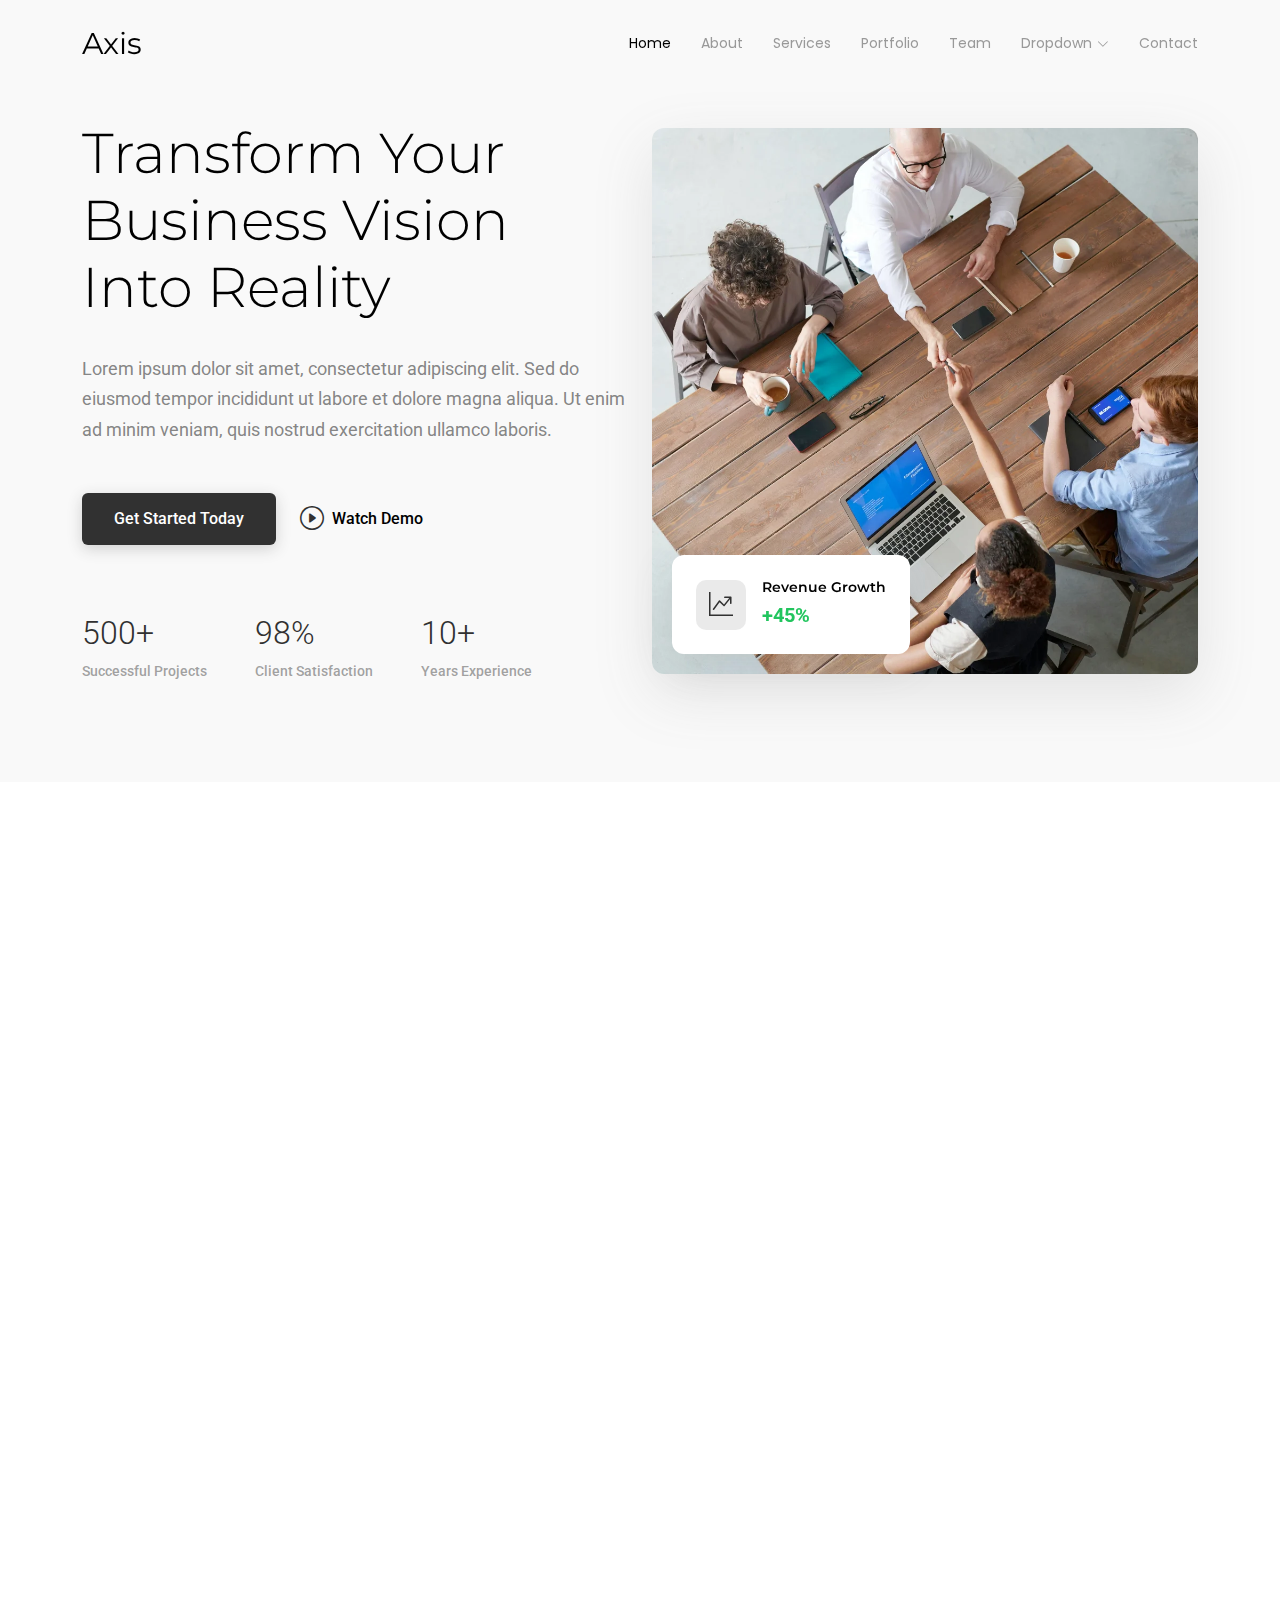
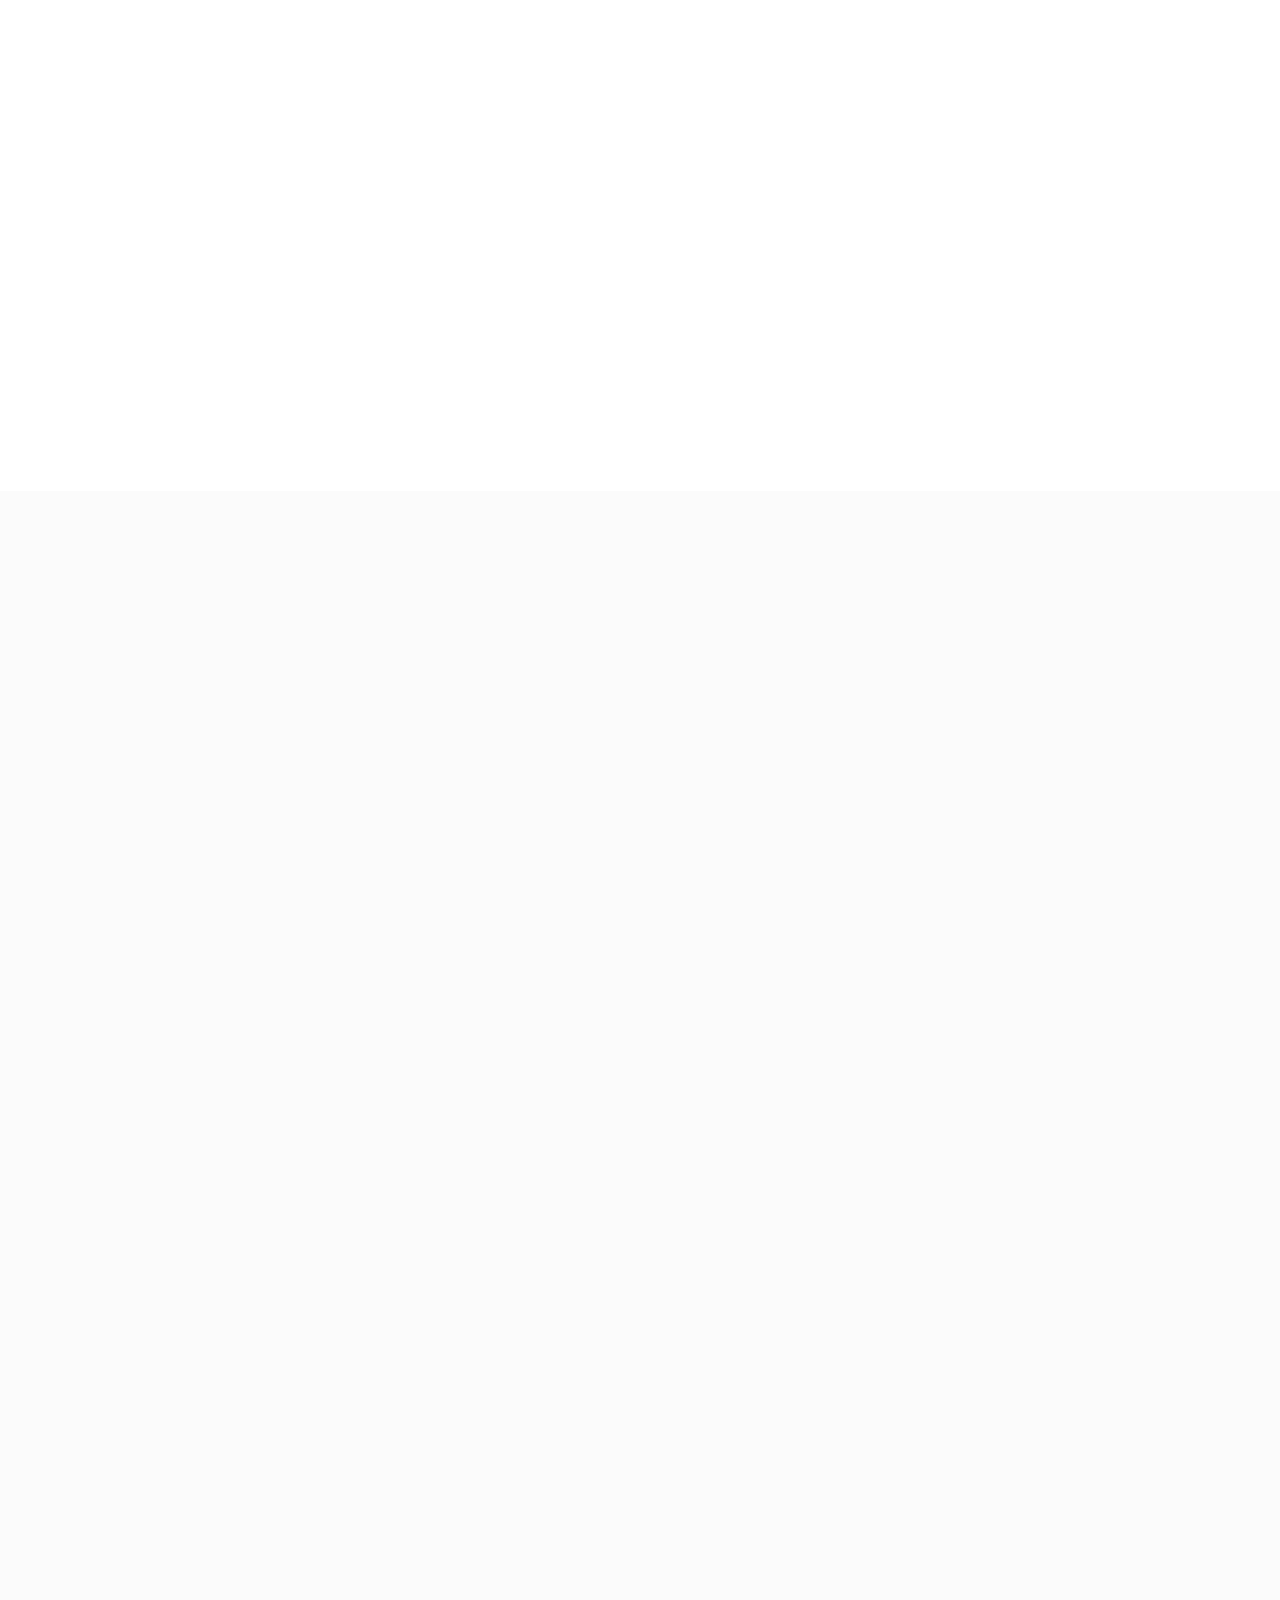
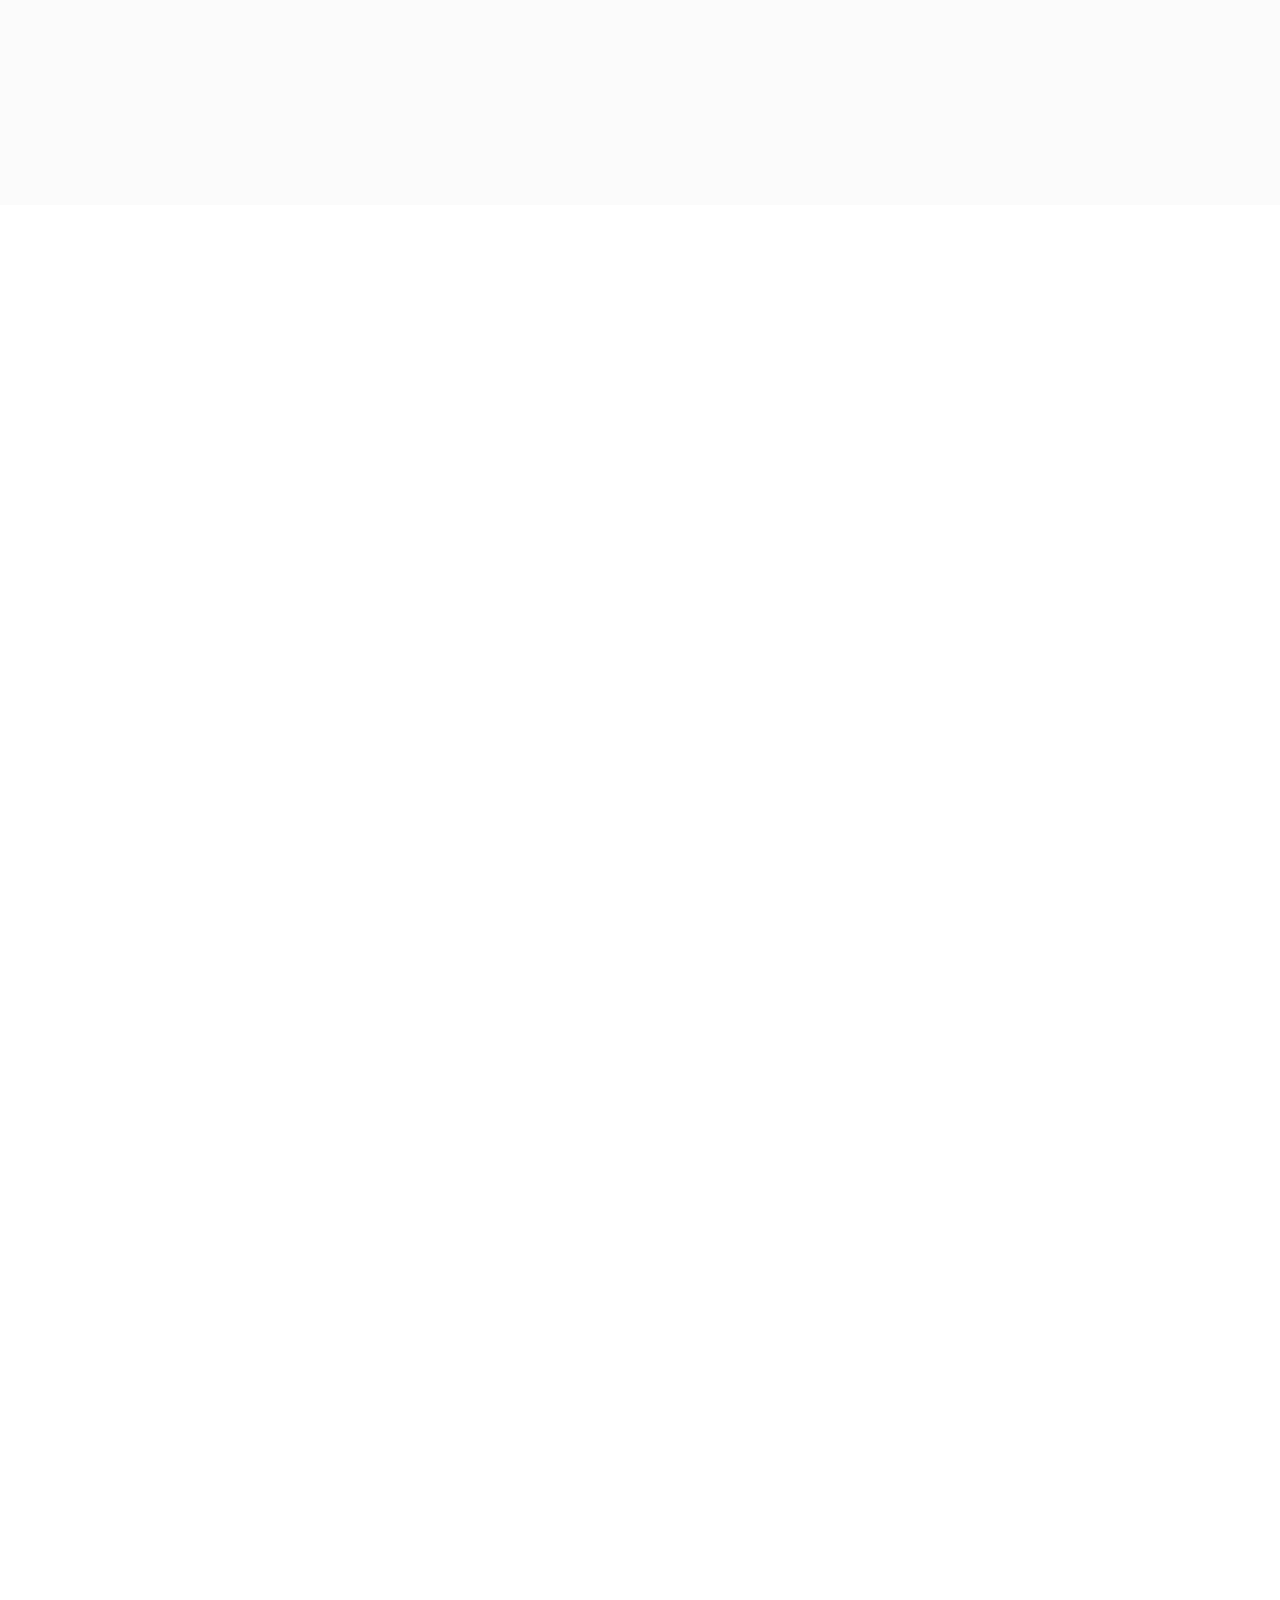
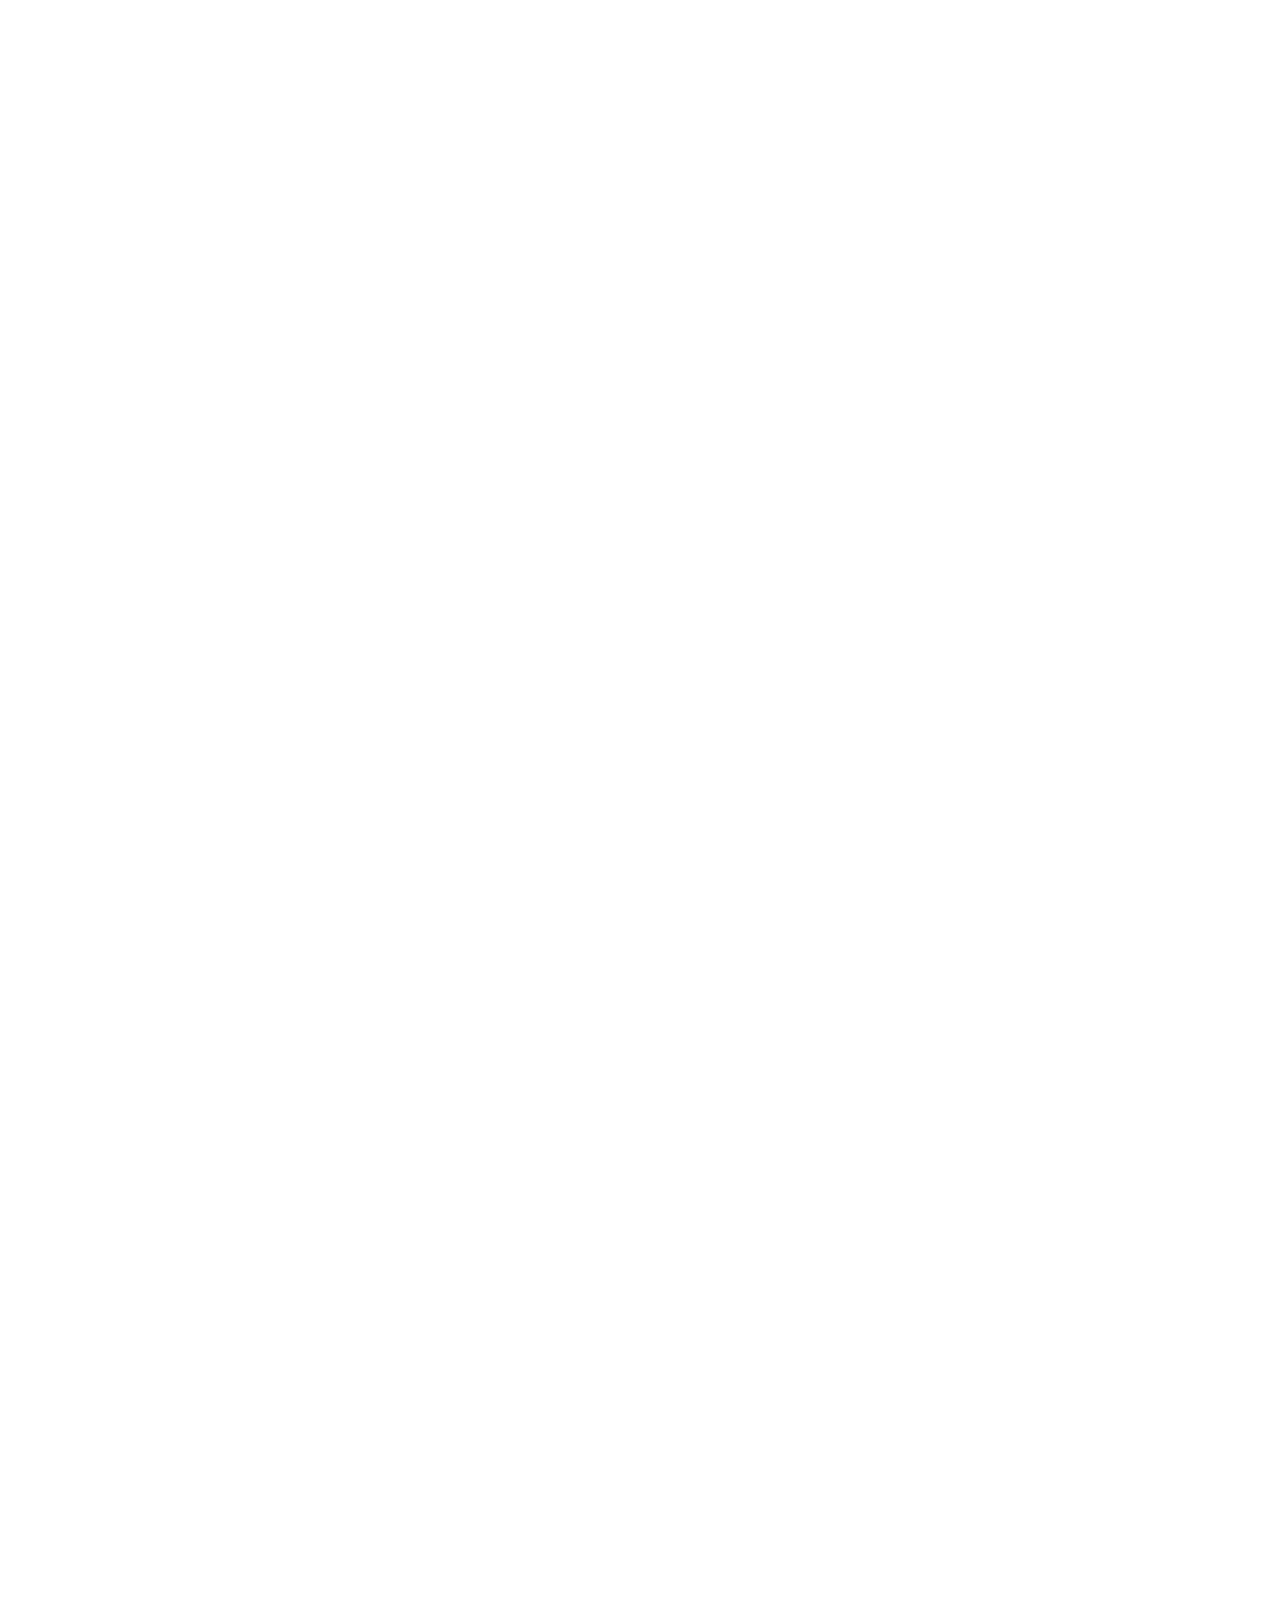
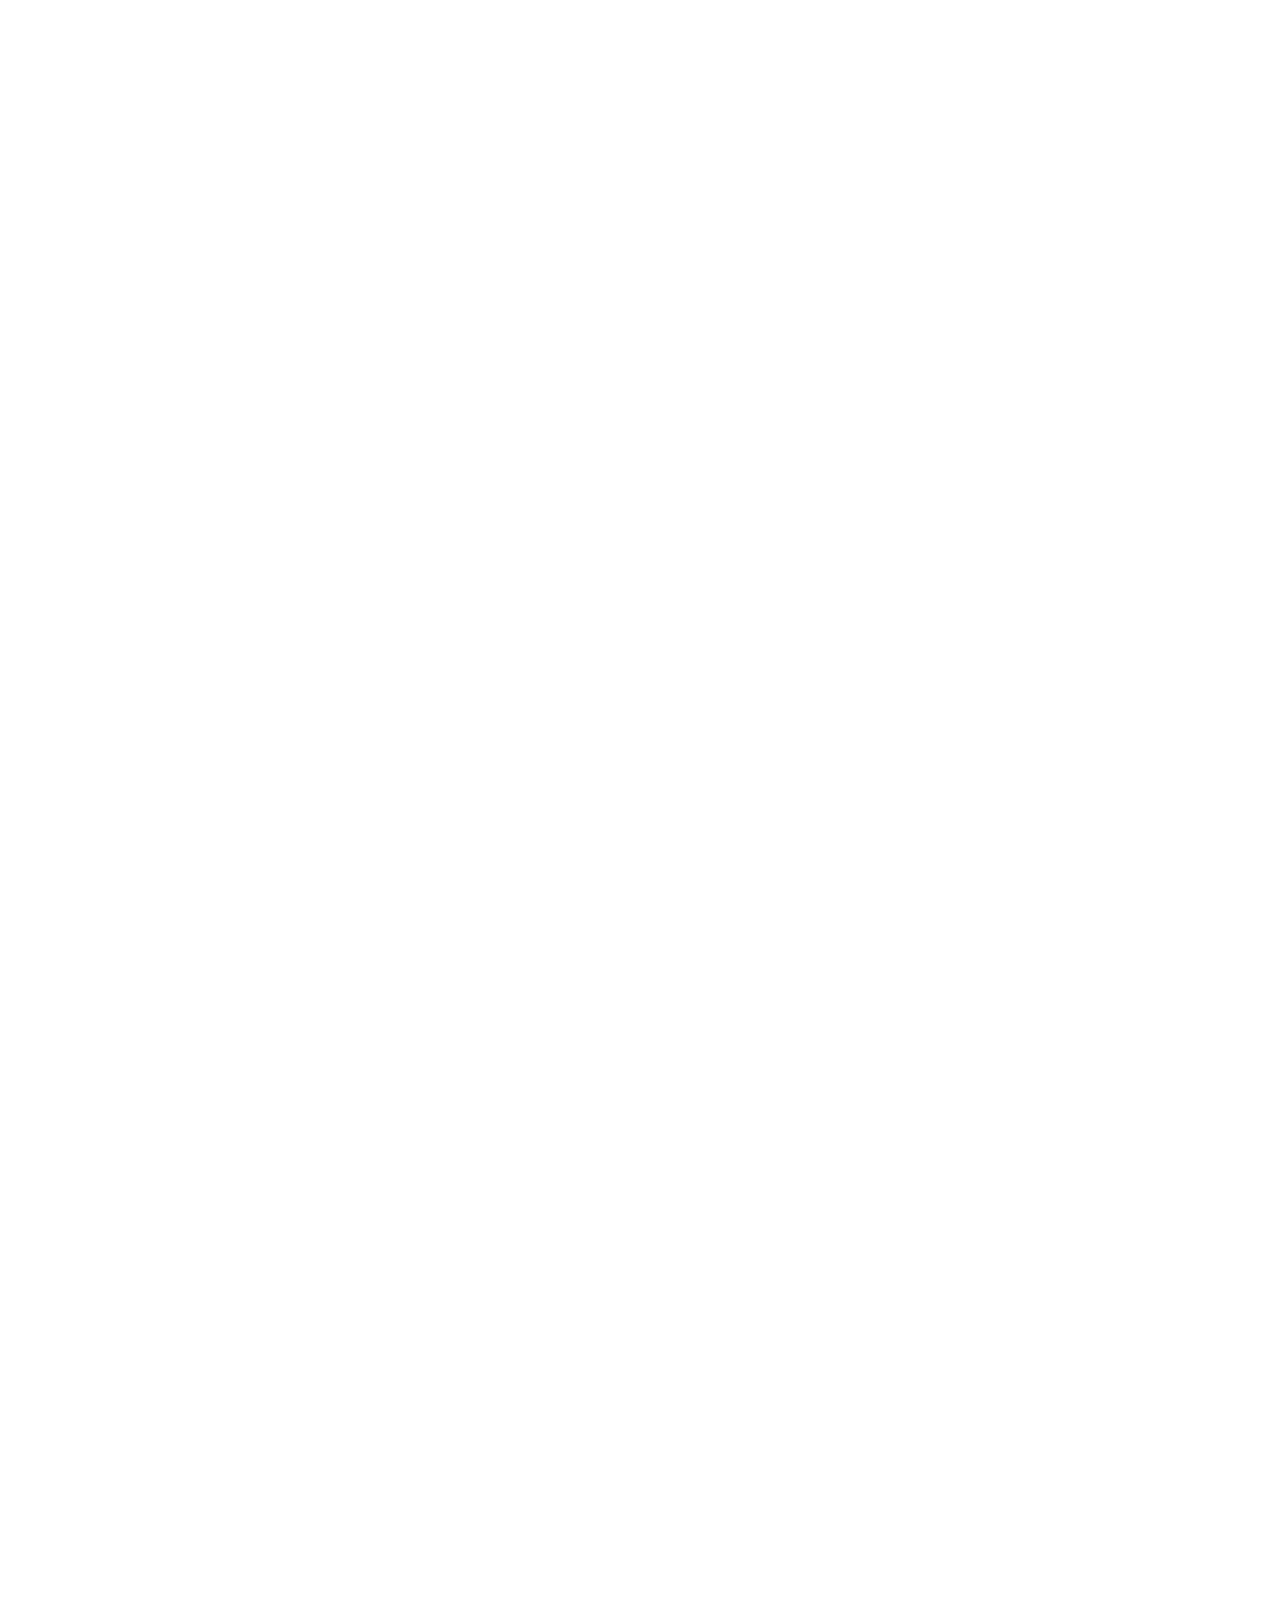
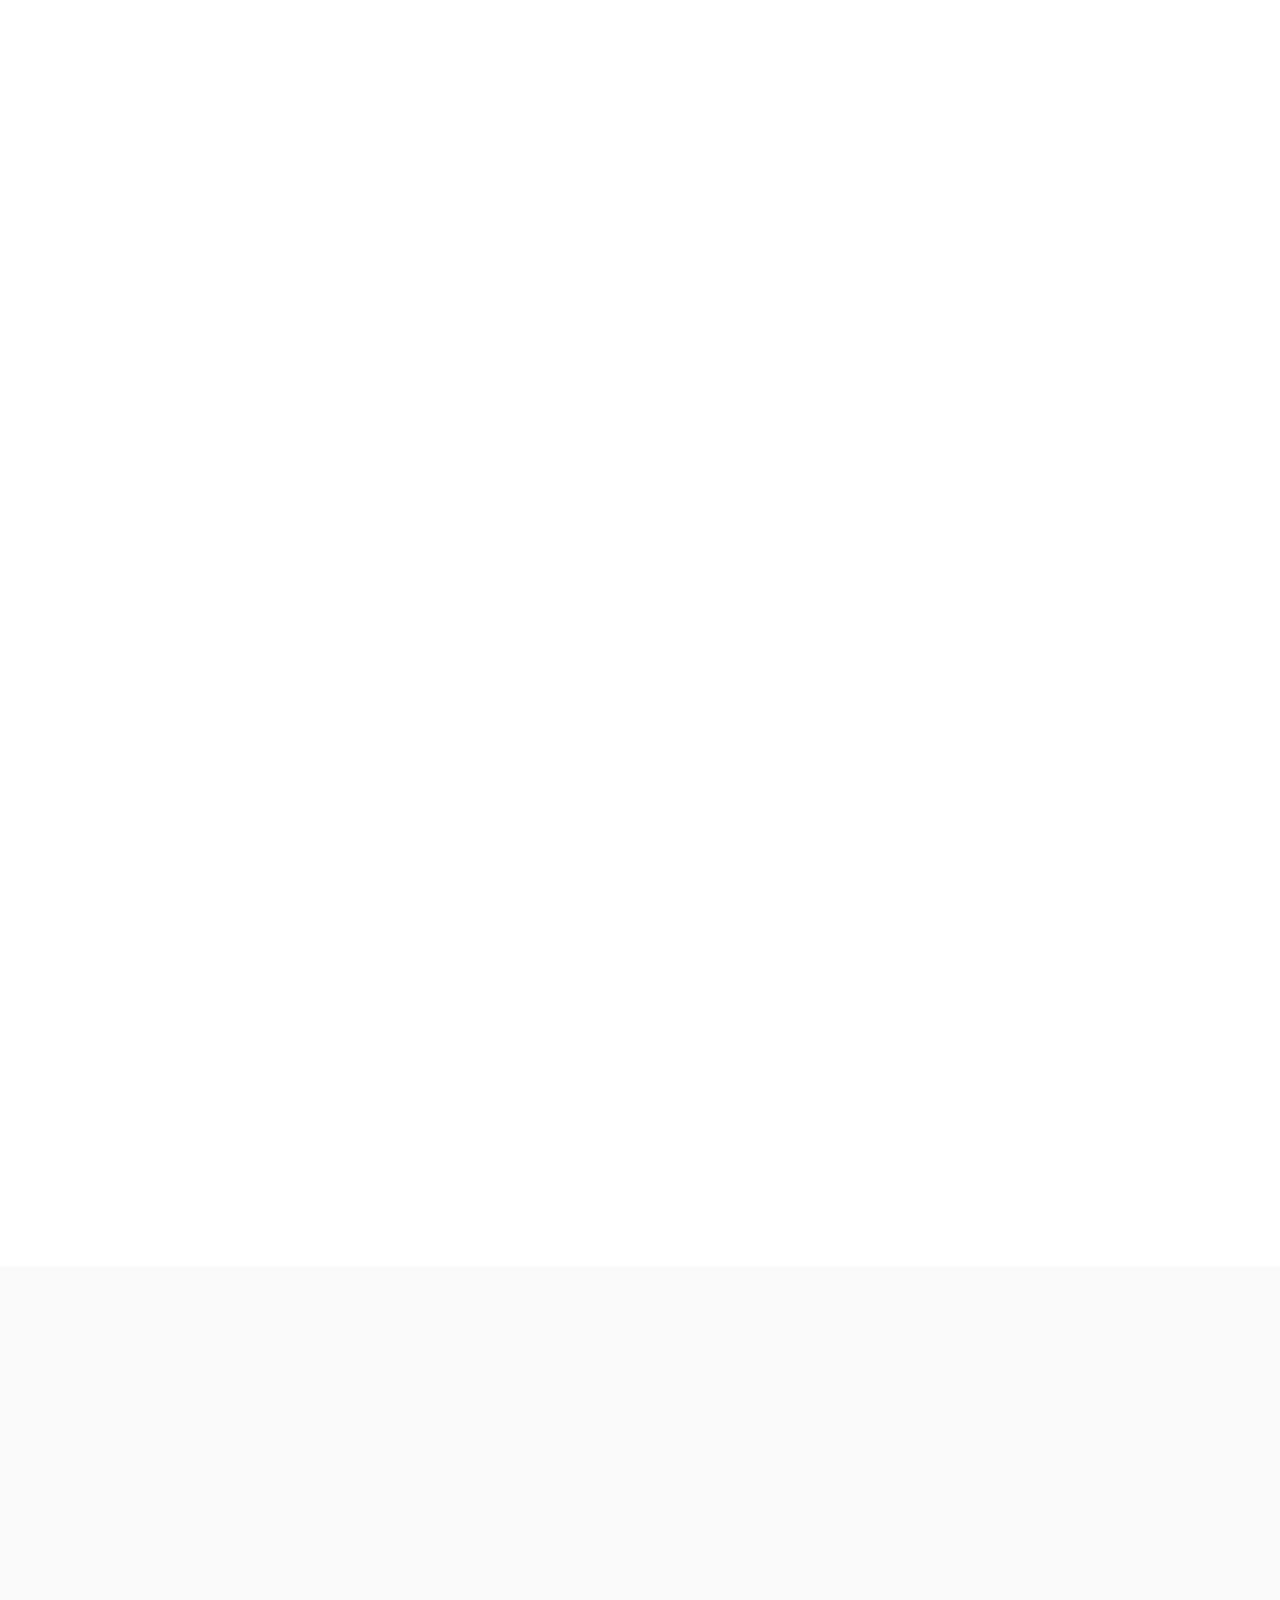
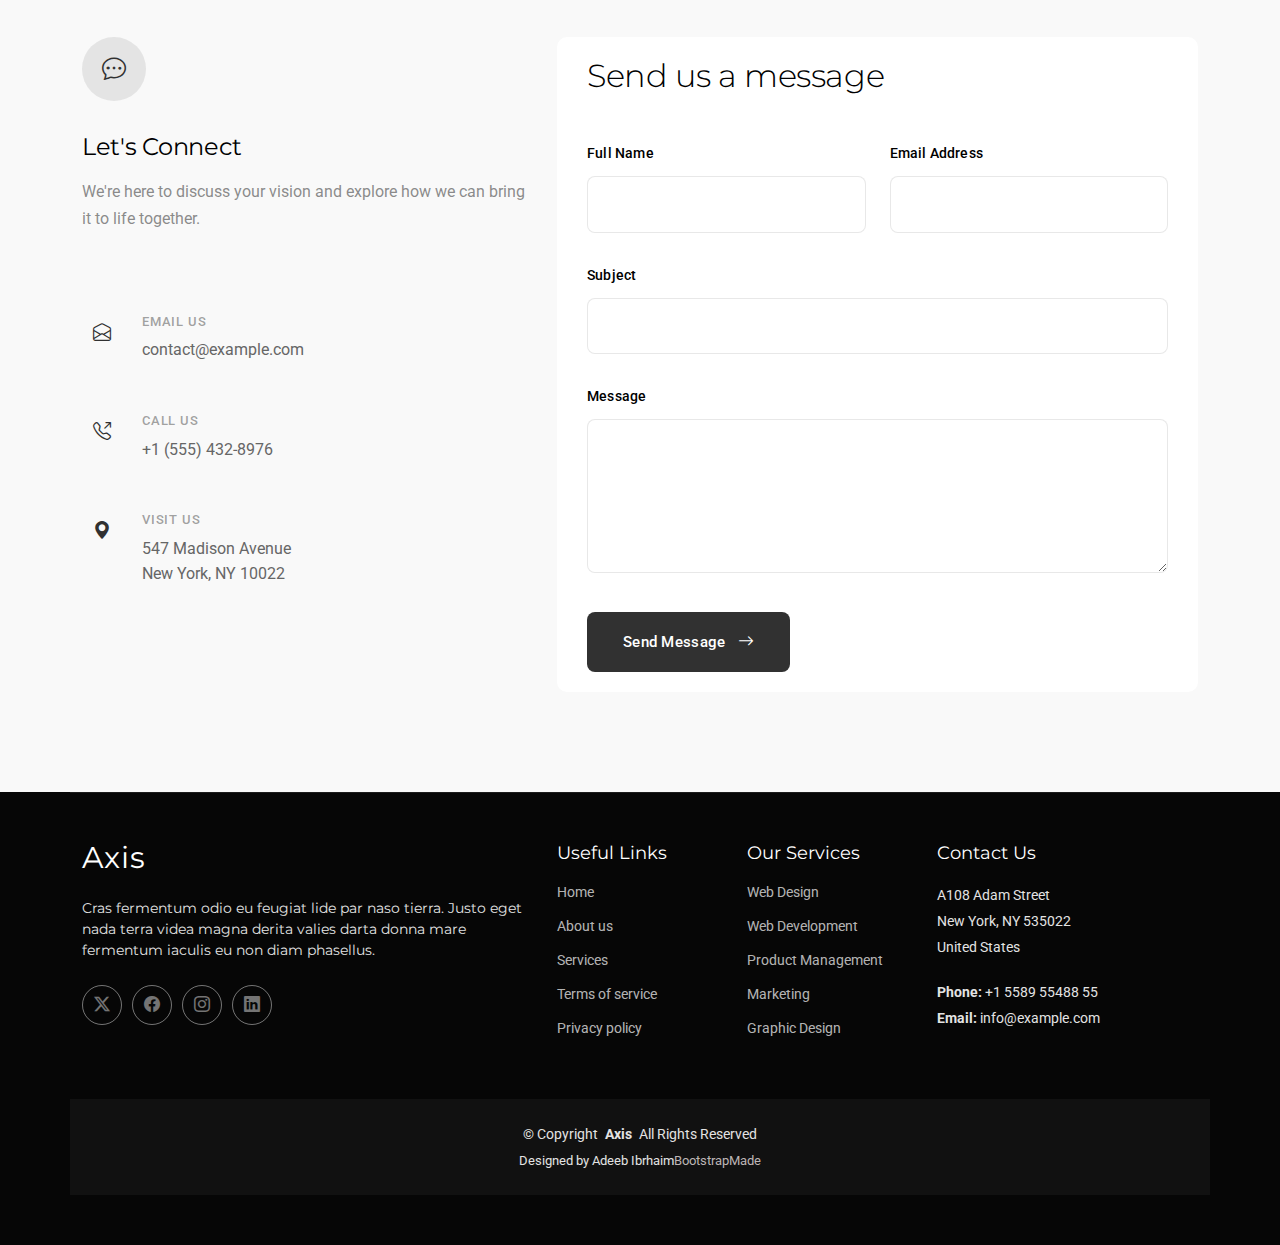
<file: index.html>
<!DOCTYPE html>
<html lang="en">

<head>
  <meta charset="utf-8">
  <meta content="width=device-width, initial-scale=1.0" name="viewport">
  <title>Index - Axis Bootstrap Template</title>
  <meta name="description" content="">
  <meta name="keywords" content="">

  <!-- Favicons -->
  <link href="assets/img/favicon.png" rel="icon">
  <link href="assets/img/apple-touch-icon.png" rel="apple-touch-icon">

  <!-- Fonts -->
  <link href="https://fonts.googleapis.com" rel="preconnect">
  <link href="https://fonts.gstatic.com" rel="preconnect" crossorigin>
  <link href="https://fonts.googleapis.com/css2?family=Roboto:ital,wght@0,100;0,300;0,400;0,500;0,700;0,900;1,100;1,300;1,400;1,500;1,700;1,900&family=Montserrat:ital,wght@0,100;0,200;0,300;0,400;0,500;0,600;0,700;0,800;0,900;1,100;1,200;1,300;1,400;1,500;1,600;1,700;1,800;1,900&family=Poppins:ital,wght@0,100;0,200;0,300;0,400;0,500;0,600;0,700;0,800;0,900;1,100;1,200;1,300;1,400;1,500;1,600;1,700;1,800;1,900&display=swap" rel="stylesheet">

  <!-- Vendor CSS Files -->
  <link href="assets/vendor/bootstrap/css/bootstrap.min.css" rel="stylesheet">
  <link href="assets/vendor/bootstrap-icons/bootstrap-icons.css" rel="stylesheet">
  <link href="assets/vendor/aos/aos.css" rel="stylesheet">
  <link href="assets/vendor/glightbox/css/glightbox.min.css" rel="stylesheet">
  <link href="assets/vendor/swiper/swiper-bundle.min.css" rel="stylesheet">

  <!-- Main CSS File -->
  <link href="assets/css/main.css" rel="stylesheet">

</head>

<body class="index-page">

  <header id="header" class="header d-flex align-items-center fixed-top">
    <div class="container-fluid container-xl position-relative d-flex align-items-center justify-content-between">

      <a href="index.html" class="logo d-flex align-items-center">
        <!-- <img src="assets/img/logo.webp" alt=""> -->
        <h1 class="sitename">Axis</h1>
      </a>

      <nav id="navmenu" class="navmenu">
        <ul>
          <li><a href="#hero" class="active">Home</a></li>
          <li><a href="#about">About</a></li>
          <li><a href="#services">Services</a></li>
          <li><a href="#portfolio">Portfolio</a></li>
          <li><a href="#team">Team</a></li>
          <li class="dropdown"><a href="#"><span>Dropdown</span> <i class="bi bi-chevron-down toggle-dropdown"></i></a>
            <ul>
              <li><a href="#">Dropdown 1</a></li>
              <li class="dropdown"><a href="#"><span>Deep Dropdown</span> <i class="bi bi-chevron-down toggle-dropdown"></i></a>
                <ul>
                  <li><a href="#">Deep Dropdown 1</a></li>
                  <li><a href="#">Deep Dropdown 2</a></li>
                  <li><a href="#">Deep Dropdown 3</a></li>
                  <li><a href="#">Deep Dropdown 4</a></li>
                  <li><a href="#">Deep Dropdown 5</a></li>
                </ul>
              </li>
              <li><a href="#">Dropdown 2</a></li>
              <li><a href="#">Dropdown 3</a></li>
              <li><a href="#">Dropdown 4</a></li>
            </ul>
          </li>
          <li><a href="#contact">Contact</a></li>
        </ul>
        <i class="mobile-nav-toggle d-xl-none bi bi-list"></i>
      </nav>

    </div>
  </header>

  <main class="main">

    <!-- Hero Section -->
    <section id="hero" class="hero section light-background">

      <div class="container" data-aos="fade-up" data-aos-delay="100">

        <div class="row align-items-center">
          <div class="col-lg-6">
            <div class="hero-content">
              <h1 data-aos="fade-up" data-aos-delay="200">Transform Your Business Vision Into Reality</h1>
              <p data-aos="fade-up" data-aos-delay="300">Lorem ipsum dolor sit amet, consectetur adipiscing elit. Sed do eiusmod tempor incididunt ut labore et dolore magna aliqua. Ut enim ad minim veniam, quis nostrud exercitation ullamco laboris.</p>
              <div class="hero-cta" data-aos="fade-up" data-aos-delay="400">
                <a href="#about" class="btn-primary">Get Started Today</a>
                <a href="#https://www.youtube.com/watch?v=Y7f98aduVJ8" class="btn-secondary glightbox">
                  <i class="bi bi-play-circle"></i>
                  Watch Demo
                </a>
              </div>
              <div class="hero-stats" data-aos="fade-up" data-aos-delay="500">
                <div class="stat-item">
                  <div class="stat-number">500+</div>
                  <div class="stat-label">Successful Projects</div>
                </div>
                <div class="stat-item">
                  <div class="stat-number">98%</div>
                  <div class="stat-label">Client Satisfaction</div>
                </div>
                <div class="stat-item">
                  <div class="stat-number">10+</div>
                  <div class="stat-label">Years Experience</div>
                </div>
              </div>
            </div>
          </div>

          <div class="col-lg-6">
            <div class="hero-image" data-aos="fade-left" data-aos-delay="300">
              <img src="assets/img/about/about-square-10.webp" alt="Business Success" class="img-fluid">
              <div class="floating-card" data-aos="zoom-in" data-aos-delay="600">
                <div class="card-icon">
                  <i class="bi bi-graph-up-arrow"></i>
                </div>
                <div class="card-content">
                  <h5>Revenue Growth</h5>
                  <div class="growth-percentage">+45%</div>
                </div>
              </div>
            </div>
          </div>
        </div>

      </div>

    </section><!-- /Hero Section -->

    <!-- About Section -->
    <section id="about" class="about section">

      <!-- Section Title -->
      <div class="container section-title" data-aos="fade-up">
        <span class="subtitle">About</span>
        <h2>About Us</h2>
        <p>Necessitatibus eius consequatur ex aliquid fuga eum quidem sint consectetur velit. Sed ut perspiciatis unde omnis iste natus error sit voluptatem accusantium doloremque laudantium totam rem aperiam</p>
      </div><!-- End Section Title -->

      <div class="container" data-aos="fade-up" data-aos-delay="100">

        <div class="row align-items-center">
          <div class="col-lg-6" data-aos="fade-right" data-aos-delay="200">
            <div class="content">
              <h2>Crafting Excellence Through Innovation and Dedication</h2>
              <p class="lead">We are passionate professionals committed to delivering exceptional results that exceed expectations and drive meaningful transformation.</p>

              <p>Lorem ipsum dolor sit amet, consectetur adipiscing elit, sed do eiusmod tempor incididunt ut labore et dolore magna aliqua. Ut enim ad minim veniam, quis nostrud exercitation ullamco laboris nisi ut aliquip ex ea commodo consequat.</p>

              <p>Duis aute irure dolor in reprehenderit in voluptate velit esse cillum dolore eu fugiat nulla pariatur. Excepteur sint occaecat cupidatat non proident, sunt in culpa qui officia deserunt mollit anim id est laborum.</p>

              <div class="stats-row">
                <div class="stat-item">
                  <div class="stat-number purecounter" data-purecounter-start="0" data-purecounter-end="15" data-purecounter-duration="1"></div>
                  <div class="stat-label">Years Experience</div>
                </div>
                <div class="stat-item">
                  <div class="stat-number purecounter" data-purecounter-start="0" data-purecounter-end="850" data-purecounter-duration="1"></div>
                  <div class="stat-label">Projects Completed</div>
                </div>
                <div class="stat-item">
                  <div class="stat-number purecounter" data-purecounter-start="0" data-purecounter-end="240" data-purecounter-duration="1"></div>
                  <div class="stat-label">Happy Clients</div>
                </div>
              </div>

              <div class="cta-section">
                <a href="#" team="" class="btn-outline">Meet Our Team</a>
              </div>
            </div>
          </div>

          <div class="col-lg-6" data-aos="fade-left" data-aos-delay="300">
            <div class="image-wrapper">
              <img src="assets/img/about/about-square-12.webp" alt="About us" class="img-fluid">
              <div class="floating-card" data-aos="zoom-in" data-aos-delay="500">
                <div class="card-content">
                  <div class="icon">
                    <i class="bi bi-award"></i>
                  </div>
                  <div class="text">
                    <h4>Award Winning</h4>
                    <p>Recognized for excellence in our industry</p>
                  </div>
                </div>
              </div>
            </div>
          </div>
        </div>

      </div>

    </section><!-- /About Section -->

    <!-- Services Section -->
    <section id="services" class="services section">

      <!-- Section Title -->
      <div class="container section-title" data-aos="fade-up">
        <span class="subtitle">Services</span>
        <h2>What We Do Offer</h2>
        <p>Necessitatibus eius consequatur ex aliquid fuga eum quidem sint consectetur velit. Sed ut perspiciatis unde omnis iste natus error sit voluptatem accusantium doloremque laudantium totam rem aperiam</p>
      </div><!-- End Section Title -->

      <div class="container" data-aos="fade-up" data-aos-delay="100">

        <div class="row gy-5">

          <div class="col-lg-4 col-md-6" data-aos="fade-up" data-aos-delay="200">
            <div class="service-item">
              <div class="service-icon">
                <i class="bi bi-graph-up-arrow"></i>
              </div>
              <h3>Strategic Consulting</h3>
              <p>Pellentesque habitant morbi tristique senectus et netus et malesuada fames ac turpis egestas. Vestibulum tortor quam.</p>
              <a href="service-details.html" class="service-link">
                Learn More <i class="bi bi-arrow-right"></i>
              </a>
            </div>
          </div><!-- End Service Item -->

          <div class="col-lg-4 col-md-6" data-aos="fade-up" data-aos-delay="300">
            <div class="service-item">
              <div class="service-icon">
                <i class="bi bi-palette"></i>
              </div>
              <h3>Brand Development</h3>
              <p>Sed do eiusmod tempor incididunt ut labore et dolore magna aliqua. Ut enim ad minim veniam quis nostrud exercitation.</p>
              <a href="service-details.html" class="service-link">
                Learn More <i class="bi bi-arrow-right"></i>
              </a>
            </div>
          </div><!-- End Service Item -->

          <div class="col-lg-4 col-md-6" data-aos="fade-up" data-aos-delay="400">
            <div class="service-item">
              <div class="service-icon">
                <i class="bi bi-code-slash"></i>
              </div>
              <h3>Digital Solutions</h3>
              <p>Lorem ipsum dolor sit amet consectetur adipiscing elit. Mauris vitae congue nulla. Proin eget tortor risus vestibulum.</p>
              <a href="service-details.html" class="service-link">
                Learn More <i class="bi bi-arrow-right"></i>
              </a>
            </div>
          </div><!-- End Service Item -->

          <div class="col-lg-4 col-md-6" data-aos="fade-up" data-aos-delay="200">
            <div class="service-item">
              <div class="service-icon">
                <i class="bi bi-megaphone"></i>
              </div>
              <h3>Marketing Strategy</h3>
              <p>Vivamus magna justo lacinia eget consectetur sed convallis at tellus. Cras ultricies ligula sed magna dictum porta.</p>
              <a href="service-details.html" class="service-link">
                Learn More <i class="bi bi-arrow-right"></i>
              </a>
            </div>
          </div><!-- End Service Item -->

          <div class="col-lg-4 col-md-6" data-aos="fade-up" data-aos-delay="300">
            <div class="service-item">
              <div class="service-icon">
                <i class="bi bi-people"></i>
              </div>
              <h3>Team Building</h3>
              <p>Donec rutrum congue leo eget malesuada. Vestibulum ac diam sit amet quam vehicula elementum sed sit amet dui.</p>
              <a href="service-details.html" class="service-link">
                Learn More <i class="bi bi-arrow-right"></i>
              </a>
            </div>
          </div><!-- End Service Item -->

          <div class="col-lg-4 col-md-6" data-aos="fade-up" data-aos-delay="400">
            <div class="service-item">
              <div class="service-icon">
                <i class="bi bi-bar-chart"></i>
              </div>
              <h3>Data Analytics</h3>
              <p>Nulla porttitor accumsan tincidunt. Mauris blandit aliquet elit eget tincidunt nibh pulvinar a. Sed porttitor lectus nibh.</p>
              <a href="service-details.html" class="service-link">
                Learn More <i class="bi bi-arrow-right"></i>
              </a>
            </div>
          </div><!-- End Service Item -->

        </div>

      </div>

    </section><!-- /Services Section -->

    <!-- Why Us Section -->
    <section id="why-us" class="why-us section">

      <!-- Section Title -->
      <div class="container section-title" data-aos="fade-up">
        <span class="subtitle">Why Us</span>
        <h2>Why Choose Us</h2>
        <p>Necessitatibus eius consequatur ex aliquid fuga eum quidem sint consectetur velit. Sed ut perspiciatis unde omnis iste natus error sit voluptatem accusantium doloremque laudantium totam rem aperiam</p>
      </div><!-- End Section Title -->

      <div class="container" data-aos="fade-up" data-aos-delay="100">

        <div class="row">
          <div class="col-lg-6" data-aos="fade-right" data-aos-delay="200">
            <div class="content">
              <h2>Why Partner With Us</h2>
              <p>We deliver exceptional results through proven expertise, cutting-edge innovation, and unwavering commitment to your success. Our comprehensive approach ensures sustainable growth and competitive advantage.</p>
            </div>
          </div>
          <div class="col-lg-6" data-aos="fade-left" data-aos-delay="300">
            <div class="image-wrapper">
              <img src="assets/img/about/about-8.webp" alt="Professional team collaboration" class="img-fluid">
            </div>
          </div>
        </div>

        <div class="features-grid" data-aos="fade-up" data-aos-delay="400">
          <div class="row g-5">

            <div class="col-lg-6" data-aos="fade-up" data-aos-delay="100">
              <div class="feature-item">
                <div class="icon-wrapper">
                  <i class="bi bi-lightbulb"></i>
                </div>
                <div class="feature-content">
                  <h3>Innovation Leadership</h3>
                  <p>We stay ahead of industry trends, implementing cutting-edge technologies and methodologies that drive transformational results for your business growth.</p>
                </div>
              </div>
            </div><!-- End Feature Item -->

            <div class="col-lg-6" data-aos="fade-up" data-aos-delay="200">
              <div class="feature-item">
                <div class="icon-wrapper">
                  <i class="bi bi-award"></i>
                </div>
                <div class="feature-content">
                  <h3>Proven Expertise</h3>
                  <p>Our team brings decades of combined experience across multiple industries, ensuring strategic insights and tactical execution that delivers measurable outcomes.</p>
                </div>
              </div>
            </div><!-- End Feature Item -->

            <div class="col-lg-6" data-aos="fade-up" data-aos-delay="300">
              <div class="feature-item">
                <div class="icon-wrapper">
                  <i class="bi bi-headset"></i>
                </div>
                <div class="feature-content">
                  <h3>24/7 Dedicated Support</h3>
                  <p>Round-the-clock availability with personalized attention from dedicated account managers who understand your unique challenges and objectives.</p>
                </div>
              </div>
            </div><!-- End Feature Item -->

            <div class="col-lg-6" data-aos="fade-up" data-aos-delay="400">
              <div class="feature-item">
                <div class="icon-wrapper">
                  <i class="bi bi-graph-up-arrow"></i>
                </div>
                <div class="feature-content">
                  <h3>Cost Efficiency</h3>
                  <p>Streamlined processes and intelligent resource allocation reduce overhead while maximizing ROI, delivering premium results within your budget parameters.</p>
                </div>
              </div>
            </div><!-- End Feature Item -->

          </div>
        </div>

      </div>

    </section><!-- /Why Us Section -->

    <!-- Portfolio Section -->
    <section id="portfolio" class="portfolio section">

      <!-- Section Title -->
      <div class="container section-title" data-aos="fade-up">
        <span class="subtitle">Portfolio</span>
        <h2>Check Our Portfolio</h2>
        <p>Necessitatibus eius consequatur ex aliquid fuga eum quidem sint consectetur velit. Sed ut perspiciatis unde omnis iste natus error sit voluptatem accusantium doloremque laudantium totam rem aperiam</p>
      </div><!-- End Section Title -->

      <div class="container" data-aos="fade-up" data-aos-delay="100">

        <div class="isotope-layout" data-default-filter="*" data-layout="masonry" data-sort="original-order">
          <ul class="portfolio-filters isotope-filters" data-aos="fade-up" data-aos-delay="200">
            <li data-filter="*" class="filter-active">All Work</li>
            <li data-filter=".filter-design">Digital Design</li>
            <li data-filter=".filter-development">Development</li>
            <li data-filter=".filter-strategy">Strategy</li>
            <li data-filter=".filter-consulting">Consulting</li>
          </ul><!-- End Portfolio Filters -->

          <div class="row gy-5 isotope-container" data-aos="fade-up" data-aos-delay="300">

            <div class="col-lg-12 portfolio-item isotope-item filter-design">
              <article class="portfolio-card">
                <div class="row g-4">
                  <div class="col-md-6">
                    <div class="project-visual">
                      <img src="assets/img/portfolio/portfolio-1.webp" alt="Enterprise Digital Platform" class="img-fluid" loading="lazy">
                      <div class="project-overlay">
                        <div class="overlay-content">
                          <a href="assets/img/portfolio/portfolio-1.webp" class="view-project glightbox" aria-label="View project image">
                            <i class="bi bi-eye"></i>
                          </a>
                          <a href="#" class="project-link" aria-label="View project details">
                            <i class="bi bi-arrow-up-right"></i>
                          </a>
                        </div>
                      </div>
                    </div>
                  </div>
                  <div class="col-md-6">
                    <div class="project-details">
                      <div class="project-header">
                        <span class="project-category">Digital Design</span>
                        <time class="project-year">2024</time>
                      </div>
                      <h3 class="project-title">Enterprise Digital Platform</h3>
                      <p class="project-description">Sed ut perspiciatis unde omnis iste natus error sit voluptatem accusantium doloremque laudantium totam rem aperiam.</p>
                      <div class="project-meta">
                        <span class="client-name">Fortune 500 Company</span>
                        <div class="project-scope">
                          <span class="scope-item">UX Design</span>
                          <span class="scope-item">Development</span>
                          <span class="scope-item">Strategy</span>
                        </div>
                      </div>
                    </div>
                  </div>
                </div>
              </article>
            </div>

            <div class="col-lg-12 portfolio-item isotope-item filter-development">
              <article class="portfolio-card">
                <div class="row g-4">
                  <div class="col-md-6 order-md-2">
                    <div class="project-visual">
                      <img src="assets/img/portfolio/portfolio-3.webp" alt="SaaS Product Suite" class="img-fluid" loading="lazy">
                      <div class="project-overlay">
                        <div class="overlay-content">
                          <a href="assets/img/portfolio/portfolio-3.webp" class="view-project glightbox" aria-label="View project image">
                            <i class="bi bi-eye"></i>
                          </a>
                          <a href="#" class="project-link" aria-label="View project details">
                            <i class="bi bi-arrow-up-right"></i>
                          </a>
                        </div>
                      </div>
                    </div>
                  </div>
                  <div class="col-md-6 order-md-1">
                    <div class="project-details">
                      <div class="project-header">
                        <span class="project-category">Development</span>
                        <time class="project-year">2024</time>
                      </div>
                      <h3 class="project-title">SaaS Product Suite</h3>
                      <p class="project-description">At vero eos et accusamus et iusto odio dignissimos ducimus qui blanditiis praesentium voluptatum deleniti atque corrupti.</p>
                      <div class="project-meta">
                        <span class="client-name">Tech Startup</span>
                        <div class="project-scope">
                          <span class="scope-item">Full Stack</span>
                          <span class="scope-item">Cloud Architecture</span>
                          <span class="scope-item">DevOps</span>
                        </div>
                      </div>
                    </div>
                  </div>
                </div>
              </article>
            </div>

            <div class="col-lg-12 portfolio-item isotope-item filter-strategy">
              <article class="portfolio-card">
                <div class="row g-4">
                  <div class="col-md-6">
                    <div class="project-visual">
                      <img src="assets/img/portfolio/portfolio-5.webp" alt="Brand Transformation" class="img-fluid" loading="lazy">
                      <div class="project-overlay">
                        <div class="overlay-content">
                          <a href="assets/img/portfolio/portfolio-5.webp" class="view-project glightbox" aria-label="View project image">
                            <i class="bi bi-eye"></i>
                          </a>
                          <a href="#" class="project-link" aria-label="View project details">
                            <i class="bi bi-arrow-up-right"></i>
                          </a>
                        </div>
                      </div>
                    </div>
                  </div>
                  <div class="col-md-6">
                    <div class="project-details">
                      <div class="project-header">
                        <span class="project-category">Strategy</span>
                        <time class="project-year">2023</time>
                      </div>
                      <h3 class="project-title">Brand Transformation</h3>
                      <p class="project-description">Excepteur sint occaecat cupidatat non proident sunt in culpa qui officia deserunt mollit anim id est laborum.</p>
                      <div class="project-meta">
                        <span class="client-name">Global Corporation</span>
                        <div class="project-scope">
                          <span class="scope-item">Brand Strategy</span>
                          <span class="scope-item">Visual Identity</span>
                          <span class="scope-item">Guidelines</span>
                        </div>
                      </div>
                    </div>
                  </div>
                </div>
              </article>
            </div>

            <div class="col-lg-12 portfolio-item isotope-item filter-consulting">
              <article class="portfolio-card">
                <div class="row g-4">
                  <div class="col-md-6 order-md-2">
                    <div class="project-visual">
                      <img src="assets/img/portfolio/portfolio-6.webp" alt="Digital Transformation" class="img-fluid" loading="lazy">
                      <div class="project-overlay">
                        <div class="overlay-content">
                          <a href="assets/img/portfolio/portfolio-6.webp" class="view-project glightbox" aria-label="View project image">
                            <i class="bi bi-eye"></i>
                          </a>
                          <a href="#" class="project-link" aria-label="View project details">
                            <i class="bi bi-arrow-up-right"></i>
                          </a>
                        </div>
                      </div>
                    </div>
                  </div>
                  <div class="col-md-6 order-md-1">
                    <div class="project-details">
                      <div class="project-header">
                        <span class="project-category">Consulting</span>
                        <time class="project-year">2024</time>
                      </div>
                      <h3 class="project-title">Digital Transformation</h3>
                      <p class="project-description">Lorem ipsum dolor sit amet consectetur adipiscing elit sed do eiusmod tempor incididunt ut labore et dolore magna aliqua.</p>
                      <div class="project-meta">
                        <span class="client-name">Healthcare Provider</span>
                        <div class="project-scope">
                          <span class="scope-item">Process Optimization</span>
                          <span class="scope-item">Technology Audit</span>
                          <span class="scope-item">Implementation</span>
                        </div>
                      </div>
                    </div>
                  </div>
                </div>
              </article>
            </div>

            <div class="col-lg-12 portfolio-item isotope-item filter-design">
              <article class="portfolio-card">
                <div class="row g-4">
                  <div class="col-md-6">
                    <div class="project-visual">
                      <img src="assets/img/portfolio/portfolio-2.webp" alt="E-commerce Experience" class="img-fluid" loading="lazy">
                      <div class="project-overlay">
                        <div class="overlay-content">
                          <a href="assets/img/portfolio/portfolio-2.webp" class="view-project glightbox" aria-label="View project image">
                            <i class="bi bi-eye"></i>
                          </a>
                          <a href="#" class="project-link" aria-label="View project details">
                            <i class="bi bi-arrow-up-right"></i>
                          </a>
                        </div>
                      </div>
                    </div>
                  </div>
                  <div class="col-md-6">
                    <div class="project-details">
                      <div class="project-header">
                        <span class="project-category">Digital Design</span>
                        <time class="project-year">2024</time>
                      </div>
                      <h3 class="project-title">E-commerce Experience</h3>
                      <p class="project-description">Duis aute irure dolor in reprehenderit in voluptate velit esse cillum dolore eu fugiat nulla pariatur excepteur sint.</p>
                      <div class="project-meta">
                        <span class="client-name">Retail Brand</span>
                        <div class="project-scope">
                          <span class="scope-item">User Experience</span>
                          <span class="scope-item">Interface Design</span>
                          <span class="scope-item">Conversion Optimization</span>
                        </div>
                      </div>
                    </div>
                  </div>
                </div>
              </article>
            </div>

            <div class="col-lg-12 portfolio-item isotope-item filter-development">
              <article class="portfolio-card">
                <div class="row g-4">
                  <div class="col-md-6 order-md-2">
                    <div class="project-visual">
                      <img src="assets/img/portfolio/portfolio-4.webp" alt="Mobile Application" class="img-fluid" loading="lazy">
                      <div class="project-overlay">
                        <div class="overlay-content">
                          <a href="assets/img/portfolio/portfolio-4.webp" class="view-project glightbox" aria-label="View project image">
                            <i class="bi bi-eye"></i>
                          </a>
                          <a href="#" class="project-link" aria-label="View project details">
                            <i class="bi bi-arrow-up-right"></i>
                          </a>
                        </div>
                      </div>
                    </div>
                  </div>
                  <div class="col-md-6 order-md-1">
                    <div class="project-details">
                      <div class="project-header">
                        <span class="project-category">Development</span>
                        <time class="project-year">2023</time>
                      </div>
                      <h3 class="project-title">Mobile Application</h3>
                      <p class="project-description">Ut enim ad minim veniam quis nostrud exercitation ullamco laboris nisi ut aliquip ex ea commodo consequat duis aute.</p>
                      <div class="project-meta">
                        <span class="client-name">Financial Services</span>
                        <div class="project-scope">
                          <span class="scope-item">iOS Development</span>
                          <span class="scope-item">Android Development</span>
                          <span class="scope-item">API Integration</span>
                        </div>
                      </div>
                    </div>
                  </div>
                </div>
              </article>
            </div>

          </div><!-- End Portfolio Items Container -->

        </div>

        <div class="portfolio-conclusion" data-aos="fade-up" data-aos-delay="400">
          <div class="conclusion-content">
            <h4>Ready to elevate your business?</h4>
            <p>Let's discuss how we can transform your digital presence and drive meaningful results for your organization.</p>
            <div class="conclusion-actions">
              <a href="#contact" class="primary-action">
                Start Conversation
                <i class="bi bi-arrow-right"></i>
              </a>
              <a href="#portfolio" class="secondary-action">
                View All Projects
              </a>
            </div>
          </div>
        </div>

      </div>

    </section><!-- /Portfolio Section -->

    <!-- Team Section -->
    <section id="team" class="team section">

      <!-- Section Title -->
      <div class="container section-title" data-aos="fade-up">
        <span class="subtitle">Team</span>
        <h2>Meet Our Team</h2>
        <p>Necessitatibus eius consequatur ex aliquid fuga eum quidem sint consectetur velit. Sed ut perspiciatis unde omnis iste natus error sit voluptatem accusantium doloremque laudantium totam rem aperiam</p>
      </div><!-- End Section Title -->

      <div class="container" data-aos="fade-up" data-aos-delay="100">

        <div class="row gy-5">

          <div class="col-lg-3 col-md-6" data-aos="fade-up" data-aos-delay="200">
            <div class="team-member">
              <div class="member-img">
                <img src="assets/img/person/person-f-8.webp" class="img-fluid" alt="Sarah Johnson" loading="lazy">
              </div>
              <div class="member-info">
                <h4>Sarah Johnson</h4>
                <span>Chief Executive Officer</span>
                <p>Pellentesque habitant morbi tristique senectus et netus et malesuada fames ac turpis egestas vestibulum tortor quam.</p>
                <div class="social">
                  <a href="#"><i class="bi bi-twitter-x"></i></a>
                  <a href="#"><i class="bi bi-linkedin"></i></a>
                  <a href="#"><i class="bi bi-instagram"></i></a>
                </div>
              </div>
            </div>
          </div><!-- End Team Member -->

          <div class="col-lg-3 col-md-6" data-aos="fade-up" data-aos-delay="250">
            <div class="team-member">
              <div class="member-img">
                <img src="assets/img/person/person-m-12.webp" class="img-fluid" alt="Michael Chen" loading="lazy">
              </div>
              <div class="member-info">
                <h4>Michael Chen</h4>
                <span>Chief Technology Officer</span>
                <p>Mauris blandit aliquet elit eget tincidunt nibh pulvinar rutrum tellus ac blandit elit eget tincidunt mauris.</p>
                <div class="social">
                  <a href="#"><i class="bi bi-twitter-x"></i></a>
                  <a href="#"><i class="bi bi-linkedin"></i></a>
                  <a href="#"><i class="bi bi-github"></i></a>
                </div>
              </div>
            </div>
          </div><!-- End Team Member -->

          <div class="col-lg-3 col-md-6" data-aos="fade-up" data-aos-delay="300">
            <div class="team-member">
              <div class="member-img">
                <img src="assets/img/person/person-f-3.webp" class="img-fluid" alt="Emily Rodriguez" loading="lazy">
              </div>
              <div class="member-info">
                <h4>Emily Rodriguez</h4>
                <span>Creative Director</span>
                <p>Vestibulum ante ipsum primis in faucibus orci luctus et ultrices posuere cubilia curae donec velit neque auctor.</p>
                <div class="social">
                  <a href="#"><i class="bi bi-twitter-x"></i></a>
                  <a href="#"><i class="bi bi-linkedin"></i></a>
                  <a href="#"><i class="bi bi-dribbble"></i></a>
                </div>
              </div>
            </div>
          </div><!-- End Team Member -->

          <div class="col-lg-3 col-md-6" data-aos="fade-up" data-aos-delay="350">
            <div class="team-member">
              <div class="member-img">
                <img src="assets/img/person/person-m-7.webp" class="img-fluid" alt="David Thompson" loading="lazy">
              </div>
              <div class="member-info">
                <h4>David Thompson</h4>
                <span>Head of Operations</span>
                <p>Curabitur arcu erat accumsan id imperdiet et porttitor at sem nulla facilisi mauris sit amet massa vitae tortor.</p>
                <div class="social">
                  <a href="#"><i class="bi bi-twitter-x"></i></a>
                  <a href="#"><i class="bi bi-linkedin"></i></a>
                  <a href="#"><i class="bi bi-facebook"></i></a>
                </div>
              </div>
            </div>
          </div><!-- End Team Member -->

        </div>

      </div>

    </section><!-- /Team Section -->

    <!-- Testimonials Section -->
    <section id="testimonials" class="testimonials section">

      <!-- Section Title -->
      <div class="container section-title" data-aos="fade-up">
        <span class="subtitle">Testimonials</span>
        <h2>What They Say</h2>
        <p>Necessitatibus eius consequatur ex aliquid fuga eum quidem sint consectetur velit. Sed ut perspiciatis unde omnis iste natus error sit voluptatem accusantium doloremque laudantium totam rem aperiam</p>
      </div><!-- End Section Title -->

      <div class="container" data-aos="fade-up" data-aos-delay="100">

        <div class="testimonial-slider swiper init-swiper">
          <script type="application/json" class="swiper-config">
            {
              "loop": true,
              "speed": 600,
              "autoplay": {
                "delay": 4000
              },
              "slidesPerView": 1,
              "spaceBetween": 30,
              "navigation": {
                "nextEl": ".swiper-button-next",
                "prevEl": ".swiper-button-prev"
              },
              "breakpoints": {
                "768": {
                  "slidesPerView": 2
                },
                "1200": {
                  "slidesPerView": 3
                }
              }
            }
          </script>

          <div class="swiper-wrapper">

            <!-- Testimonial Slide 1 -->
            <div class="swiper-slide">
              <div class="testimonial-item" data-aos="zoom-in" data-aos-delay="200">
                <div class="testimonial-header">
                  <img src="assets/img/person/person-f-12.webp" alt="Client" class="img-fluid" loading="lazy">
                  <div class="rating">
                    <i class="bi bi-star-fill"></i>
                    <i class="bi bi-star-fill"></i>
                    <i class="bi bi-star-fill"></i>
                    <i class="bi bi-star-fill"></i>
                    <i class="bi bi-star-fill"></i>
                  </div>
                </div>
                <div class="testimonial-body">
                  <p>Excepteur sint occaecat cupidatat non proident, sunt in culpa qui officia deserunt mollit anim id est laborum consectetur adipiscing elit sed eiusmod tempor.</p>
                </div>
                <div class="testimonial-footer">
                  <h5>Jessica Martinez</h5>
                  <span>UX Designer</span>
                  <div class="quote-icon">
                    <i class="bi bi-chat-quote-fill"></i>
                  </div>
                </div>
              </div>
            </div><!-- End Testimonial Slide -->

            <!-- Testimonial Slide 2 -->
            <div class="swiper-slide">
              <div class="testimonial-item" data-aos="zoom-in" data-aos-delay="300">
                <div class="testimonial-header">
                  <img src="assets/img/person/person-m-8.webp" alt="Client" class="img-fluid" loading="lazy">
                  <div class="rating">
                    <i class="bi bi-star-fill"></i>
                    <i class="bi bi-star-fill"></i>
                    <i class="bi bi-star-fill"></i>
                    <i class="bi bi-star-fill"></i>
                    <i class="bi bi-star-fill"></i>
                  </div>
                </div>
                <div class="testimonial-body">
                  <p>Duis aute irure dolor in reprehenderit in voluptate velit esse cillum dolore eu fugiat nulla pariatur excepteur sint occaecat cupidatat non proident sunt in culpa.</p>
                </div>
                <div class="testimonial-footer">
                  <h5>David Rodriguez</h5>
                  <span>Software Engineer</span>
                  <div class="quote-icon">
                    <i class="bi bi-chat-quote-fill"></i>
                  </div>
                </div>
              </div>
            </div><!-- End Testimonial Slide -->

            <!-- Testimonial Slide 3 -->
            <div class="swiper-slide">
              <div class="testimonial-item" data-aos="zoom-in" data-aos-delay="400">
                <div class="testimonial-header">
                  <img src="assets/img/person/person-f-6.webp" alt="Client" class="img-fluid" loading="lazy">
                  <div class="rating">
                    <i class="bi bi-star-fill"></i>
                    <i class="bi bi-star-fill"></i>
                    <i class="bi bi-star-fill"></i>
                    <i class="bi bi-star-fill"></i>
                    <i class="bi bi-star-fill"></i>
                  </div>
                </div>
                <div class="testimonial-body">
                  <p>Lorem ipsum dolor sit amet consectetur adipiscing elit sed do eiusmod tempor incididunt ut labore et dolore magna aliqua ut enim ad minim veniam quis nostrud.</p>
                </div>
                <div class="testimonial-footer">
                  <h5>Amanda Wilson</h5>
                  <span>Creative Director</span>
                  <div class="quote-icon">
                    <i class="bi bi-chat-quote-fill"></i>
                  </div>
                </div>
              </div>
            </div><!-- End Testimonial Slide -->

            <!-- Testimonial Slide 4 -->
            <div class="swiper-slide">
              <div class="testimonial-item" data-aos="zoom-in" data-aos-delay="500">
                <div class="testimonial-header">
                  <img src="assets/img/person/person-m-12.webp" alt="Client" class="img-fluid" loading="lazy">
                  <div class="rating">
                    <i class="bi bi-star-fill"></i>
                    <i class="bi bi-star-fill"></i>
                    <i class="bi bi-star-fill"></i>
                    <i class="bi bi-star-fill"></i>
                    <i class="bi bi-star-fill"></i>
                  </div>
                </div>
                <div class="testimonial-body">
                  <p>Sed ut perspiciatis unde omnis iste natus error sit voluptatem accusantium doloremque laudantium totam rem aperiam eaque ipsa quae ab illo inventore veritatis.</p>
                </div>
                <div class="testimonial-footer">
                  <h5>Ryan Thompson</h5>
                  <span>Business Analyst</span>
                  <div class="quote-icon">
                    <i class="bi bi-chat-quote-fill"></i>
                  </div>
                </div>
              </div>
            </div><!-- End Testimonial Slide -->

            <!-- Testimonial Slide 5 -->
            <div class="swiper-slide">
              <div class="testimonial-item" data-aos="zoom-in" data-aos-delay="600">
                <div class="testimonial-header">
                  <img src="assets/img/person/person-f-10.webp" alt="Client" class="img-fluid" loading="lazy">
                  <div class="rating">
                    <i class="bi bi-star-fill"></i>
                    <i class="bi bi-star-fill"></i>
                    <i class="bi bi-star-fill"></i>
                    <i class="bi bi-star-fill"></i>
                    <i class="bi bi-star-fill"></i>
                  </div>
                </div>
                <div class="testimonial-body">
                  <p>At vero eos et accusamus et iusto odio dignissimos ducimus qui blanditiis praesentium voluptatum deleniti atque corrupti quos dolores et quas molestias excepturi.</p>
                </div>
                <div class="testimonial-footer">
                  <h5>Rachel Chen</h5>
                  <span>Project Manager</span>
                  <div class="quote-icon">
                    <i class="bi bi-chat-quote-fill"></i>
                  </div>
                </div>
              </div>
            </div><!-- End Testimonial Slide -->

          </div>

          <div class="swiper-navigation">
            <div class="swiper-button-prev"></div>
            <div class="swiper-button-next"></div>
          </div>

        </div>

      </div>

    </section><!-- /Testimonials Section -->

    <!-- Contact Section -->
    <section id="contact" class="contact section light-background">
      <!-- Section Title -->
      <div class="container section-title" data-aos="fade-up">
        <span class="subtitle">Contact</span>
        <h2>Let's Connect</h2>
        <p>Necessitatibus eius consequatur ex aliquid fuga eum quidem sint consectetur velit. Sed ut perspiciatis unde omnis iste natus error sit voluptatem accusantium doloremque laudantium totam rem aperiam</p>
      </div><!-- End Section Title -->

      <div class="container">
        <div class="row gy-4">
          <div class="col-lg-5">

            <div class="info-item">
              <div class="info-icon">
                <i class="bi bi-chat-dots"></i>
              </div>
              <div class="info-content">
                <h4>Let's Connect</h4>
                <p>We're here to discuss your vision and explore how we can bring it to life together.</p>
              </div>
            </div>

            <div class="contact-details">

              <div class="detail-item">
                <div class="detail-icon">
                  <i class="bi bi-envelope-open"></i>
                </div>
                <div class="detail-content">
                  <span class="detail-label">Email us</span>
                  <span class="detail-value">contact@example.com</span>
                </div>
              </div>

              <div class="detail-item">
                <div class="detail-icon">
                  <i class="bi bi-telephone-outbound"></i>
                </div>
                <div class="detail-content">
                  <span class="detail-label">Call us</span>
                  <span class="detail-value">+1 (555) 432-8976</span>
                </div>
              </div>

              <div class="detail-item">
                <div class="detail-icon">
                  <i class="bi bi-geo-alt-fill"></i>
                </div>
                <div class="detail-content">
                  <span class="detail-label">Visit us</span>
                  <span class="detail-value">547 Madison Avenue<br>New York, NY 10022</span>
                </div>
              </div>

            </div>

          </div>

          <div class="col-lg-7">
            <div class="form-wrapper">
              <div class="form-header">
                <h3>Send us a message</h3>
              </div>

              <form action="forms/contact.php" method="post" class="php-email-form">

                <div class="row">
                  <div class="col-md-6">
                    <div class="form-group">
                      <label>Full Name</label>
                      <input type="text" name="name" required="">
                    </div>
                  </div>
                  <div class="col-md-6">
                    <div class="form-group">
                      <label>Email Address</label>
                      <input type="email" name="email" required="">
                    </div>
                  </div>
                </div>

                <div class="form-group">
                  <label>Subject</label>
                  <input type="text" name="subject" required="">
                </div>

                <div class="form-group">
                  <label for="projectMessage">Message</label>
                  <textarea name="message" id="projectMessage" rows="5" required=""></textarea>
                </div>

                <div class="my-3">
                  <div class="loading">Loading</div>
                  <div class="error-message"></div>
                  <div class="sent-message">Your message has been sent. Thank you!</div>
                </div>

                <button type="submit" class="submit-btn">
                  <span>Send Message</span>
                  <i class="bi bi-arrow-right"></i>
                </button>

              </form>

            </div>

          </div>

        </div>
      </div>

    </section><!-- /Contact Section -->

  </main>

  <footer id="footer" class="footer dark-background">

    <div class="container footer-top">
      <div class="row gy-4">
        <div class="col-lg-5 col-md-12 footer-about">
          <a href="index.html" class="logo d-flex align-items-center">
            <span class="sitename">Axis</span>
          </a>
          <p>Cras fermentum odio eu feugiat lide par naso tierra. Justo eget nada terra videa magna derita valies darta donna mare fermentum iaculis eu non diam phasellus.</p>
          <div class="social-links d-flex mt-4">
            <a href=""><i class="bi bi-twitter-x"></i></a>
            <a href=""><i class="bi bi-facebook"></i></a>
            <a href=""><i class="bi bi-instagram"></i></a>
            <a href=""><i class="bi bi-linkedin"></i></a>
          </div>
        </div>

        <div class="col-lg-2 col-6 footer-links">
          <h4>Useful Links</h4>
          <ul>
            <li><a href="#">Home</a></li>
            <li><a href="#">About us</a></li>
            <li><a href="#">Services</a></li>
            <li><a href="#">Terms of service</a></li>
            <li><a href="#">Privacy policy</a></li>
          </ul>
        </div>

        <div class="col-lg-2 col-6 footer-links">
          <h4>Our Services</h4>
          <ul>
            <li><a href="#">Web Design</a></li>
            <li><a href="#">Web Development</a></li>
            <li><a href="#">Product Management</a></li>
            <li><a href="#">Marketing</a></li>
            <li><a href="#">Graphic Design</a></li>
          </ul>
        </div>

        <div class="col-lg-3 col-md-12 footer-contact text-center text-md-start">
          <h4>Contact Us</h4>
          <p>A108 Adam Street</p>
          <p>New York, NY 535022</p>
          <p>United States</p>
          <p class="mt-4"><strong>Phone:</strong> <span>+1 5589 55488 55</span></p>
          <p><strong>Email:</strong> <span>info@example.com</span></p>
        </div>

      </div>
    </div>

    <div class="container copyright text-center mt-4">
      <p>© <span>Copyright</span> <strong class="px-1 sitename">Axis</strong> <span>All Rights Reserved</span></p>
      <div class="credits">
        Designed by Adeeb Ibrhaim<a href="">BootstrapMade</a>
      </div>
    </div>

  </footer>

  <!-- Scroll Top -->
  <a href="#" id="scroll-top" class="scroll-top d-flex align-items-center justify-content-center"><i class="bi bi-arrow-up-short"></i></a>

  <!-- Preloader -->
  <div id="preloader"></div>

  <!-- Vendor JS Files -->
  <script src="assets/vendor/bootstrap/js/bootstrap.bundle.min.js"></script>
  <script src="assets/vendor/php-email-form/validate.js"></script>
  <script src="assets/vendor/aos/aos.js"></script>
  <script src="assets/vendor/glightbox/js/glightbox.min.js"></script>
  <script src="assets/vendor/purecounter/purecounter_vanilla.js"></script>
  <script src="assets/vendor/imagesloaded/imagesloaded.pkgd.min.js"></script>
  <script src="assets/vendor/isotope-layout/isotope.pkgd.min.js"></script>
  <script src="assets/vendor/swiper/swiper-bundle.min.js"></script>

  <!-- Main JS File -->
  <script src="assets/js/main.js"></script>

</body>

</html>
</file>
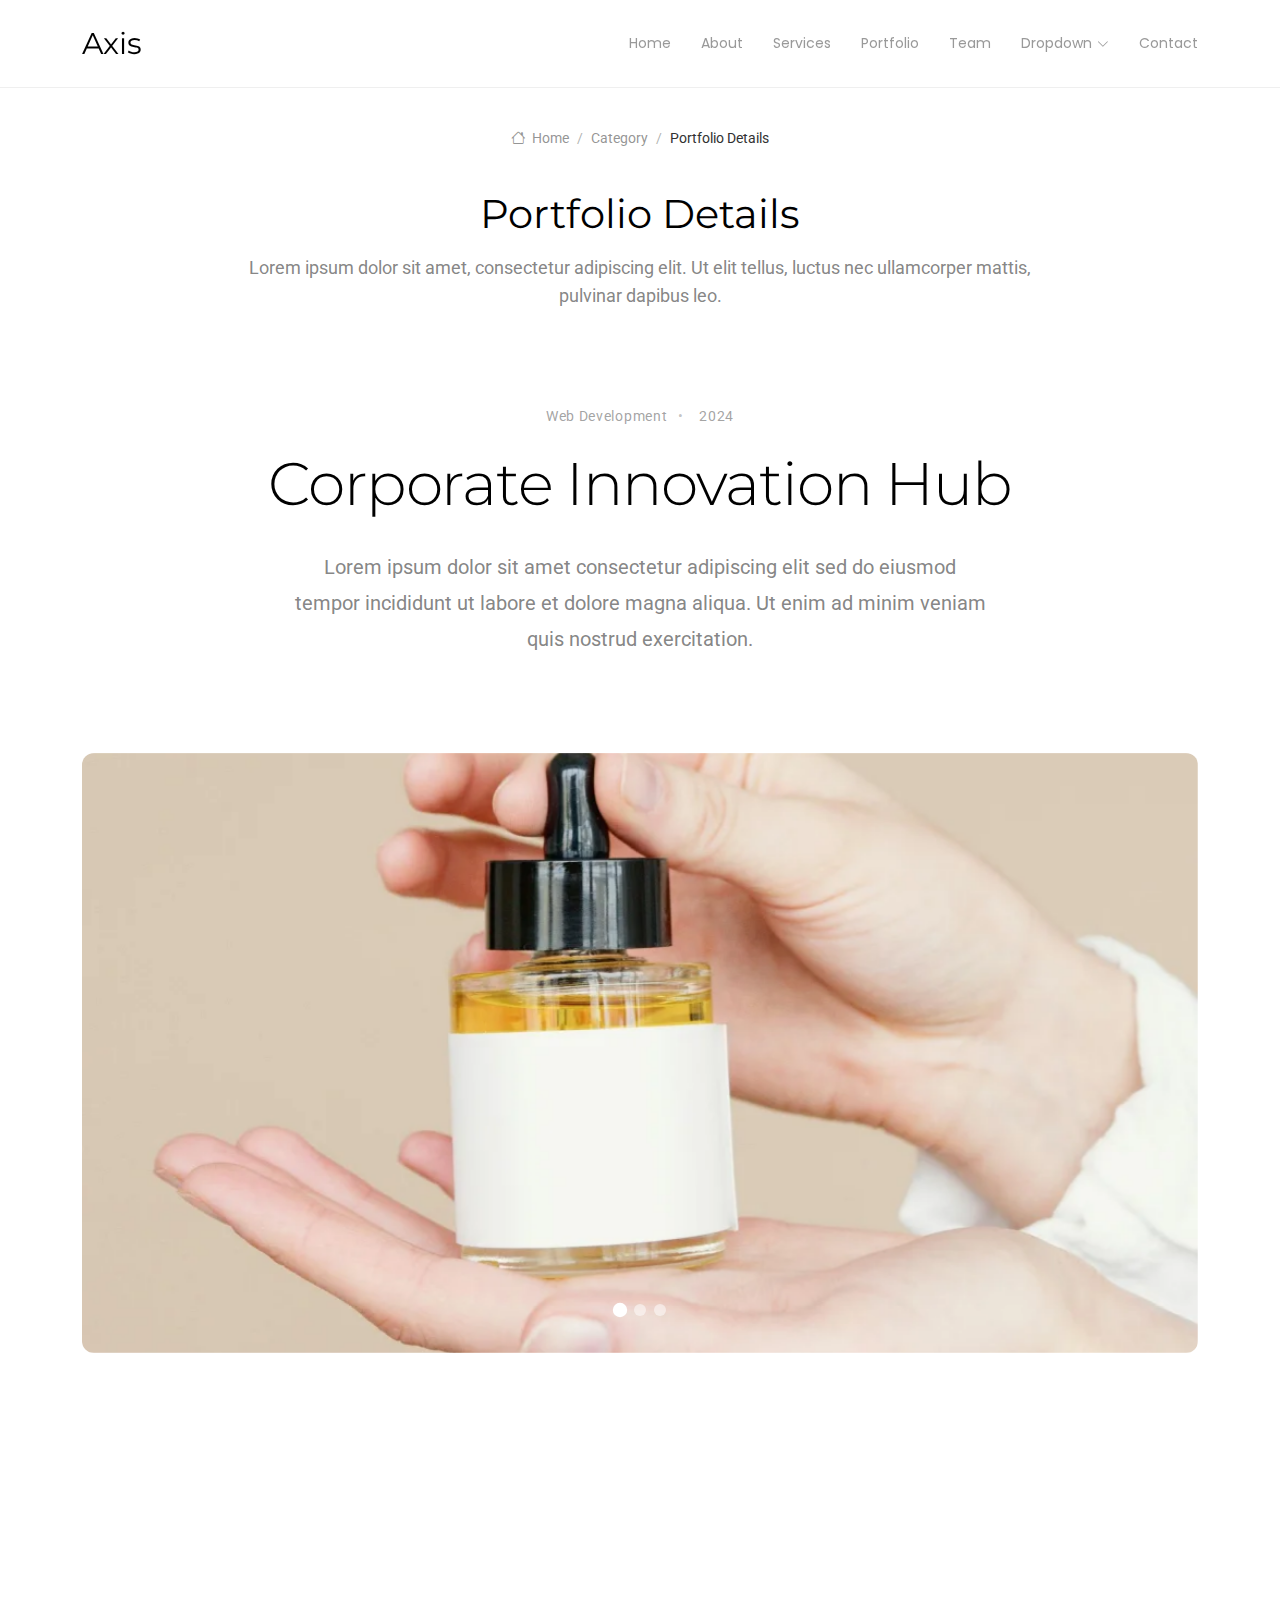
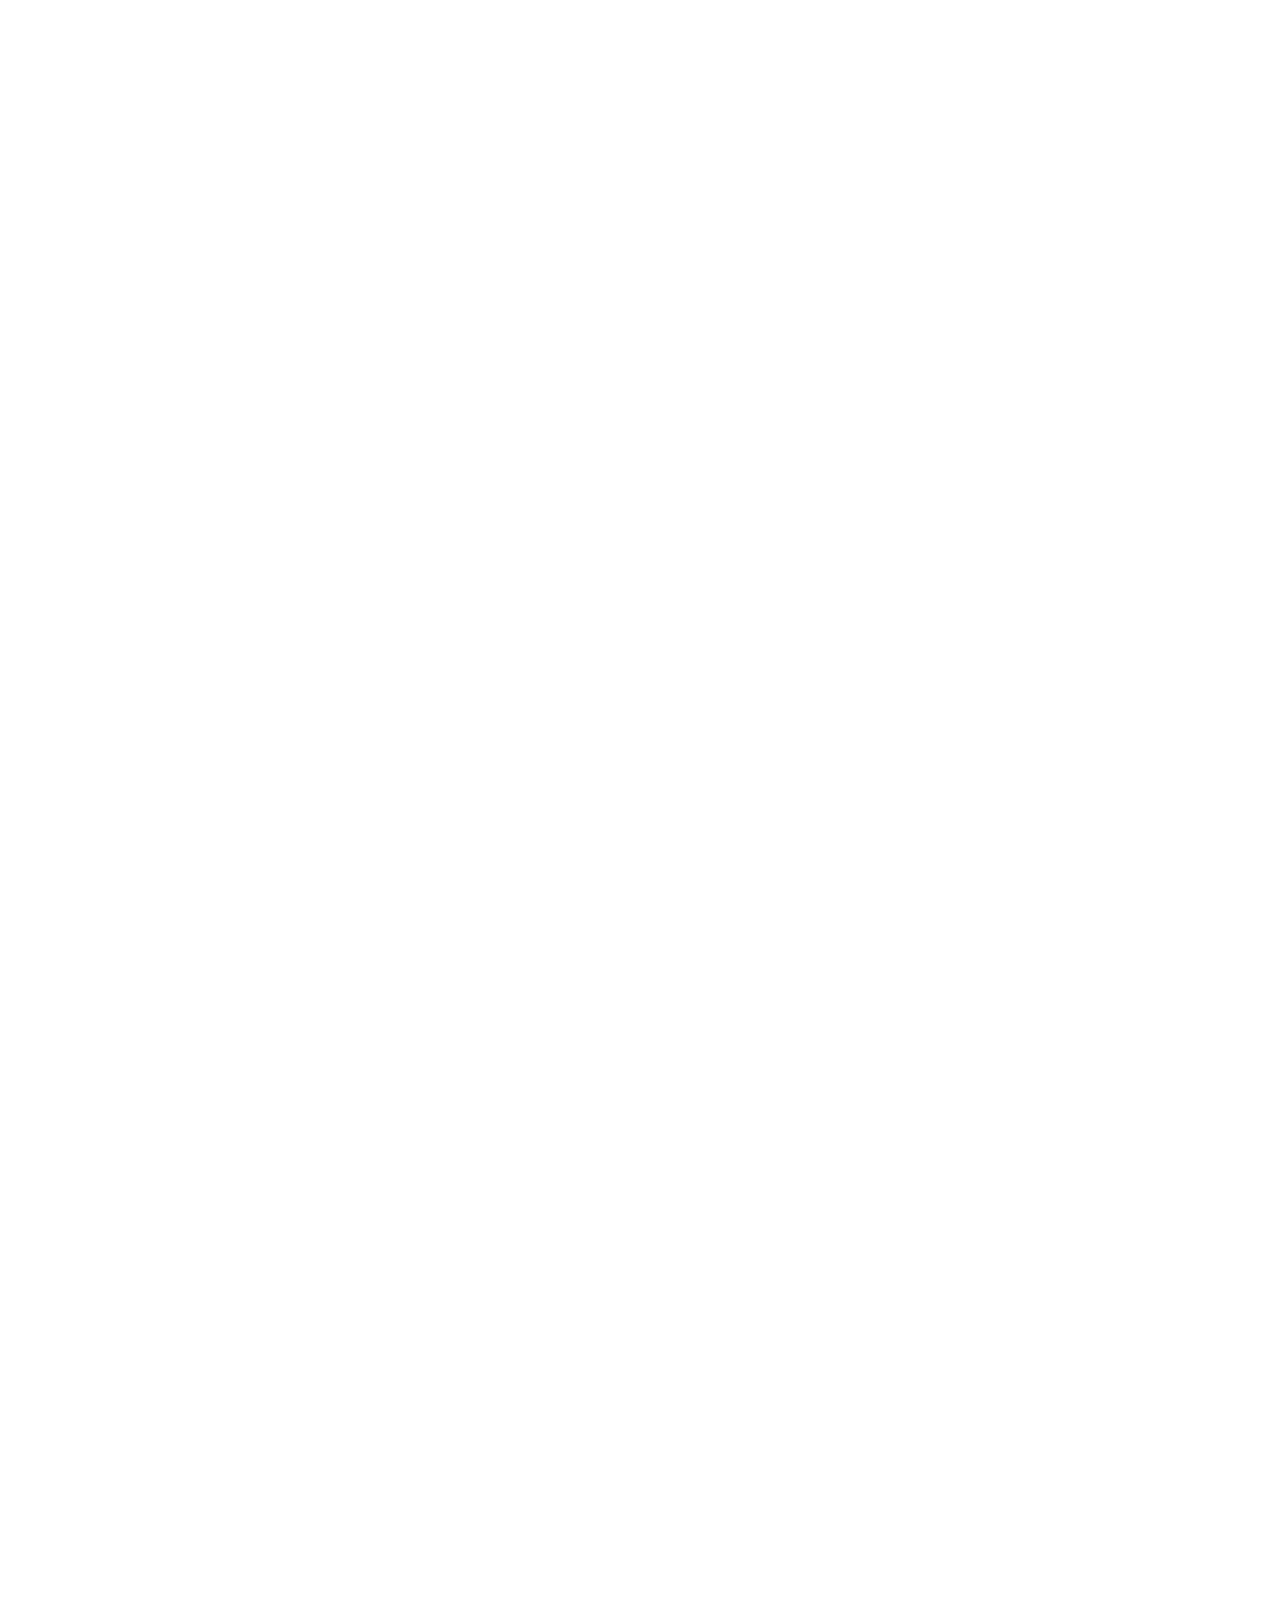
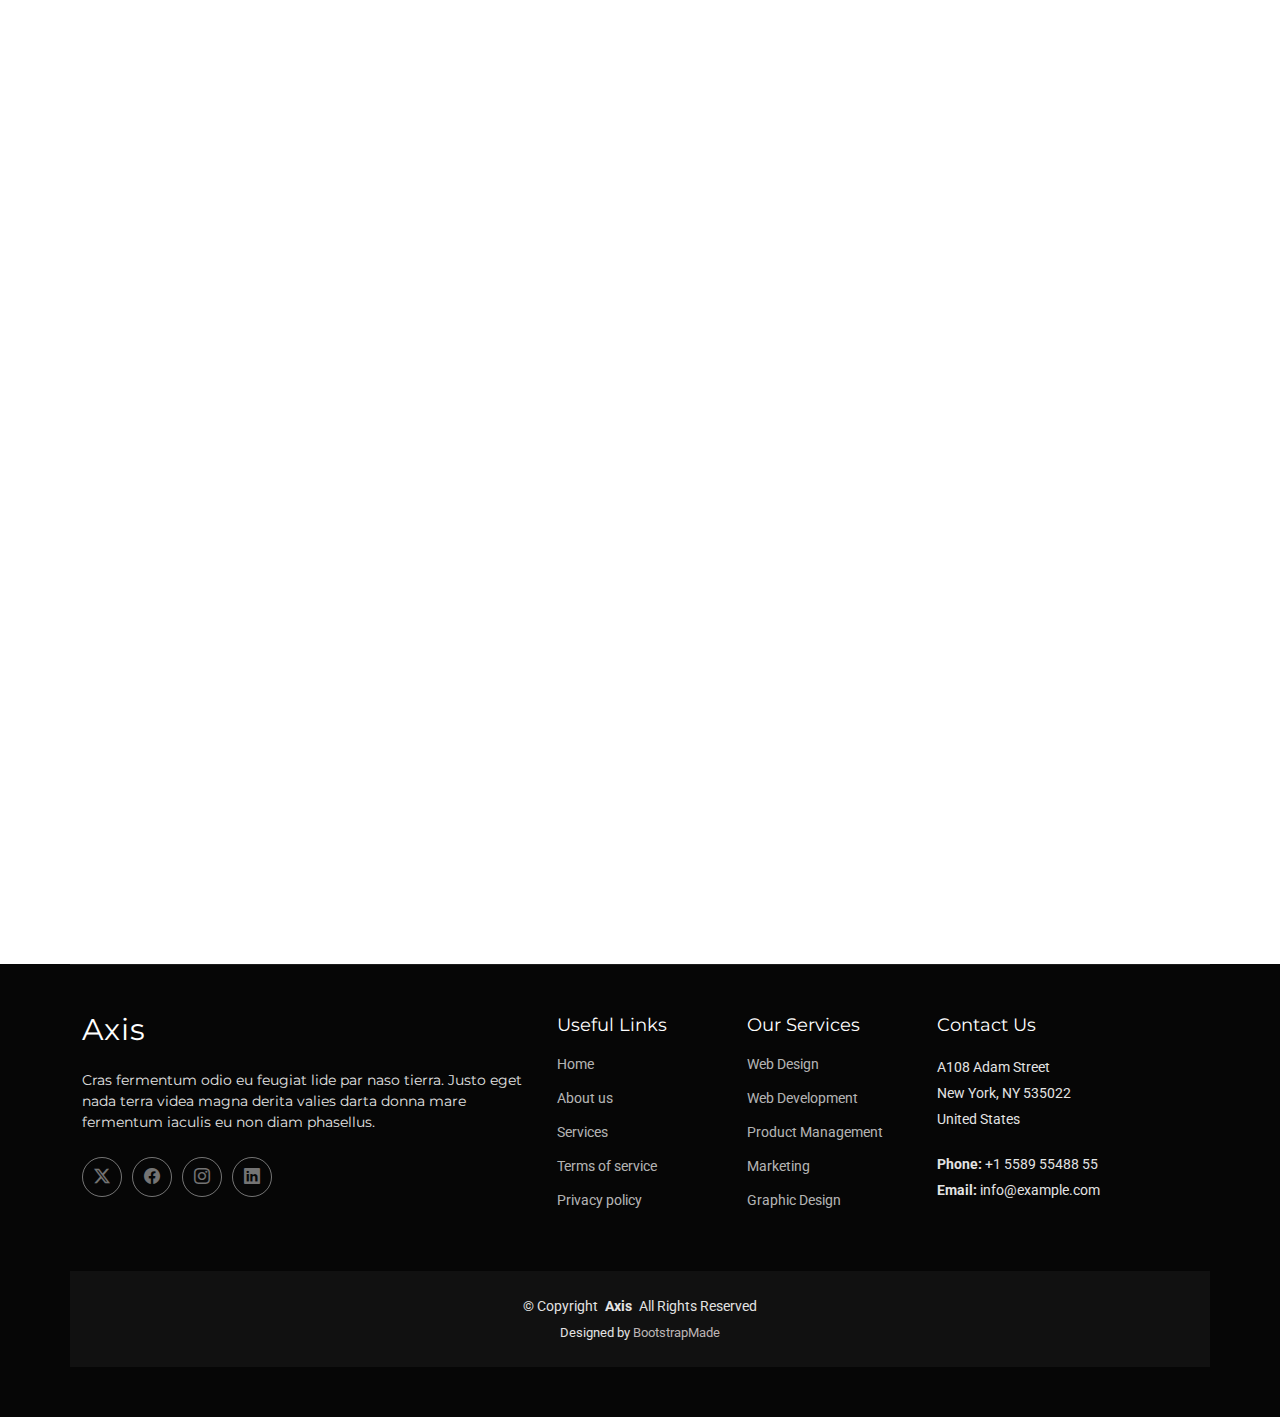
<file: portfolio-details.html>
<!DOCTYPE html>
<html lang="en">

<head>
  <meta charset="utf-8">
  <meta content="width=device-width, initial-scale=1.0" name="viewport">
  <title>Portfolio Details - Axis Bootstrap Template</title>
  <meta name="description" content="">
  <meta name="keywords" content="">

  <!-- Favicons -->
  <link href="assets/img/favicon.png" rel="icon">
  <link href="assets/img/apple-touch-icon.png" rel="apple-touch-icon">

  <!-- Fonts -->
  <link href="https://fonts.googleapis.com" rel="preconnect">
  <link href="https://fonts.gstatic.com" rel="preconnect" crossorigin>
  <link href="https://fonts.googleapis.com/css2?family=Roboto:ital,wght@0,100;0,300;0,400;0,500;0,700;0,900;1,100;1,300;1,400;1,500;1,700;1,900&family=Montserrat:ital,wght@0,100;0,200;0,300;0,400;0,500;0,600;0,700;0,800;0,900;1,100;1,200;1,300;1,400;1,500;1,600;1,700;1,800;1,900&family=Poppins:ital,wght@0,100;0,200;0,300;0,400;0,500;0,600;0,700;0,800;0,900;1,100;1,200;1,300;1,400;1,500;1,600;1,700;1,800;1,900&display=swap" rel="stylesheet">

  <!-- Vendor CSS Files -->
  <link href="assets/vendor/bootstrap/css/bootstrap.min.css" rel="stylesheet">
  <link href="assets/vendor/bootstrap-icons/bootstrap-icons.css" rel="stylesheet">
  <link href="assets/vendor/aos/aos.css" rel="stylesheet">
  <link href="assets/vendor/glightbox/css/glightbox.min.css" rel="stylesheet">
  <link href="assets/vendor/swiper/swiper-bundle.min.css" rel="stylesheet">

  <!-- Main CSS File -->
  <link href="assets/css/main.css" rel="stylesheet">

 </head>

<body class="portfolio-details-page">

  <header id="header" class="header d-flex align-items-center sticky-top">
    <div class="container-fluid container-xl position-relative d-flex align-items-center justify-content-between">

      <a href="index.html" class="logo d-flex align-items-center">
        <!-- Uncomment the line below if you also wish to use an image logo -->
        <!-- <img src="assets/img/logo.webp" alt=""> -->
        <h1 class="sitename">Axis</h1>
      </a>

      <nav id="navmenu" class="navmenu">
        <ul>
          <li><a href="#hero">Home</a></li>
          <li><a href="#about">About</a></li>
          <li><a href="#services">Services</a></li>
          <li><a href="#portfolio">Portfolio</a></li>
          <li><a href="#team">Team</a></li>
          <li class="dropdown"><a href="#"><span>Dropdown</span> <i class="bi bi-chevron-down toggle-dropdown"></i></a>
            <ul>
              <li><a href="#">Dropdown 1</a></li>
              <li class="dropdown"><a href="#"><span>Deep Dropdown</span> <i class="bi bi-chevron-down toggle-dropdown"></i></a>
                <ul>
                  <li><a href="#">Deep Dropdown 1</a></li>
                  <li><a href="#">Deep Dropdown 2</a></li>
                  <li><a href="#">Deep Dropdown 3</a></li>
                  <li><a href="#">Deep Dropdown 4</a></li>
                  <li><a href="#">Deep Dropdown 5</a></li>
                </ul>
              </li>
              <li><a href="#">Dropdown 2</a></li>
              <li><a href="#">Dropdown 3</a></li>
              <li><a href="#">Dropdown 4</a></li>
            </ul>
          </li>
          <li><a href="#contact">Contact</a></li>
        </ul>
        <i class="mobile-nav-toggle d-xl-none bi bi-list"></i>
      </nav>

    </div>
  </header>

  <main class="main">

    <!-- Page Title -->
    <div class="page-title">
      <div class="breadcrumbs">
        <nav aria-label="breadcrumb">
          <ol class="breadcrumb">
            <li class="breadcrumb-item"><a href="#"><i class="bi bi-house"></i> Home</a></li>
            <li class="breadcrumb-item"><a href="#">Category</a></li>
            <li class="breadcrumb-item active current">Portfolio Details</li>
          </ol>
        </nav>
      </div>

      <div class="title-wrapper">
        <h1>Portfolio Details</h1>
        <p>Lorem ipsum dolor sit amet, consectetur adipiscing elit. Ut elit tellus, luctus nec ullamcorper mattis, pulvinar dapibus leo.</p>
      </div>
    </div><!-- End Page Title -->

    <!-- Portfolio Details Section -->
    <section id="portfolio-details" class="portfolio-details section">

      <div class="container" data-aos="fade-up" data-aos-delay="100">

        <div class="project-intro">
          <div class="intro-content" data-aos="fade-up">
            <div class="project-meta">
              <span class="project-type">Web Development</span>
              <span class="project-year">2024</span>
            </div>
            <h1 class="project-title">Corporate Innovation Hub</h1>
            <p class="project-description">Lorem ipsum dolor sit amet consectetur adipiscing elit sed do eiusmod tempor incididunt ut labore et dolore magna aliqua. Ut enim ad minim veniam quis nostrud exercitation.</p>
          </div>
        </div>

        <div class="project-showcase" data-aos="fade-up" data-aos-delay="200">
          <div class="showcase-slider swiper init-swiper">
            <script type="application/json" class="swiper-config">
              {
                "loop": true,
                "speed": 800,
                "autoplay": {
                  "delay": 5000
                },
                "effect": "fade",
                "fadeEffect": {
                  "crossFade": true
                },
                "slidesPerView": 1,
                "pagination": {
                  "el": ".swiper-pagination",
                  "type": "bullets",
                  "clickable": true
                }
              }
            </script>
            <div class="swiper-wrapper">
              <div class="swiper-slide">
                <img src="assets/img/portfolio/portfolio-1.webp" alt="Project showcase" class="img-fluid" loading="lazy">
              </div>
              <div class="swiper-slide">
                <img src="assets/img/portfolio/portfolio-6.webp" alt="Project showcase" class="img-fluid" loading="lazy">
              </div>
              <div class="swiper-slide">
                <img src="assets/img/portfolio/portfolio-9.webp" alt="Project showcase" class="img-fluid" loading="lazy">
              </div>
            </div>
            <div class="swiper-pagination"></div>
          </div>
        </div>

        <div class="project-details-grid">
          <div class="row">
            <div class="col-lg-8" data-aos="fade-up" data-aos-delay="100">
              <div class="project-narrative">
                <h2>Project Narrative</h2>
                <p>Sed ut perspiciatis unde omnis iste natus error sit voluptatem accusantium doloremque laudantium totam rem aperiam eaque ipsa quae ab illo inventore veritatis et quasi architecto beatae vitae dicta sunt explicabo.</p>
                <p>Nemo enim ipsam voluptatem quia voluptas sit aspernatur aut odit aut fugit sed quia consequuntur magni dolores eos qui ratione voluptatem sequi nesciunt neque porro quisquam est qui dolorem ipsum quia dolor sit amet consectetur adipisci velit.</p>
              </div>
            </div>
            <div class="col-lg-4" data-aos="fade-up" data-aos-delay="200">
              <div class="project-info">
                <div class="info-block">
                  <div class="info-label">Client</div>
                  <div class="info-value">TechCorp Solutions</div>
                </div>
                <div class="info-block">
                  <div class="info-label">Duration</div>
                  <div class="info-value">6 Months</div>
                </div>
                <div class="info-block">
                  <div class="info-label">Role</div>
                  <div class="info-value">Lead Developer</div>
                </div>
                <div class="info-block">
                  <div class="info-label">Team Size</div>
                  <div class="info-value">5 Members</div>
                </div>
                <div class="info-block">
                  <div class="info-label">Platform</div>
                  <div class="info-value">Web Application</div>
                </div>
              </div>
            </div>
          </div>
        </div>

        <div class="solution-approach" data-aos="fade-up" data-aos-delay="100">
          <div class="approach-header">
            <h2>Our Solution</h2>
            <p>At vero eos et accusamus et iusto odio dignissimos ducimus qui blanditiis praesentium voluptatum deleniti atque corrupti quos dolores et quas molestias excepturi sint occaecati cupiditate non provident.</p>
          </div>

          <div class="approach-steps">
            <div class="step-item" data-aos="fade-up" data-aos-delay="150">
              <div class="step-number">01</div>
              <h3>Research &amp; Discovery</h3>
              <p>Similique sunt in culpa qui officia deserunt mollitia animi id est laborum et dolorum fuga et harum quidem rerum facilis est et expedita distinctio.</p>
            </div>
            <div class="step-item" data-aos="fade-up" data-aos-delay="200">
              <div class="step-number">02</div>
              <h3>Design &amp; Prototyping</h3>
              <p>Nam libero tempore cum soluta nobis est eligendi optio cumque nihil impedit quo minus id quod maxime placeat facere possimus omnis voluptas assumenda est.</p>
            </div>
            <div class="step-item" data-aos="fade-up" data-aos-delay="250">
              <div class="step-number">03</div>
              <h3>Development &amp; Testing</h3>
              <p>Omnis dolor repellendus temporibus autem quibusdam et aut officiis debitis aut rerum necessitatibus saepe eveniet ut et voluptates repudiandae sint et molestiae non recusandae.</p>
            </div>
          </div>
        </div>

        <div class="project-gallery" data-aos="fade-up" data-aos-delay="100">
          <h2>Visual Journey</h2>
          <div class="gallery-grid">
            <div class="gallery-item" data-aos="fade-up" data-aos-delay="150">
              <img src="assets/img/portfolio/portfolio-2.webp" alt="Design process" class="img-fluid glightbox" loading="lazy">
            </div>
            <div class="gallery-item featured" data-aos="fade-up" data-aos-delay="200">
              <img src="assets/img/portfolio/portfolio-10.webp" alt="Design process" class="img-fluid glightbox" loading="lazy">
            </div>
            <div class="gallery-item" data-aos="fade-up" data-aos-delay="250">
              <img src="assets/img/portfolio/portfolio-4.webp" alt="Design process" class="img-fluid glightbox" loading="lazy">
            </div>
            <div class="gallery-item" data-aos="fade-up" data-aos-delay="300">
              <img src="assets/img/portfolio/portfolio-11.webp" alt="Design process" class="img-fluid glightbox" loading="lazy">
            </div>
          </div>
        </div>

        <div class="technologies-used" data-aos="fade-up" data-aos-delay="100">
          <div class="row">
            <div class="col-lg-6">
              <h2>Technologies Used</h2>
              <p>Itaque earum rerum hic tenetur a sapiente delectus ut aut reiciendis voluptatibus maiores alias consequatur aut perferendis doloribus asperiores repellat.</p>
            </div>
            <div class="col-lg-6">
              <div class="tech-stack">
                <div class="tech-group" data-aos="fade-up" data-aos-delay="150">
                  <h4>Frontend</h4>
                  <div class="tech-tags">
                    <span class="tech-tag">Vue.js</span>
                    <span class="tech-tag">Nuxt.js</span>
                    <span class="tech-tag">SCSS</span>
                    <span class="tech-tag">JavaScript</span>
                  </div>
                </div>
                <div class="tech-group" data-aos="fade-up" data-aos-delay="200">
                  <h4>Backend</h4>
                  <div class="tech-tags">
                    <span class="tech-tag">Laravel</span>
                    <span class="tech-tag">MySQL</span>
                    <span class="tech-tag">Redis</span>
                  </div>
                </div>
                <div class="tech-group" data-aos="fade-up" data-aos-delay="250">
                  <h4>Tools</h4>
                  <div class="tech-tags">
                    <span class="tech-tag">Figma</span>
                    <span class="tech-tag">Git</span>
                    <span class="tech-tag">Docker</span>
                  </div>
                </div>
              </div>
            </div>
          </div>
        </div>

        <div class="project-outcomes" data-aos="fade-up" data-aos-delay="100">
          <div class="outcomes-header">
            <h2>Key Outcomes</h2>
          </div>
          <div class="outcomes-grid">
            <div class="outcome-card" data-aos="fade-up" data-aos-delay="150">
              <div class="outcome-stat">85%</div>
              <div class="outcome-label">Performance Improvement</div>
            </div>
            <div class="outcome-card" data-aos="fade-up" data-aos-delay="200">
              <div class="outcome-stat">12k+</div>
              <div class="outcome-label">Active Users</div>
            </div>
            <div class="outcome-card" data-aos="fade-up" data-aos-delay="250">
              <div class="outcome-stat">4.8</div>
              <div class="outcome-label">User Rating</div>
            </div>
            <div class="outcome-card" data-aos="fade-up" data-aos-delay="300">
              <div class="outcome-stat">40%</div>
              <div class="outcome-label">Time Saved</div>
            </div>
          </div>
        </div>

        <div class="project-navigation" data-aos="fade-up" data-aos-delay="200">
          <div class="nav-container">
            <a href="#" class="nav-item prev">
              <span class="nav-label">Previous Project</span>
              <span class="nav-title">Mobile Banking App</span>
            </a>
            <a href="#" class="nav-item center">
              <i class="bi bi-grid"></i>
              <span>View All</span>
            </a>
            <a href="#" class="nav-item next">
              <span class="nav-label">Next Project</span>
              <span class="nav-title">E-learning Platform</span>
            </a>
          </div>
        </div>

      </div>

    </section><!-- /Portfolio Details Section -->

  </main>

  <footer id="footer" class="footer dark-background">

    <div class="container footer-top">
      <div class="row gy-4">
        <div class="col-lg-5 col-md-12 footer-about">
          <a href="index.html" class="logo d-flex align-items-center">
            <span class="sitename">Axis</span>
          </a>
          <p>Cras fermentum odio eu feugiat lide par naso tierra. Justo eget nada terra videa magna derita valies darta donna mare fermentum iaculis eu non diam phasellus.</p>
          <div class="social-links d-flex mt-4">
            <a href=""><i class="bi bi-twitter-x"></i></a>
            <a href=""><i class="bi bi-facebook"></i></a>
            <a href=""><i class="bi bi-instagram"></i></a>
            <a href=""><i class="bi bi-linkedin"></i></a>
          </div>
        </div>

        <div class="col-lg-2 col-6 footer-links">
          <h4>Useful Links</h4>
          <ul>
            <li><a href="#">Home</a></li>
            <li><a href="#">About us</a></li>
            <li><a href="#">Services</a></li>
            <li><a href="#">Terms of service</a></li>
            <li><a href="#">Privacy policy</a></li>
          </ul>
        </div>

        <div class="col-lg-2 col-6 footer-links">
          <h4>Our Services</h4>
          <ul>
            <li><a href="#">Web Design</a></li>
            <li><a href="#">Web Development</a></li>
            <li><a href="#">Product Management</a></li>
            <li><a href="#">Marketing</a></li>
            <li><a href="#">Graphic Design</a></li>
          </ul>
        </div>

        <div class="col-lg-3 col-md-12 footer-contact text-center text-md-start">
          <h4>Contact Us</h4>
          <p>A108 Adam Street</p>
          <p>New York, NY 535022</p>
          <p>United States</p>
          <p class="mt-4"><strong>Phone:</strong> <span>+1 5589 55488 55</span></p>
          <p><strong>Email:</strong> <span>info@example.com</span></p>
        </div>

      </div>
    </div>

    <div class="container copyright text-center mt-4">
      <p>© <span>Copyright</span> <strong class="px-1 sitename">Axis</strong> <span>All Rights Reserved</span></p>
      <div class="credits">
      Designed by <a href="https://bootstrapmade.com/">BootstrapMade</a>
      </div>
    </div>

  </footer>

  <!-- Scroll Top -->
  <a href="#" id="scroll-top" class="scroll-top d-flex align-items-center justify-content-center"><i class="bi bi-arrow-up-short"></i></a>

  <!-- Preloader -->
  <div id="preloader"></div>

  <!-- Vendor JS Files -->
  <script src="assets/vendor/bootstrap/js/bootstrap.bundle.min.js"></script>
  <script src="assets/vendor/php-email-form/validate.js"></script>
  <script src="assets/vendor/aos/aos.js"></script>
  <script src="assets/vendor/glightbox/js/glightbox.min.js"></script>
  <script src="assets/vendor/purecounter/purecounter_vanilla.js"></script>
  <script src="assets/vendor/imagesloaded/imagesloaded.pkgd.min.js"></script>
  <script src="assets/vendor/isotope-layout/isotope.pkgd.min.js"></script>
  <script src="assets/vendor/swiper/swiper-bundle.min.js"></script>

  <!-- Main JS File -->
  <script src="assets/js/main.js"></script>

</body>

</html>
</file>
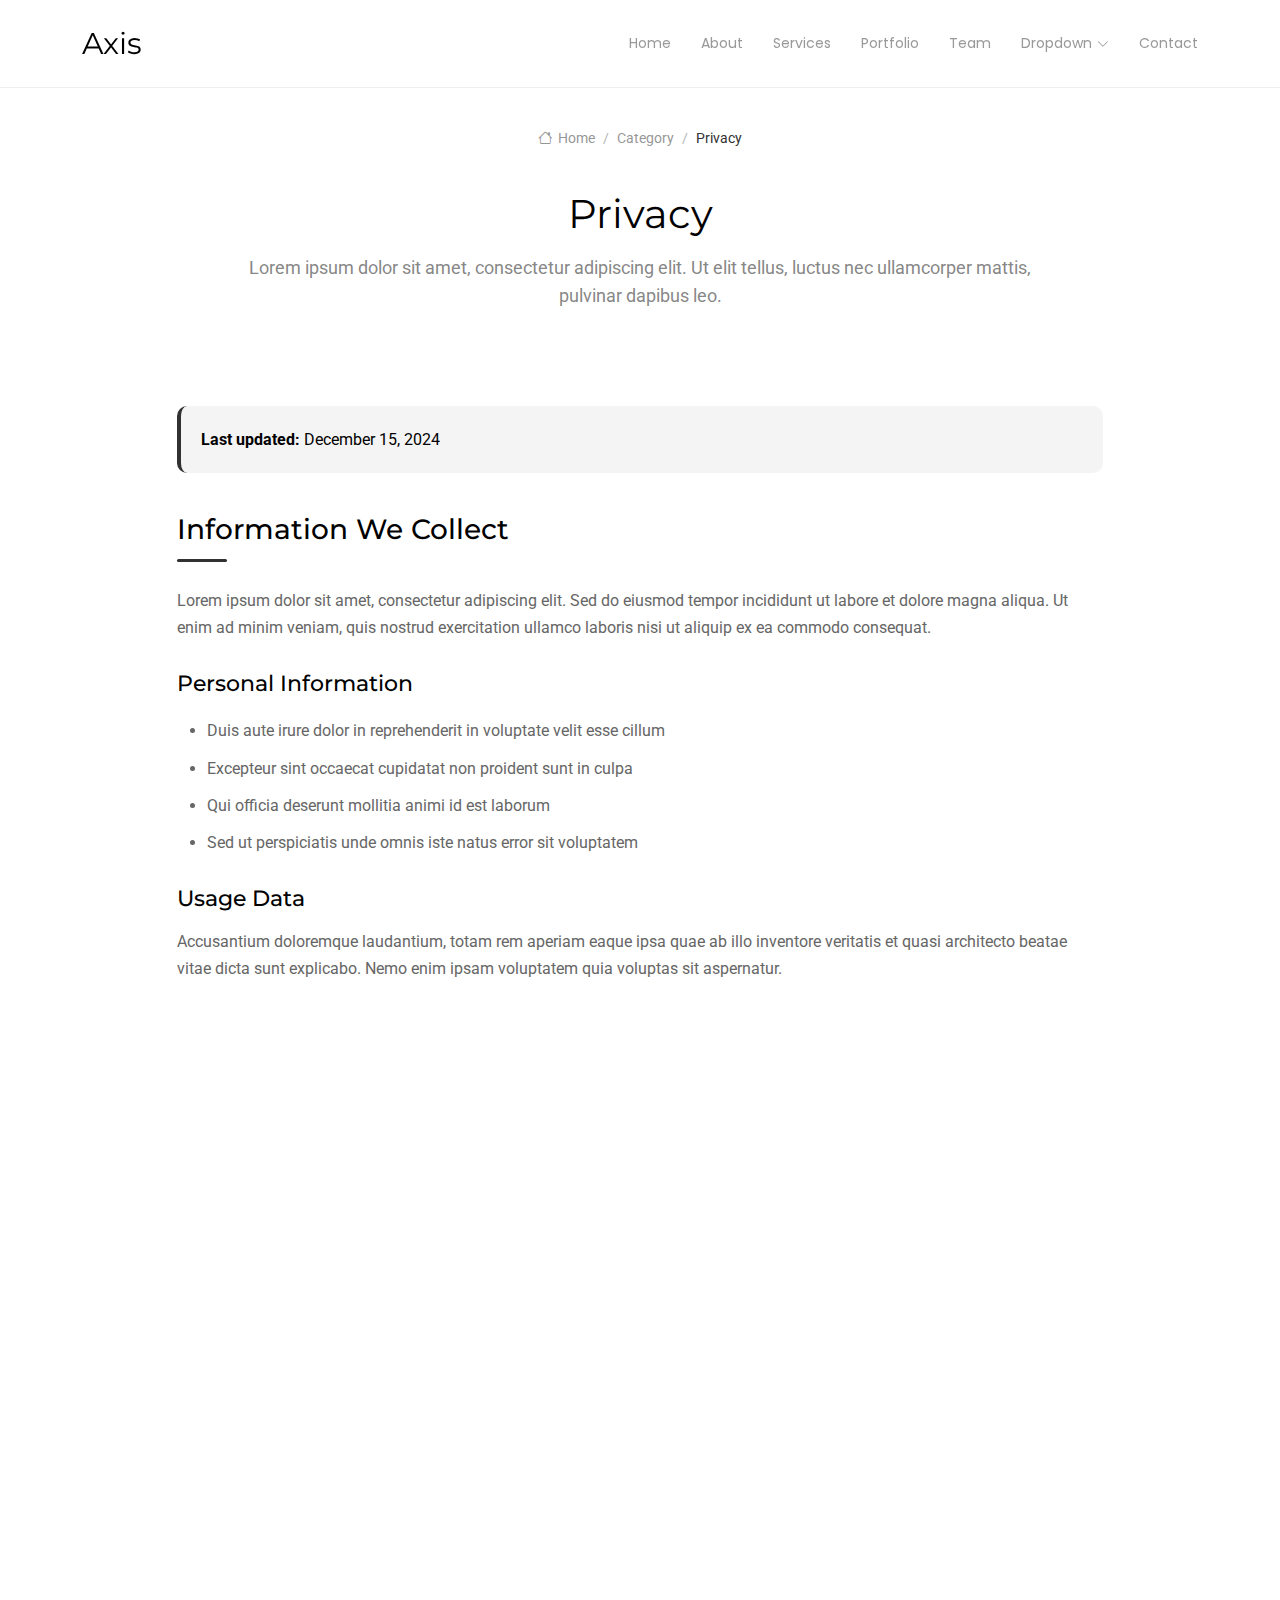
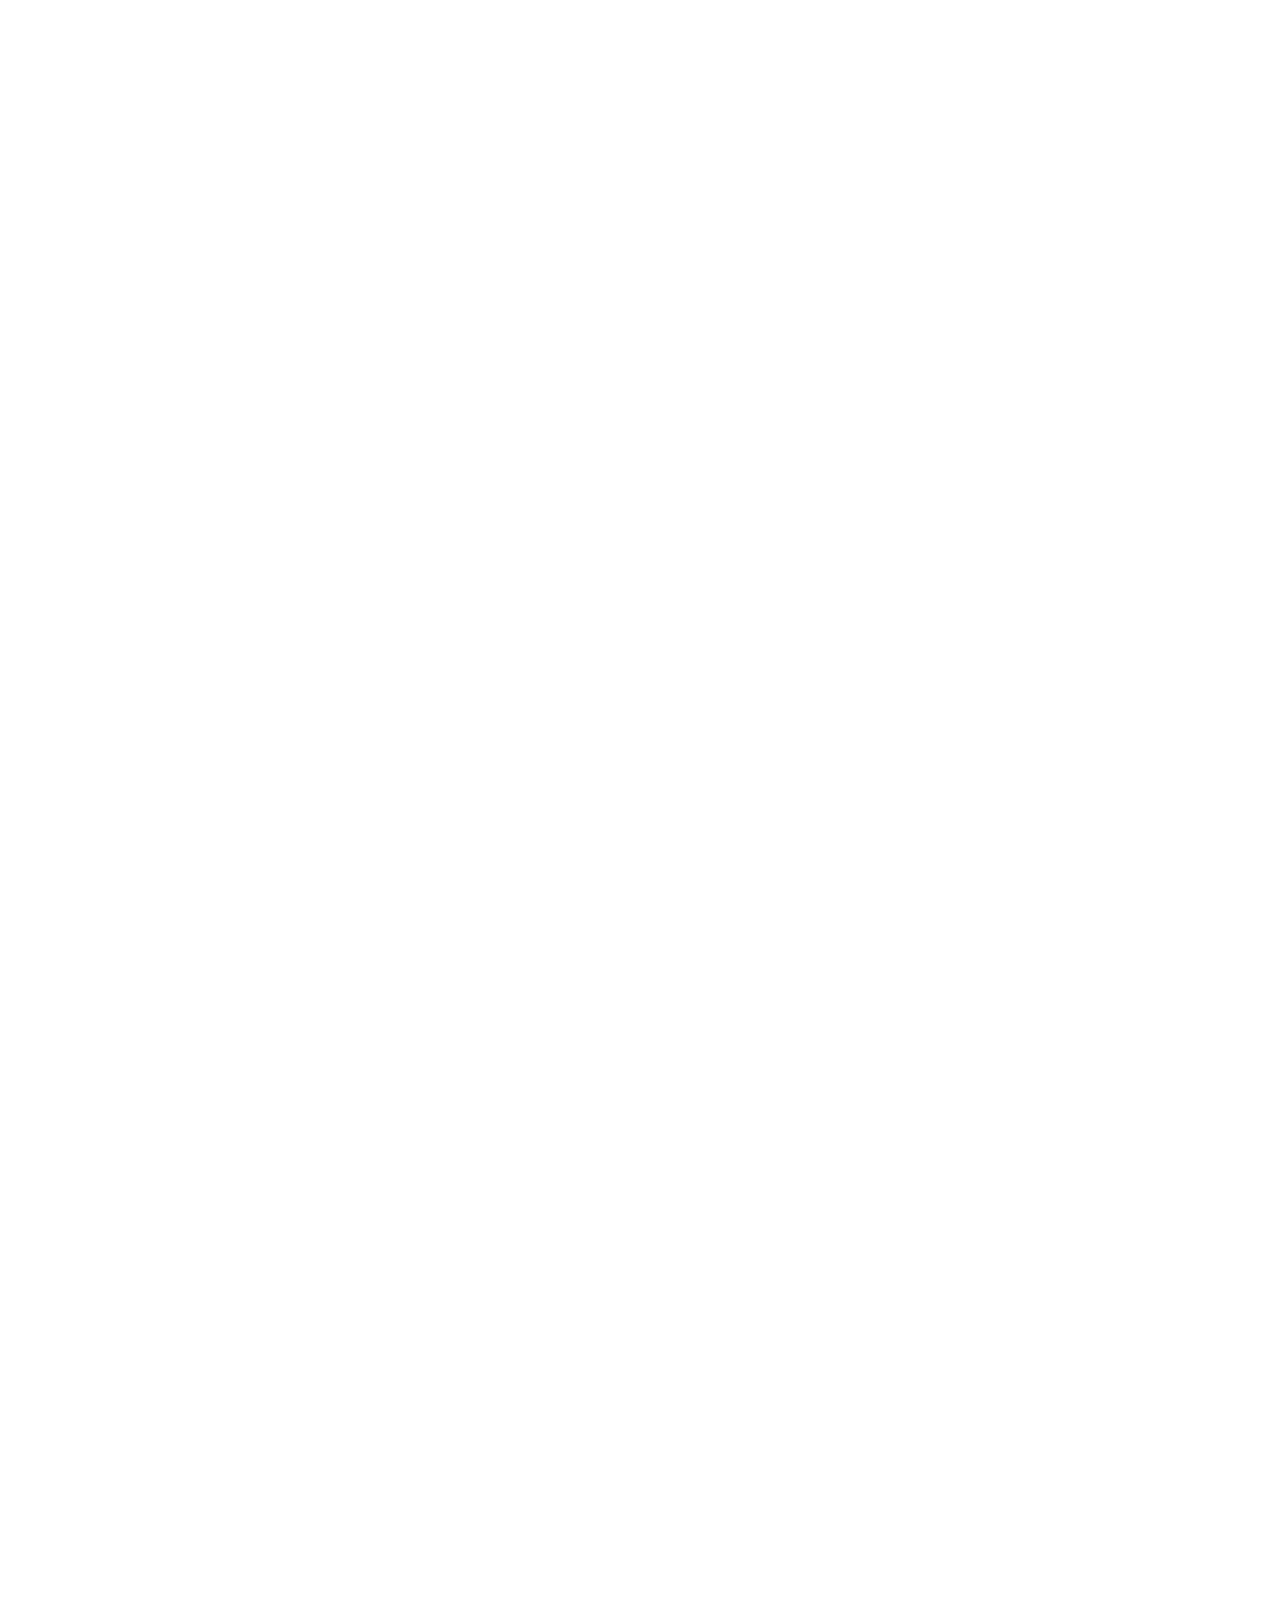
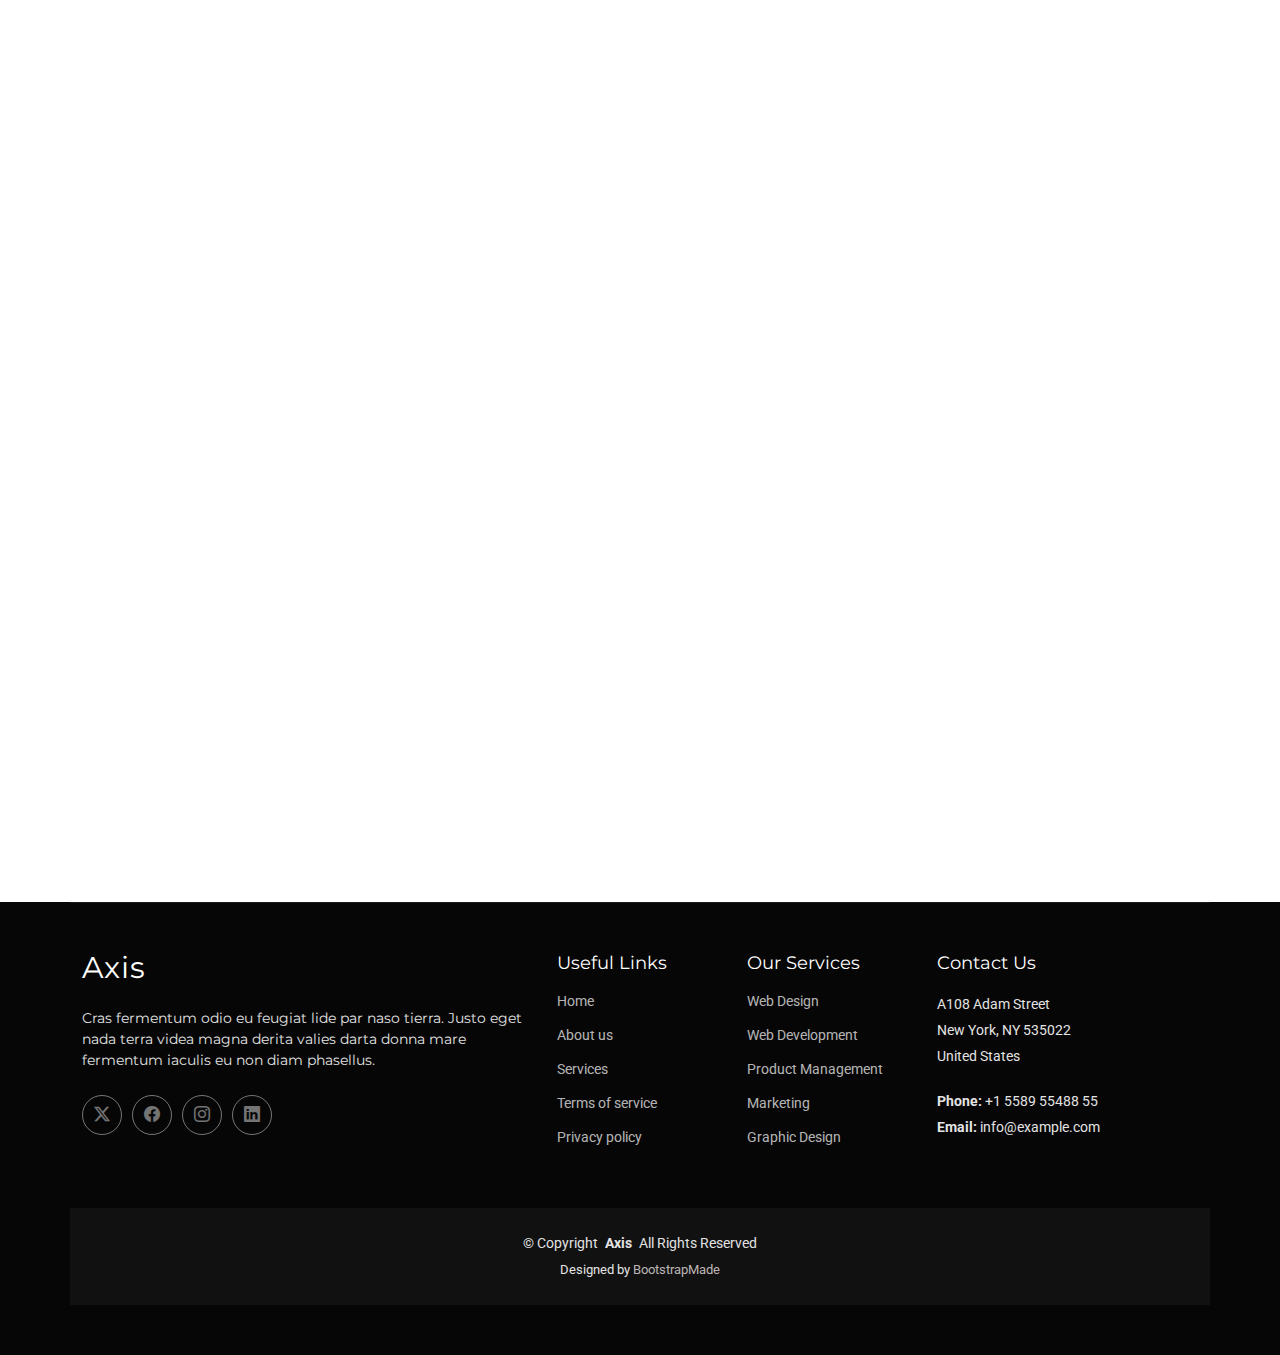
<file: privacy.html>
<!DOCTYPE html>
<html lang="en">

<head>
  <meta charset="utf-8">
  <meta content="width=device-width, initial-scale=1.0" name="viewport">
  <title>Privacy - Axis Bootstrap Template</title>
  <meta name="description" content="">
  <meta name="keywords" content="">

  <!-- Favicons -->
  <link href="assets/img/favicon.png" rel="icon">
  <link href="assets/img/apple-touch-icon.png" rel="apple-touch-icon">

  <!-- Fonts -->
  <link href="https://fonts.googleapis.com" rel="preconnect">
  <link href="https://fonts.gstatic.com" rel="preconnect" crossorigin>
  <link href="https://fonts.googleapis.com/css2?family=Roboto:ital,wght@0,100;0,300;0,400;0,500;0,700;0,900;1,100;1,300;1,400;1,500;1,700;1,900&family=Montserrat:ital,wght@0,100;0,200;0,300;0,400;0,500;0,600;0,700;0,800;0,900;1,100;1,200;1,300;1,400;1,500;1,600;1,700;1,800;1,900&family=Poppins:ital,wght@0,100;0,200;0,300;0,400;0,500;0,600;0,700;0,800;0,900;1,100;1,200;1,300;1,400;1,500;1,600;1,700;1,800;1,900&display=swap" rel="stylesheet">

  <!-- Vendor CSS Files -->
  <link href="assets/vendor/bootstrap/css/bootstrap.min.css" rel="stylesheet">
  <link href="assets/vendor/bootstrap-icons/bootstrap-icons.css" rel="stylesheet">
  <link href="assets/vendor/aos/aos.css" rel="stylesheet">
  <link href="assets/vendor/glightbox/css/glightbox.min.css" rel="stylesheet">
  <link href="assets/vendor/swiper/swiper-bundle.min.css" rel="stylesheet">

  <!-- Main CSS File -->
  <link href="assets/css/main.css" rel="stylesheet">

</head>

<body class="privacy-page">

  <header id="header" class="header d-flex align-items-center sticky-top">
    <div class="container-fluid container-xl position-relative d-flex align-items-center justify-content-between">

      <a href="index.html" class="logo d-flex align-items-center">
        <!-- Uncomment the line below if you also wish to use an image logo -->
        <!-- <img src="assets/img/logo.webp" alt=""> -->
        <h1 class="sitename">Axis</h1>
      </a>

      <nav id="navmenu" class="navmenu">
        <ul>
          <li><a href="#hero">Home</a></li>
          <li><a href="#about">About</a></li>
          <li><a href="#services">Services</a></li>
          <li><a href="#portfolio">Portfolio</a></li>
          <li><a href="#team">Team</a></li>
          <li class="dropdown"><a href="#"><span>Dropdown</span> <i class="bi bi-chevron-down toggle-dropdown"></i></a>
            <ul>
              <li><a href="#">Dropdown 1</a></li>
              <li class="dropdown"><a href="#"><span>Deep Dropdown</span> <i class="bi bi-chevron-down toggle-dropdown"></i></a>
                <ul>
                  <li><a href="#">Deep Dropdown 1</a></li>
                  <li><a href="#">Deep Dropdown 2</a></li>
                  <li><a href="#">Deep Dropdown 3</a></li>
                  <li><a href="#">Deep Dropdown 4</a></li>
                  <li><a href="#">Deep Dropdown 5</a></li>
                </ul>
              </li>
              <li><a href="#">Dropdown 2</a></li>
              <li><a href="#">Dropdown 3</a></li>
              <li><a href="#">Dropdown 4</a></li>
            </ul>
          </li>
          <li><a href="#contact">Contact</a></li>
        </ul>
        <i class="mobile-nav-toggle d-xl-none bi bi-list"></i>
      </nav>

    </div>
  </header>

  <main class="main">

    <!-- Page Title -->
    <div class="page-title">
      <div class="breadcrumbs">
        <nav aria-label="breadcrumb">
          <ol class="breadcrumb">
            <li class="breadcrumb-item"><a href="#"><i class="bi bi-house"></i> Home</a></li>
            <li class="breadcrumb-item"><a href="#">Category</a></li>
            <li class="breadcrumb-item active current">Privacy</li>
          </ol>
        </nav>
      </div>

      <div class="title-wrapper">
        <h1>Privacy</h1>
        <p>Lorem ipsum dolor sit amet, consectetur adipiscing elit. Ut elit tellus, luctus nec ullamcorper mattis, pulvinar dapibus leo.</p>
      </div>
    </div><!-- End Page Title -->

    <!-- Privacy Section -->
    <section id="privacy" class="privacy section">

      <div class="container" data-aos="fade-up" data-aos-delay="100">

        <div class="row">
          <div class="col-lg-10 mx-auto">

            <div class="privacy-content">
              <div class="last-updated" data-aos="fade-up" data-aos-delay="200">
                <p><strong>Last updated:</strong> December 15, 2024</p>
              </div>

              <div class="privacy-section" data-aos="fade-up" data-aos-delay="300">
                <h3>Information We Collect</h3>
                <p>Lorem ipsum dolor sit amet, consectetur adipiscing elit. Sed do eiusmod tempor incididunt ut labore et dolore magna aliqua. Ut enim ad minim veniam, quis nostrud exercitation ullamco laboris nisi ut aliquip ex ea commodo consequat.</p>

                <h4>Personal Information</h4>
                <ul>
                  <li>Duis aute irure dolor in reprehenderit in voluptate velit esse cillum</li>
                  <li>Excepteur sint occaecat cupidatat non proident sunt in culpa</li>
                  <li>Qui officia deserunt mollitia animi id est laborum</li>
                  <li>Sed ut perspiciatis unde omnis iste natus error sit voluptatem</li>
                </ul>

                <h4>Usage Data</h4>
                <p>Accusantium doloremque laudantium, totam rem aperiam eaque ipsa quae ab illo inventore veritatis et quasi architecto beatae vitae dicta sunt explicabo. Nemo enim ipsam voluptatem quia voluptas sit aspernatur.</p>
              </div>

              <div class="privacy-section" data-aos="fade-up" data-aos-delay="400">
                <h3>How We Use Your Information</h3>
                <p>At vero eos et accusamus et iusto odio dignissimos ducimus qui blanditiis praesentium voluptatum deleniti atque corrupti quos dolores et quas molestias excepturi sint occaecati cupiditate non provident.</p>

                <div class="info-box">
                  <h4>Primary Uses</h4>
                  <ol>
                    <li>Similique sunt in culpa qui officia deserunt mollitia</li>
                    <li>Et harum quidem rerum facilis est et expedita distinctio</li>
                    <li>Nam libero tempore cum soluta nobis est eligendi</li>
                    <li>Temporibus autem quibusdam et aut officiis debitis</li>
                  </ol>
                </div>
              </div>

              <div class="privacy-section" data-aos="fade-up" data-aos-delay="500">
                <h3>Information Sharing and Disclosure</h3>
                <p>Neque porro quisquam est qui dolorem ipsum quia dolor sit amet consectetur adipisci velit sed quia non numquam eius modi tempora incidunt ut labore et dolore magnam aliquam quaerat voluptatem.</p>

                <div class="highlight-box" data-aos="fade-up" data-aos-delay="600">
                  <i class="bi bi-shield-check"></i>
                  <h4>We Never Sell Your Data</h4>
                  <p>Ut enim ad minima veniam, quis nostrum exercitationem ullam corporis suscipit laboriosam nisi ut aliquid ex ea commodi consequatur.</p>
                </div>
              </div>

              <div class="privacy-section" data-aos="fade-up" data-aos-delay="700">
                <h3>Data Security</h3>
                <p>Quis autem vel eum iure reprehenderit qui in ea voluptate velit esse quam nihil molestiae consequatur vel illum qui dolorem eum fugiat quo voluptas nulla pariatur.</p>

                <div class="security-measures">
                  <div class="row">
                    <div class="col-md-6" data-aos="fade-right" data-aos-delay="800">
                      <div class="measure-item">
                        <i class="bi bi-lock-fill"></i>
                        <h5>Encryption</h5>
                        <p>Excepteur sint occaecat cupidatat non proident sunt in culpa qui officia deserunt.</p>
                      </div>
                    </div>
                    <div class="col-md-6" data-aos="fade-left" data-aos-delay="900">
                      <div class="measure-item">
                        <i class="bi bi-server"></i>
                        <h5>Secure Storage</h5>
                        <p>Mollitia animi id est laborum et dolorum fuga et harum quidem rerum facilis.</p>
                      </div>
                    </div>
                  </div>
                </div>
              </div>

              <div class="privacy-section" data-aos="fade-up" data-aos-delay="1000">
                <h3>Your Rights</h3>
                <p>Sed ut perspiciatis unde omnis iste natus error sit voluptatem accusantium doloremque laudantium totam rem aperiam eaque ipsa quae ab illo inventore veritatis.</p>

                <div class="rights-list">
                  <div class="right-item">
                    <i class="bi bi-eye"></i>
                    <div>
                      <h5>Right to Access</h5>
                      <p>Et quasi architecto beatae vitae dicta sunt explicabo nemo enim ipsam voluptatem.</p>
                    </div>
                  </div>
                  <div class="right-item">
                    <i class="bi bi-pencil"></i>
                    <div>
                      <h5>Right to Rectification</h5>
                      <p>Quia voluptas sit aspernatur aut odit aut fugit sed quia consequuntur magni.</p>
                    </div>
                  </div>
                  <div class="right-item">
                    <i class="bi bi-trash"></i>
                    <div>
                      <h5>Right to Erasure</h5>
                      <p>Dolores eos qui ratione voluptatem sequi nesciunt neque porro quisquam est.</p>
                    </div>
                  </div>
                </div>
              </div>

              <div class="privacy-section" data-aos="fade-up" data-aos-delay="1100">
                <h3>Cookies and Tracking</h3>
                <p>Qui dolorem ipsum quia dolor sit amet consectetur adipisci velit sed quia non numquam eius modi tempora incidunt ut labore et dolore magnam aliquam quaerat voluptatem.</p>

                <div class="cookie-types">
                  <h4>Types of Cookies We Use</h4>
                  <div class="table-responsive">
                    <table class="table">
                      <thead>
                        <tr>
                          <th>Cookie Type</th>
                          <th>Purpose</th>
                          <th>Duration</th>
                        </tr>
                      </thead>
                      <tbody>
                        <tr>
                          <td>Essential</td>
                          <td>Ut enim ad minima veniam quis nostrum</td>
                          <td>Session</td>
                        </tr>
                        <tr>
                          <td>Analytics</td>
                          <td>Exercitationem ullam corporis suscipit</td>
                          <td>2 Years</td>
                        </tr>
                        <tr>
                          <td>Marketing</td>
                          <td>Laboriosam nisi ut aliquid ex ea commodi</td>
                          <td>1 Year</td>
                        </tr>
                      </tbody>
                    </table>
                  </div>
                </div>
              </div>

              <div class="privacy-section" data-aos="fade-up" data-aos-delay="1200">
                <h3>Changes to This Privacy Policy</h3>
                <p>Quis autem vel eum iure reprehenderit qui in ea voluptate velit esse quam nihil molestiae consequatur vel illum qui dolorem eum fugiat quo voluptas nulla pariatur.</p>
              </div>

              <div class="contact-section" data-aos="fade-up" data-aos-delay="1300">
                <h3>Contact Us</h3>
                <p>Excepteur sint occaecat cupidatat non proident sunt in culpa qui officia deserunt mollitia animi id est laborum sed ut perspiciatis unde omnis.</p>

                <div class="contact-info">
                  <div class="contact-item">
                    <i class="bi bi-envelope"></i>
                    <span>privacy@example.com</span>
                  </div>
                  <div class="contact-item">
                    <i class="bi bi-geo-alt"></i>
                    <span>1234 Privacy Street, Legal City, LC 12345</span>
                  </div>
                  <div class="contact-item">
                    <i class="bi bi-telephone"></i>
                    <span>+1 (555) 123-4567</span>
                  </div>
                </div>
              </div>

            </div>

          </div>
        </div>

      </div>

    </section><!-- /Privacy Section -->

  </main>

  <footer id="footer" class="footer dark-background">

    <div class="container footer-top">
      <div class="row gy-4">
        <div class="col-lg-5 col-md-12 footer-about">
          <a href="index.html" class="logo d-flex align-items-center">
            <span class="sitename">Axis</span>
          </a>
          <p>Cras fermentum odio eu feugiat lide par naso tierra. Justo eget nada terra videa magna derita valies darta donna mare fermentum iaculis eu non diam phasellus.</p>
          <div class="social-links d-flex mt-4">
            <a href=""><i class="bi bi-twitter-x"></i></a>
            <a href=""><i class="bi bi-facebook"></i></a>
            <a href=""><i class="bi bi-instagram"></i></a>
            <a href=""><i class="bi bi-linkedin"></i></a>
          </div>
        </div>

        <div class="col-lg-2 col-6 footer-links">
          <h4>Useful Links</h4>
          <ul>
            <li><a href="#">Home</a></li>
            <li><a href="#">About us</a></li>
            <li><a href="#">Services</a></li>
            <li><a href="#">Terms of service</a></li>
            <li><a href="#">Privacy policy</a></li>
          </ul>
        </div>

        <div class="col-lg-2 col-6 footer-links">
          <h4>Our Services</h4>
          <ul>
            <li><a href="#">Web Design</a></li>
            <li><a href="#">Web Development</a></li>
            <li><a href="#">Product Management</a></li>
            <li><a href="#">Marketing</a></li>
            <li><a href="#">Graphic Design</a></li>
          </ul>
        </div>

        <div class="col-lg-3 col-md-12 footer-contact text-center text-md-start">
          <h4>Contact Us</h4>
          <p>A108 Adam Street</p>
          <p>New York, NY 535022</p>
          <p>United States</p>
          <p class="mt-4"><strong>Phone:</strong> <span>+1 5589 55488 55</span></p>
          <p><strong>Email:</strong> <span>info@example.com</span></p>
        </div>

      </div>
    </div>

    <div class="container copyright text-center mt-4">
      <p>© <span>Copyright</span> <strong class="px-1 sitename">Axis</strong> <span>All Rights Reserved</span></p>
      <div class="credits">
      Designed by <a href="https://bootstrapmade.com/">BootstrapMade</a>
      </div>
    </div>

  </footer>

  <!-- Scroll Top -->
  <a href="#" id="scroll-top" class="scroll-top d-flex align-items-center justify-content-center"><i class="bi bi-arrow-up-short"></i></a>

  <!-- Preloader -->
  <div id="preloader"></div>

  <!-- Vendor JS Files -->
  <script src="assets/vendor/bootstrap/js/bootstrap.bundle.min.js"></script>
  <script src="assets/vendor/php-email-form/validate.js"></script>
  <script src="assets/vendor/aos/aos.js"></script>
  <script src="assets/vendor/glightbox/js/glightbox.min.js"></script>
  <script src="assets/vendor/purecounter/purecounter_vanilla.js"></script>
  <script src="assets/vendor/imagesloaded/imagesloaded.pkgd.min.js"></script>
  <script src="assets/vendor/isotope-layout/isotope.pkgd.min.js"></script>
  <script src="assets/vendor/swiper/swiper-bundle.min.js"></script>

  <!-- Main JS File -->
  <script src="assets/js/main.js"></script>

</body>

</html>
</file>
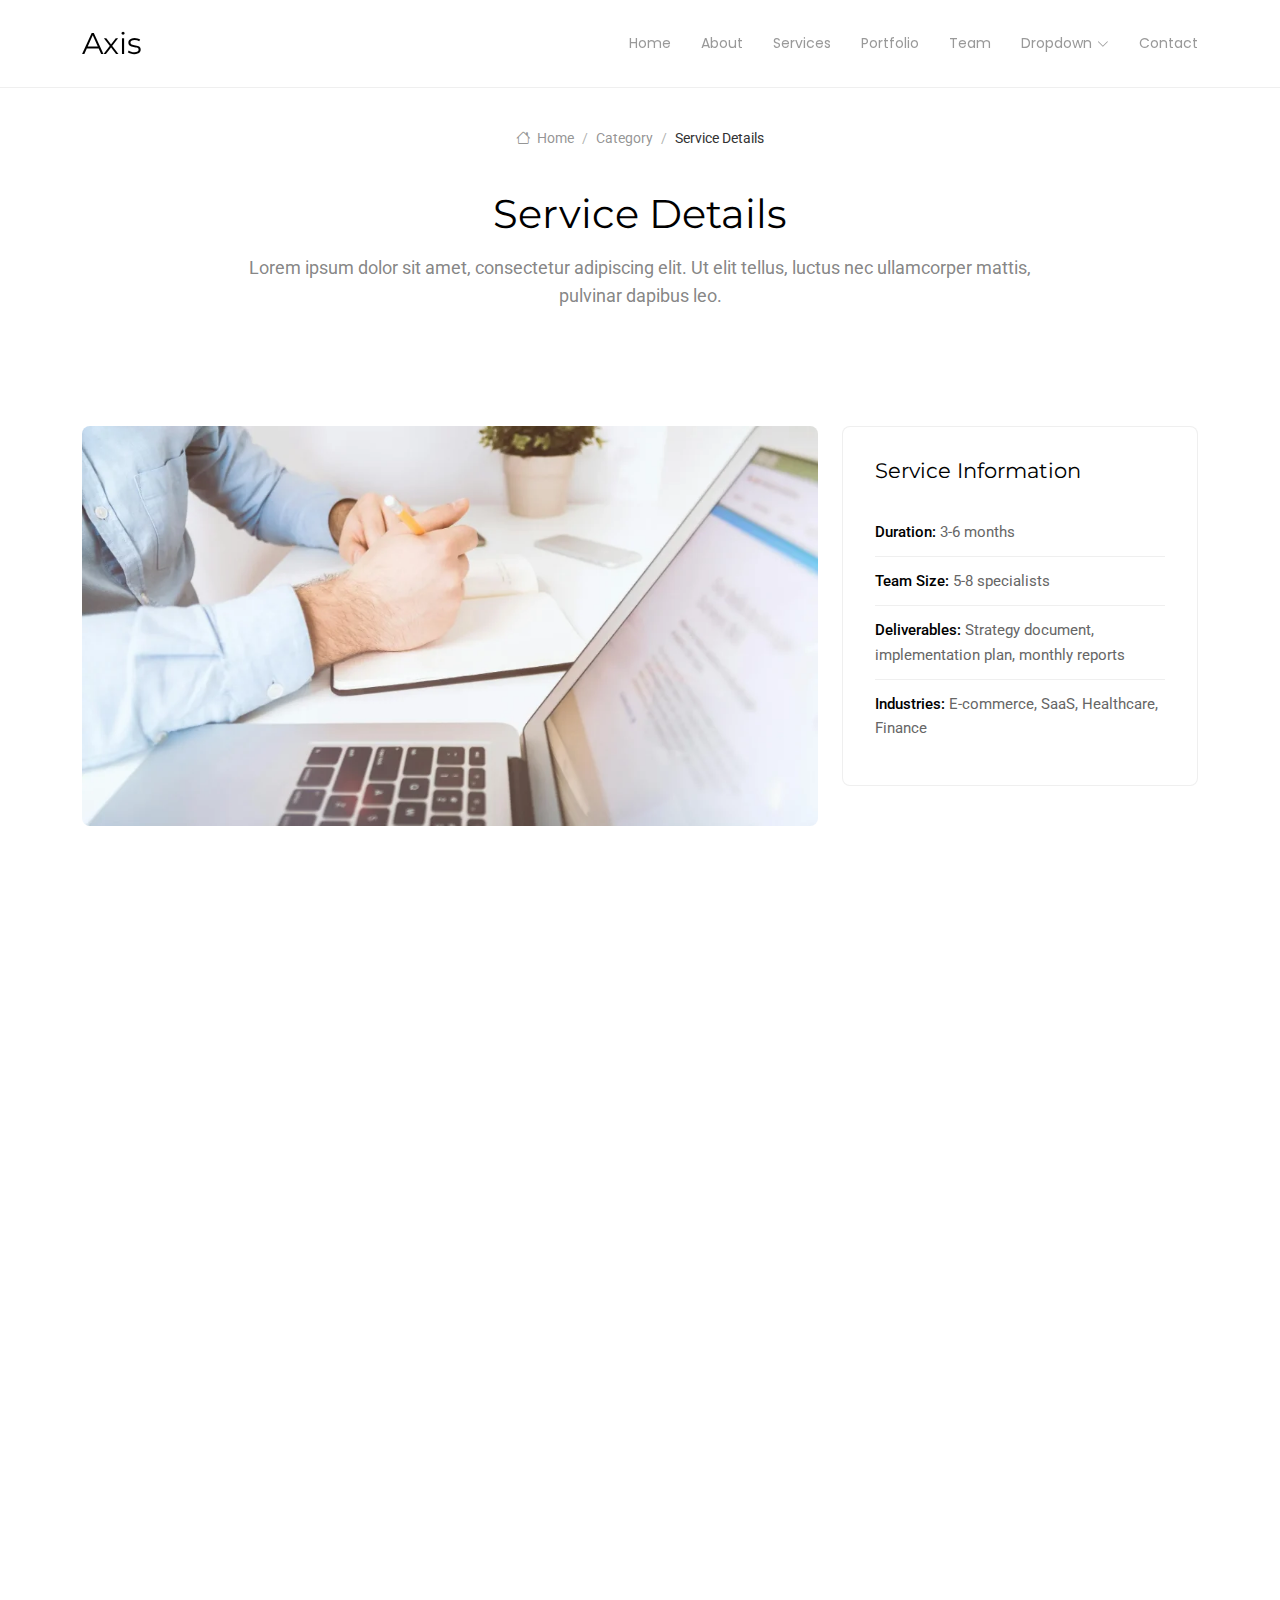
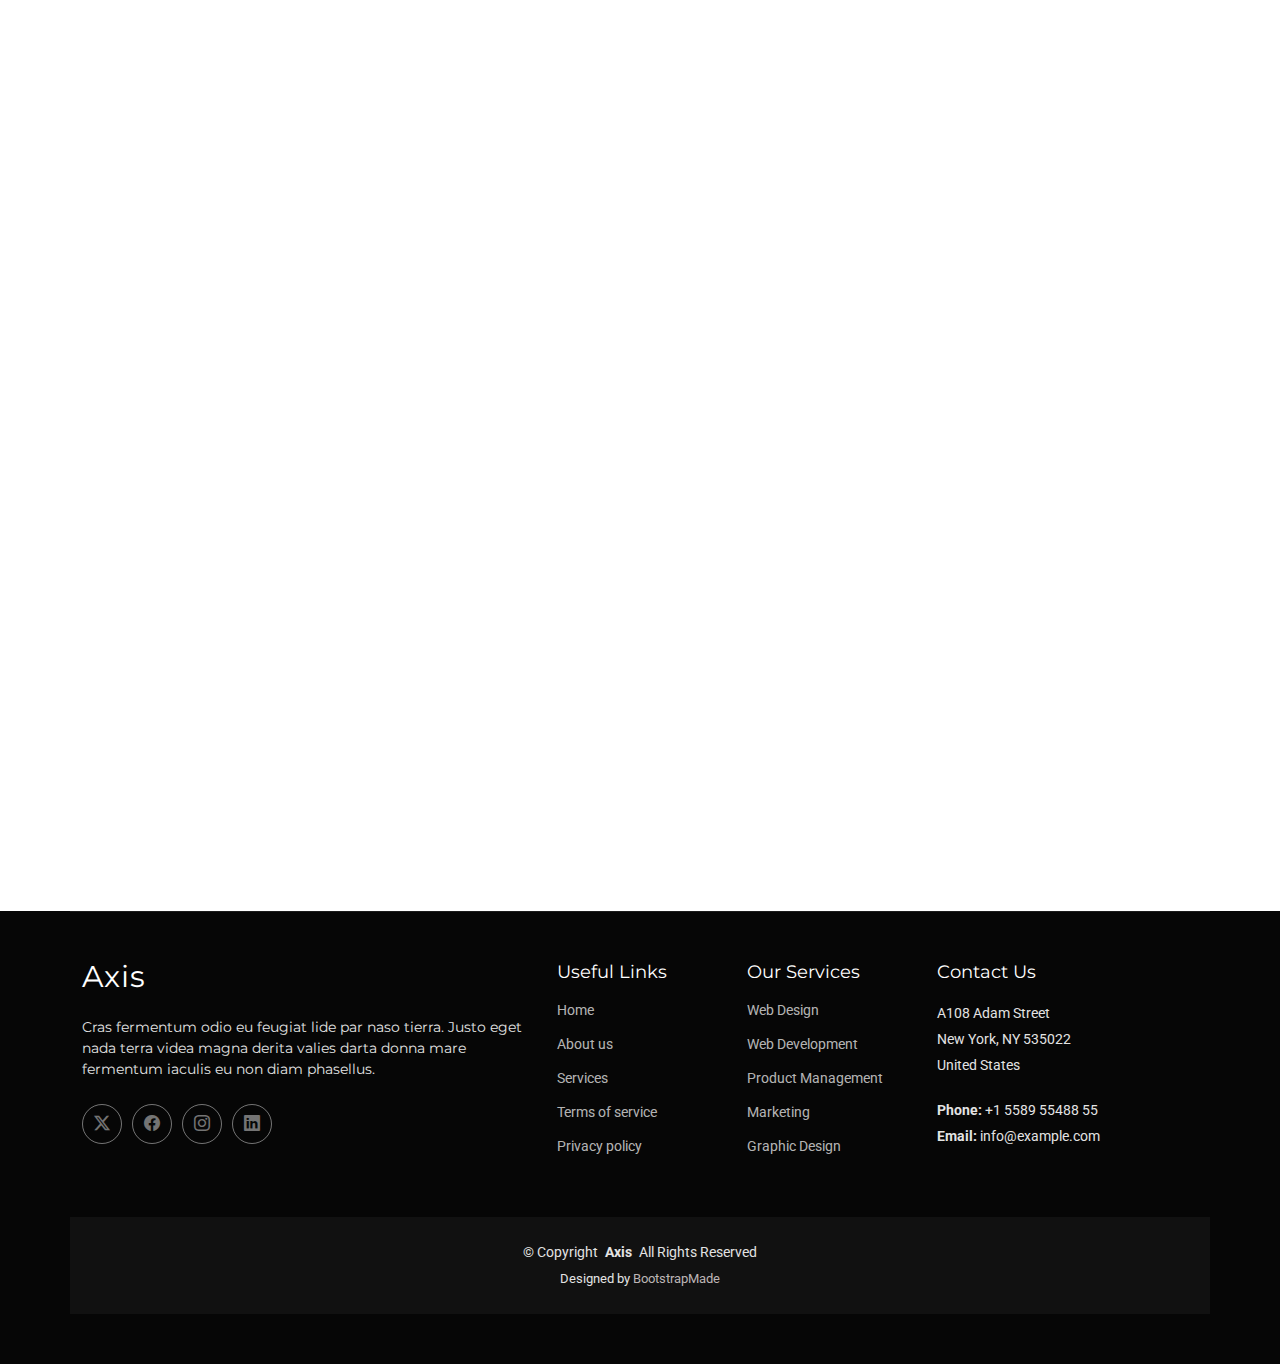
<file: service-details.html>
<!DOCTYPE html>
<html lang="en">

<head>
  <meta charset="utf-8">
  <meta content="width=device-width, initial-scale=1.0" name="viewport">
  <title>Service Details - Axis Bootstrap Template</title>
  <meta name="description" content="">
  <meta name="keywords" content="">

  <!-- Favicons -->
  <link href="assets/img/favicon.png" rel="icon">
  <link href="assets/img/apple-touch-icon.png" rel="apple-touch-icon">

  <!-- Fonts -->
  <link href="https://fonts.googleapis.com" rel="preconnect">
  <link href="https://fonts.gstatic.com" rel="preconnect" crossorigin>
  <link href="https://fonts.googleapis.com/css2?family=Roboto:ital,wght@0,100;0,300;0,400;0,500;0,700;0,900;1,100;1,300;1,400;1,500;1,700;1,900&family=Montserrat:ital,wght@0,100;0,200;0,300;0,400;0,500;0,600;0,700;0,800;0,900;1,100;1,200;1,300;1,400;1,500;1,600;1,700;1,800;1,900&family=Poppins:ital,wght@0,100;0,200;0,300;0,400;0,500;0,600;0,700;0,800;0,900;1,100;1,200;1,300;1,400;1,500;1,600;1,700;1,800;1,900&display=swap" rel="stylesheet">

  <!-- Vendor CSS Files -->
  <link href="assets/vendor/bootstrap/css/bootstrap.min.css" rel="stylesheet">
  <link href="assets/vendor/bootstrap-icons/bootstrap-icons.css" rel="stylesheet">
  <link href="assets/vendor/aos/aos.css" rel="stylesheet">
  <link href="assets/vendor/glightbox/css/glightbox.min.css" rel="stylesheet">
  <link href="assets/vendor/swiper/swiper-bundle.min.css" rel="stylesheet">

  <!-- Main CSS File -->
  <link href="assets/css/main.css" rel="stylesheet">

</head>

<body class="service-details-page">

  <header id="header" class="header d-flex align-items-center sticky-top">
    <div class="container-fluid container-xl position-relative d-flex align-items-center justify-content-between">

      <a href="index.html" class="logo d-flex align-items-center">
        <!-- Uncomment the line below if you also wish to use an image logo -->
        <!-- <img src="assets/img/logo.webp" alt=""> -->
        <h1 class="sitename">Axis</h1>
      </a>

      <nav id="navmenu" class="navmenu">
        <ul>
          <li><a href="#hero">Home</a></li>
          <li><a href="#about">About</a></li>
          <li><a href="#services">Services</a></li>
          <li><a href="#portfolio">Portfolio</a></li>
          <li><a href="#team">Team</a></li>
          <li class="dropdown"><a href="#"><span>Dropdown</span> <i class="bi bi-chevron-down toggle-dropdown"></i></a>
            <ul>
              <li><a href="#">Dropdown 1</a></li>
              <li class="dropdown"><a href="#"><span>Deep Dropdown</span> <i class="bi bi-chevron-down toggle-dropdown"></i></a>
                <ul>
                  <li><a href="#">Deep Dropdown 1</a></li>
                  <li><a href="#">Deep Dropdown 2</a></li>
                  <li><a href="#">Deep Dropdown 3</a></li>
                  <li><a href="#">Deep Dropdown 4</a></li>
                  <li><a href="#">Deep Dropdown 5</a></li>
                </ul>
              </li>
              <li><a href="#">Dropdown 2</a></li>
              <li><a href="#">Dropdown 3</a></li>
              <li><a href="#">Dropdown 4</a></li>
            </ul>
          </li>
          <li><a href="#contact">Contact</a></li>
        </ul>
        <i class="mobile-nav-toggle d-xl-none bi bi-list"></i>
      </nav>

    </div>
  </header>

  <main class="main">

    <!-- Page Title -->
    <div class="page-title">
      <div class="breadcrumbs">
        <nav aria-label="breadcrumb">
          <ol class="breadcrumb">
            <li class="breadcrumb-item"><a href="#"><i class="bi bi-house"></i> Home</a></li>
            <li class="breadcrumb-item"><a href="#">Category</a></li>
            <li class="breadcrumb-item active current">Service Details</li>
          </ol>
        </nav>
      </div>

      <div class="title-wrapper">
        <h1>Service Details</h1>
        <p>Lorem ipsum dolor sit amet, consectetur adipiscing elit. Ut elit tellus, luctus nec ullamcorper mattis, pulvinar dapibus leo.</p>
      </div>
    </div><!-- End Page Title -->

    <!-- Service Details Section -->
    <section id="service-details" class="service-details section">

      <div class="container" data-aos="fade-up" data-aos-delay="100">

        <div class="row gy-5">

          <!-- Main Content -->
          <div class="col-lg-8">

            <div class="service-content">

              <div class="service-hero" data-aos="fade-up" data-aos-delay="200">
                <img src="assets/img/services/services-1.webp" alt="Digital Marketing Strategy" class="img-fluid service-image">
              </div>

              <div class="service-description" data-aos="fade-up" data-aos-delay="300">
                <h2 class="service-title">Digital Marketing Strategy</h2>
                <p class="lead">Empowering your business with data-driven digital marketing solutions that deliver measurable results and sustainable growth across all digital channels.</p>

                <p>Lorem ipsum dolor sit amet, consectetur adipiscing elit. Sed do eiusmod tempor incididunt ut labore et dolore magna aliqua. Ut enim ad minim veniam, quis nostrud exercitation ullamco laboris nisi ut aliquip ex ea commodo consequat.</p>

                <p>Duis aute irure dolor in reprehenderit in voluptate velit esse cillum dolore eu fugiat nulla pariatur. Excepteur sint occaecat cupidatat non proident, sunt in culpa qui officia deserunt mollit anim id est laborum. Sed ut perspiciatis unde omnis iste natus error sit voluptatem accusantium doloremque laudantium.</p>
              </div>

              <div class="service-features" data-aos="fade-up" data-aos-delay="400">
                <h3>What We Deliver</h3>

                <div class="row gy-4 mt-4">
                  <div class="col-md-6">
                    <div class="feature-item">
                      <div class="feature-icon">
                        <i class="bi bi-graph-up-arrow"></i>
                      </div>
                      <div class="feature-content">
                        <h4>Performance Analytics</h4>
                        <p>Comprehensive tracking and analysis of all marketing campaigns with detailed ROI reporting and actionable insights.</p>
                      </div>
                    </div>
                  </div>

                  <div class="col-md-6">
                    <div class="feature-item">
                      <div class="feature-icon">
                        <i class="bi bi-bullseye"></i>
                      </div>
                      <div class="feature-content">
                        <h4>Target Audience Research</h4>
                        <p>In-depth market research to identify and understand your ideal customers for precise targeting strategies.</p>
                      </div>
                    </div>
                  </div>

                  <div class="col-md-6">
                    <div class="feature-item">
                      <div class="feature-icon">
                        <i class="bi bi-palette"></i>
                      </div>
                      <div class="feature-content">
                        <h4>Brand Development</h4>
                        <p>Strategic brand positioning and visual identity development that resonates with your target market.</p>
                      </div>
                    </div>
                  </div>

                  <div class="col-md-6">
                    <div class="feature-item">
                      <div class="feature-icon">
                        <i class="bi bi-lightning"></i>
                      </div>
                      <div class="feature-content">
                        <h4>Campaign Optimization</h4>
                        <p>Continuous monitoring and refinement of marketing campaigns to maximize performance and minimize costs.</p>
                      </div>
                    </div>
                  </div>
                </div>
              </div>

              <div class="service-process" data-aos="fade-up" data-aos-delay="500">
                <h3>Our Process</h3>

                <div class="process-timeline">
                  <div class="process-step">
                    <div class="step-number">01</div>
                    <div class="step-content">
                      <h4>Discovery &amp; Analysis</h4>
                      <p>We begin with a comprehensive audit of your current digital presence and competitive landscape analysis.</p>
                    </div>
                  </div>

                  <div class="process-step">
                    <div class="step-number">02</div>
                    <div class="step-content">
                      <h4>Strategy Development</h4>
                      <p>Based on our findings, we create a customized digital marketing strategy aligned with your business objectives.</p>
                    </div>
                  </div>

                  <div class="process-step">
                    <div class="step-number">03</div>
                    <div class="step-content">
                      <h4>Implementation</h4>
                      <p>Our team executes the strategy across all relevant digital channels with precision and attention to detail.</p>
                    </div>
                  </div>

                  <div class="process-step">
                    <div class="step-number">04</div>
                    <div class="step-content">
                      <h4>Monitoring &amp; Optimization</h4>
                      <p>Continuous performance tracking and data-driven optimizations to ensure maximum return on investment.</p>
                    </div>
                  </div>
                </div>
              </div>

            </div>

          </div>

          <!-- Sidebar -->
          <div class="col-lg-4">

            <div class="service-sidebar">

              <div class="sidebar-widget service-info" data-aos="fade-up" data-aos-delay="200">
                <h4>Service Information</h4>
                <ul class="service-details-list">
                  <li><strong>Duration:</strong> 3-6 months</li>
                  <li><strong>Team Size:</strong> 5-8 specialists</li>
                  <li><strong>Deliverables:</strong> Strategy document, implementation plan, monthly reports</li>
                  <li><strong>Industries:</strong> E-commerce, SaaS, Healthcare, Finance</li>
                </ul>
              </div>

              <div class="sidebar-widget related-services" data-aos="fade-up" data-aos-delay="300">
                <h4>Related Services</h4>
                <div class="related-service-list">
                  <a href="#" class="related-service-item">
                    <i class="bi bi-search"></i>
                    <span>SEO Optimization</span>
                  </a>
                  <a href="#" class="related-service-item">
                    <i class="bi bi-megaphone"></i>
                    <span>Social Media Marketing</span>
                  </a>
                  <a href="#" class="related-service-item">
                    <i class="bi bi-envelope"></i>
                    <span>Email Marketing</span>
                  </a>
                  <a href="#" class="related-service-item">
                    <i class="bi bi-graph-up"></i>
                    <span>PPC Advertising</span>
                  </a>
                </div>
              </div>

              <div class="sidebar-widget cta-widget" data-aos="fade-up" data-aos-delay="400">
                <div class="cta-content">
                  <h4>Ready to Get Started?</h4>
                  <p>Let's discuss how our digital marketing expertise can help grow your business.</p>
                  <a href="#" class="btn-cta">Schedule Consultation</a>
                </div>
              </div>

              <div class="sidebar-widget contact-info" data-aos="fade-up" data-aos-delay="500">
                <h4>Need Help?</h4>
                <div class="contact-item">
                  <i class="bi bi-telephone"></i>
                  <div>
                    <strong>Call Us</strong>
                    <span>+1 (555) 123-4567</span>
                  </div>
                </div>
                <div class="contact-item">
                  <i class="bi bi-envelope"></i>
                  <div>
                    <strong>Email</strong>
                    <span>info@example.com</span>
                  </div>
                </div>
              </div>

            </div>

          </div>

        </div>

      </div>

    </section><!-- /Service Details Section -->

  </main>

  <footer id="footer" class="footer dark-background">

    <div class="container footer-top">
      <div class="row gy-4">
        <div class="col-lg-5 col-md-12 footer-about">
          <a href="index.html" class="logo d-flex align-items-center">
            <span class="sitename">Axis</span>
          </a>
          <p>Cras fermentum odio eu feugiat lide par naso tierra. Justo eget nada terra videa magna derita valies darta donna mare fermentum iaculis eu non diam phasellus.</p>
          <div class="social-links d-flex mt-4">
            <a href=""><i class="bi bi-twitter-x"></i></a>
            <a href=""><i class="bi bi-facebook"></i></a>
            <a href=""><i class="bi bi-instagram"></i></a>
            <a href=""><i class="bi bi-linkedin"></i></a>
          </div>
        </div>

        <div class="col-lg-2 col-6 footer-links">
          <h4>Useful Links</h4>
          <ul>
            <li><a href="#">Home</a></li>
            <li><a href="#">About us</a></li>
            <li><a href="#">Services</a></li>
            <li><a href="#">Terms of service</a></li>
            <li><a href="#">Privacy policy</a></li>
          </ul>
        </div>

        <div class="col-lg-2 col-6 footer-links">
          <h4>Our Services</h4>
          <ul>
            <li><a href="#">Web Design</a></li>
            <li><a href="#">Web Development</a></li>
            <li><a href="#">Product Management</a></li>
            <li><a href="#">Marketing</a></li>
            <li><a href="#">Graphic Design</a></li>
          </ul>
        </div>

        <div class="col-lg-3 col-md-12 footer-contact text-center text-md-start">
          <h4>Contact Us</h4>
          <p>A108 Adam Street</p>
          <p>New York, NY 535022</p>
          <p>United States</p>
          <p class="mt-4"><strong>Phone:</strong> <span>+1 5589 55488 55</span></p>
          <p><strong>Email:</strong> <span>info@example.com</span></p>
        </div>

      </div>
    </div>

    <div class="container copyright text-center mt-4">
      <p>© <span>Copyright</span> <strong class="px-1 sitename">Axis</strong> <span>All Rights Reserved</span></p>
      <div class="credits">
      Designed by <a href="https://bootstrapmade.com/">BootstrapMade</a>
      </div>
    </div>

  </footer>

  <!-- Scroll Top -->
  <a href="#" id="scroll-top" class="scroll-top d-flex align-items-center justify-content-center"><i class="bi bi-arrow-up-short"></i></a>

  <!-- Preloader -->
  <div id="preloader"></div>

  <!-- Vendor JS Files -->
  <script src="assets/vendor/bootstrap/js/bootstrap.bundle.min.js"></script>
  <script src="assets/vendor/php-email-form/validate.js"></script>
  <script src="assets/vendor/aos/aos.js"></script>
  <script src="assets/vendor/glightbox/js/glightbox.min.js"></script>
  <script src="assets/vendor/purecounter/purecounter_vanilla.js"></script>
  <script src="assets/vendor/imagesloaded/imagesloaded.pkgd.min.js"></script>
  <script src="assets/vendor/isotope-layout/isotope.pkgd.min.js"></script>
  <script src="assets/vendor/swiper/swiper-bundle.min.js"></script>

  <!-- Main JS File -->
  <script src="assets/js/main.js"></script>

</body>

</html>
</file>
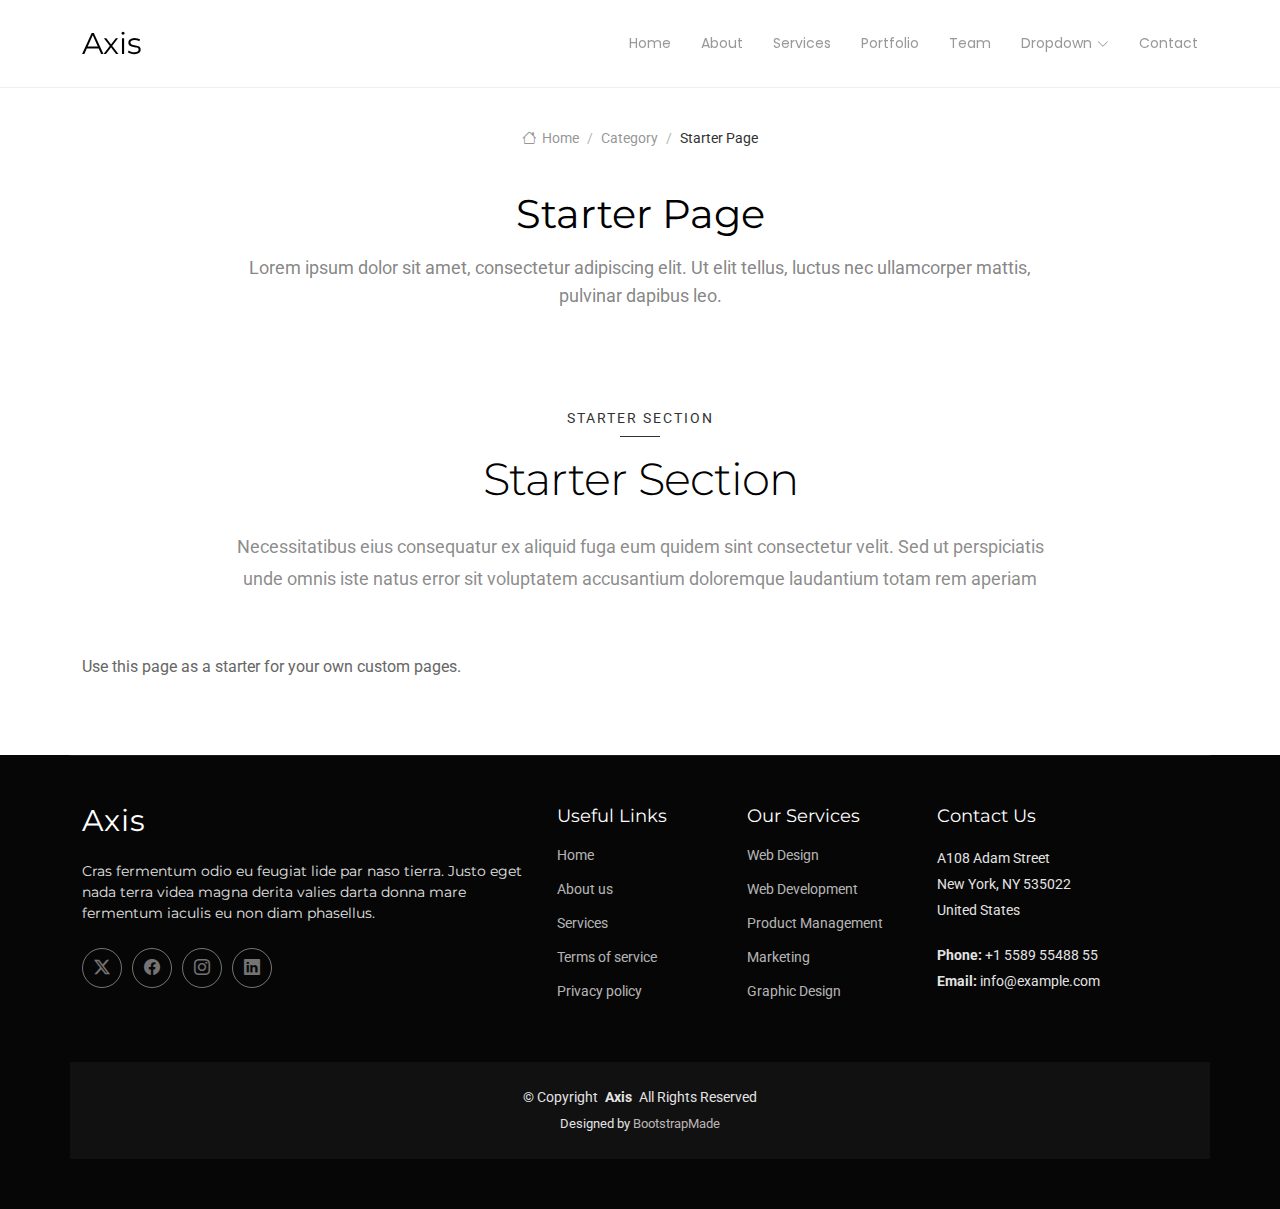
<file: starter-page.html>
<!DOCTYPE html>
<html lang="en">

<head>
  <meta charset="utf-8">
  <meta content="width=device-width, initial-scale=1.0" name="viewport">
  <title>Starter Page - Axis Bootstrap Template</title>
  <meta name="description" content="">
  <meta name="keywords" content="">

  <!-- Favicons -->
  <link href="assets/img/favicon.png" rel="icon">
  <link href="assets/img/apple-touch-icon.png" rel="apple-touch-icon">

  <!-- Fonts -->
  <link href="https://fonts.googleapis.com" rel="preconnect">
  <link href="https://fonts.gstatic.com" rel="preconnect" crossorigin>
  <link href="https://fonts.googleapis.com/css2?family=Roboto:ital,wght@0,100;0,300;0,400;0,500;0,700;0,900;1,100;1,300;1,400;1,500;1,700;1,900&family=Montserrat:ital,wght@0,100;0,200;0,300;0,400;0,500;0,600;0,700;0,800;0,900;1,100;1,200;1,300;1,400;1,500;1,600;1,700;1,800;1,900&family=Poppins:ital,wght@0,100;0,200;0,300;0,400;0,500;0,600;0,700;0,800;0,900;1,100;1,200;1,300;1,400;1,500;1,600;1,700;1,800;1,900&display=swap" rel="stylesheet">

  <!-- Vendor CSS Files -->
  <link href="assets/vendor/bootstrap/css/bootstrap.min.css" rel="stylesheet">
  <link href="assets/vendor/bootstrap-icons/bootstrap-icons.css" rel="stylesheet">
  <link href="assets/vendor/aos/aos.css" rel="stylesheet">
  <link href="assets/vendor/glightbox/css/glightbox.min.css" rel="stylesheet">
  <link href="assets/vendor/swiper/swiper-bundle.min.css" rel="stylesheet">

  <!-- Main CSS File -->
  <link href="assets/css/main.css" rel="stylesheet">

</head>

<body class="starter-page-page">

  <header id="header" class="header d-flex align-items-center sticky-top">
    <div class="container-fluid container-xl position-relative d-flex align-items-center justify-content-between">

      <a href="index.html" class="logo d-flex align-items-center">
        <!-- Uncomment the line below if you also wish to use an image logo -->
        <!-- <img src="assets/img/logo.webp" alt=""> -->
        <h1 class="sitename">Axis</h1>
      </a>

      <nav id="navmenu" class="navmenu">
        <ul>
          <li><a href="#hero">Home</a></li>
          <li><a href="#about">About</a></li>
          <li><a href="#services">Services</a></li>
          <li><a href="#portfolio">Portfolio</a></li>
          <li><a href="#team">Team</a></li>
          <li class="dropdown"><a href="#"><span>Dropdown</span> <i class="bi bi-chevron-down toggle-dropdown"></i></a>
            <ul>
              <li><a href="#">Dropdown 1</a></li>
              <li class="dropdown"><a href="#"><span>Deep Dropdown</span> <i class="bi bi-chevron-down toggle-dropdown"></i></a>
                <ul>
                  <li><a href="#">Deep Dropdown 1</a></li>
                  <li><a href="#">Deep Dropdown 2</a></li>
                  <li><a href="#">Deep Dropdown 3</a></li>
                  <li><a href="#">Deep Dropdown 4</a></li>
                  <li><a href="#">Deep Dropdown 5</a></li>
                </ul>
              </li>
              <li><a href="#">Dropdown 2</a></li>
              <li><a href="#">Dropdown 3</a></li>
              <li><a href="#">Dropdown 4</a></li>
            </ul>
          </li>
          <li><a href="#contact">Contact</a></li>
        </ul>
        <i class="mobile-nav-toggle d-xl-none bi bi-list"></i>
      </nav>

    </div>
  </header>

  <main class="main">

    <!-- Page Title -->
    <div class="page-title">
      <div class="breadcrumbs">
        <nav aria-label="breadcrumb">
          <ol class="breadcrumb">
            <li class="breadcrumb-item"><a href="#"><i class="bi bi-house"></i> Home</a></li>
            <li class="breadcrumb-item"><a href="#">Category</a></li>
            <li class="breadcrumb-item active current">Starter Page</li>
          </ol>
        </nav>
      </div>

      <div class="title-wrapper">
        <h1>Starter Page</h1>
        <p>Lorem ipsum dolor sit amet, consectetur adipiscing elit. Ut elit tellus, luctus nec ullamcorper mattis, pulvinar dapibus leo.</p>
      </div>
    </div><!-- End Page Title -->

    <!-- Starter Section Section -->
    <section id="starter-section" class="starter-section section">

      <!-- Section Title -->
      <div class="container section-title" data-aos="fade-up">
        <span class="subtitle">Starter Section</span>
        <h2>Starter Section</h2>
        <p>Necessitatibus eius consequatur ex aliquid fuga eum quidem sint consectetur velit. Sed ut perspiciatis unde omnis iste natus error sit voluptatem accusantium doloremque laudantium totam rem aperiam</p>
      </div><!-- End Section Title -->

      <div class="container" data-aos="fade-up">
        <p>Use this page as a starter for your own custom pages.</p>
      </div>

    </section><!-- /Starter Section Section -->

  </main>

  <footer id="footer" class="footer dark-background">

    <div class="container footer-top">
      <div class="row gy-4">
        <div class="col-lg-5 col-md-12 footer-about">
          <a href="index.html" class="logo d-flex align-items-center">
            <span class="sitename">Axis</span>
          </a>
          <p>Cras fermentum odio eu feugiat lide par naso tierra. Justo eget nada terra videa magna derita valies darta donna mare fermentum iaculis eu non diam phasellus.</p>
          <div class="social-links d-flex mt-4">
            <a href=""><i class="bi bi-twitter-x"></i></a>
            <a href=""><i class="bi bi-facebook"></i></a>
            <a href=""><i class="bi bi-instagram"></i></a>
            <a href=""><i class="bi bi-linkedin"></i></a>
          </div>
        </div>

        <div class="col-lg-2 col-6 footer-links">
          <h4>Useful Links</h4>
          <ul>
            <li><a href="#">Home</a></li>
            <li><a href="#">About us</a></li>
            <li><a href="#">Services</a></li>
            <li><a href="#">Terms of service</a></li>
            <li><a href="#">Privacy policy</a></li>
          </ul>
        </div>

        <div class="col-lg-2 col-6 footer-links">
          <h4>Our Services</h4>
          <ul>
            <li><a href="#">Web Design</a></li>
            <li><a href="#">Web Development</a></li>
            <li><a href="#">Product Management</a></li>
            <li><a href="#">Marketing</a></li>
            <li><a href="#">Graphic Design</a></li>
          </ul>
        </div>

        <div class="col-lg-3 col-md-12 footer-contact text-center text-md-start">
          <h4>Contact Us</h4>
          <p>A108 Adam Street</p>
          <p>New York, NY 535022</p>
          <p>United States</p>
          <p class="mt-4"><strong>Phone:</strong> <span>+1 5589 55488 55</span></p>
          <p><strong>Email:</strong> <span>info@example.com</span></p>
        </div>

      </div>
    </div>

    <div class="container copyright text-center mt-4">
      <p>© <span>Copyright</span> <strong class="px-1 sitename">Axis</strong> <span>All Rights Reserved</span></p>
      <div class="credits">
     Designed by <a href="https://bootstrapmade.com/">BootstrapMade</a>
      </div>
    </div>

  </footer>

  <!-- Scroll Top -->
  <a href="#" id="scroll-top" class="scroll-top d-flex align-items-center justify-content-center"><i class="bi bi-arrow-up-short"></i></a>

  <!-- Preloader -->
  <div id="preloader"></div>

  <!-- Vendor JS Files -->
  <script src="assets/vendor/bootstrap/js/bootstrap.bundle.min.js"></script>
  <script src="assets/vendor/php-email-form/validate.js"></script>
  <script src="assets/vendor/aos/aos.js"></script>
  <script src="assets/vendor/glightbox/js/glightbox.min.js"></script>
  <script src="assets/vendor/purecounter/purecounter_vanilla.js"></script>
  <script src="assets/vendor/imagesloaded/imagesloaded.pkgd.min.js"></script>
  <script src="assets/vendor/isotope-layout/isotope.pkgd.min.js"></script>
  <script src="assets/vendor/swiper/swiper-bundle.min.js"></script>

  <!-- Main JS File -->
  <script src="assets/js/main.js"></script>

</body>

</html>
</file>
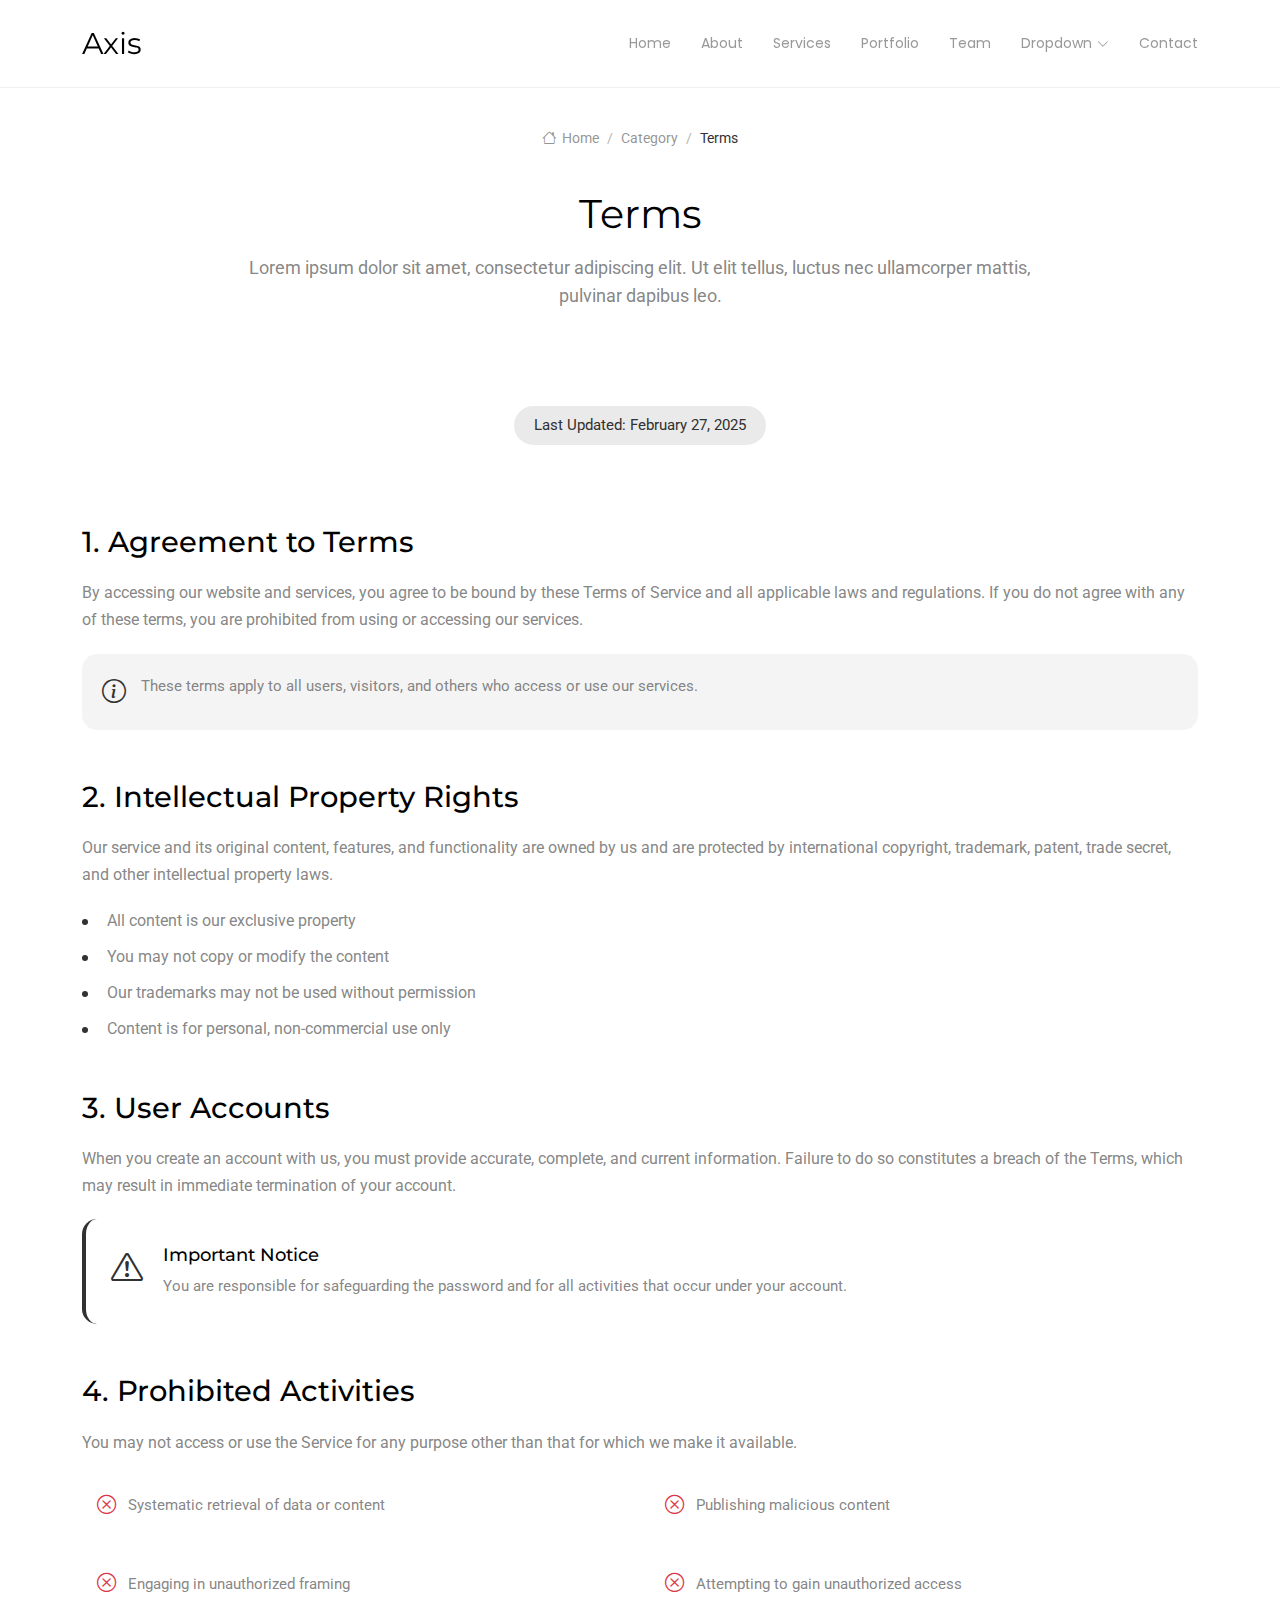
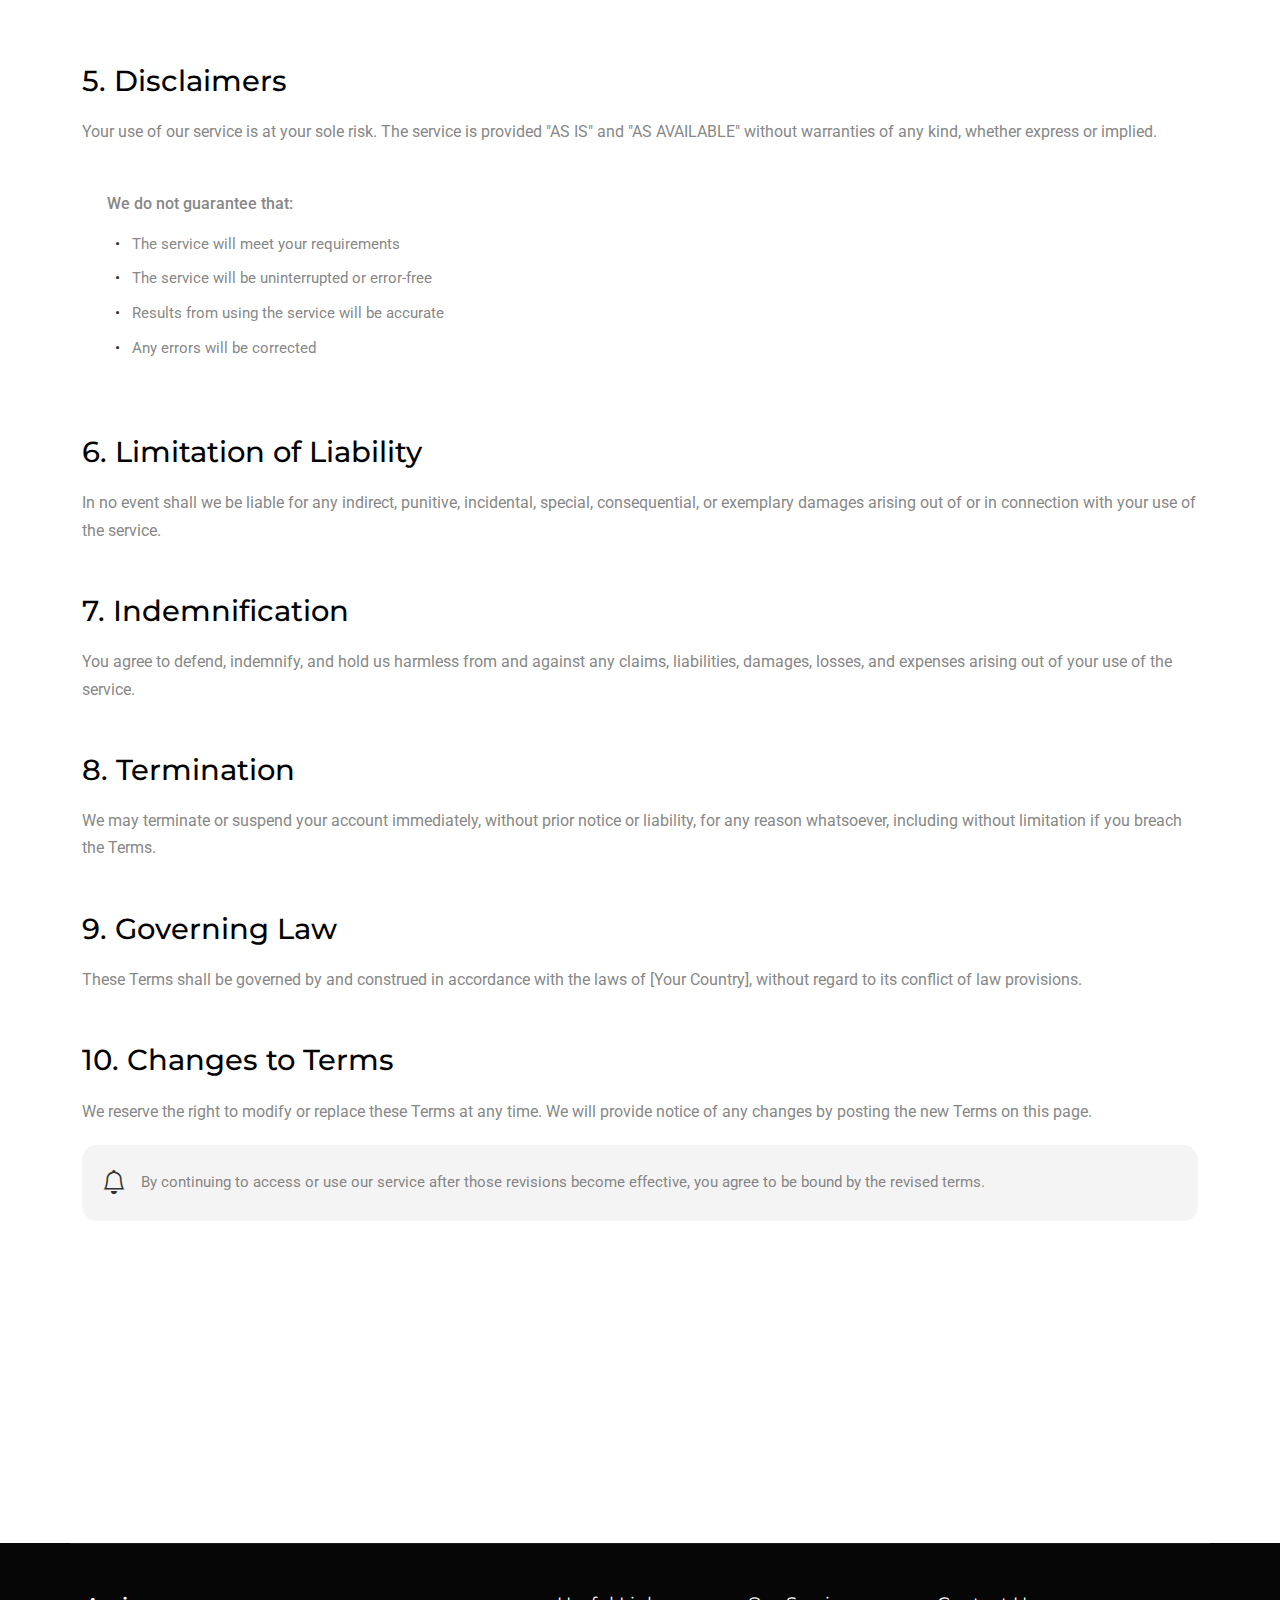
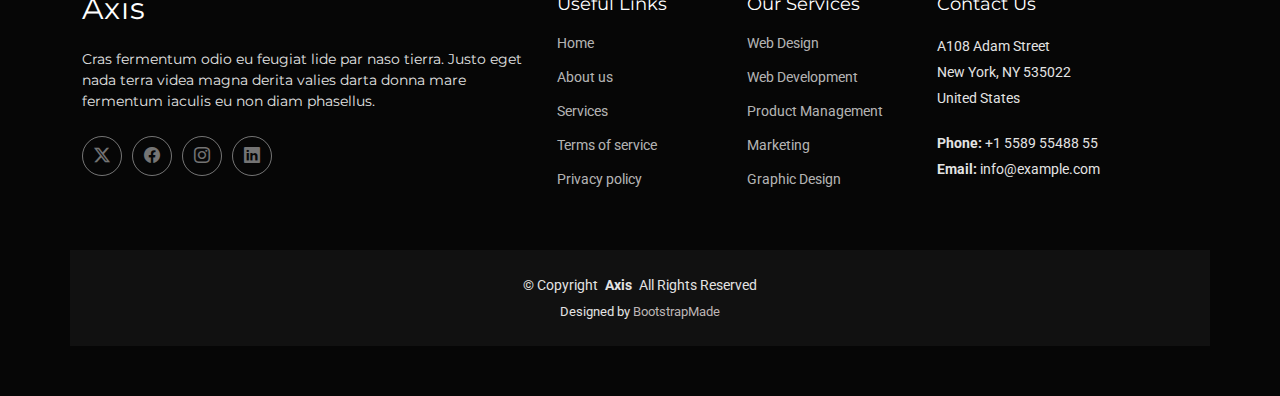
<file: terms.html>
<!DOCTYPE html>
<html lang="en">

<head>
  <meta charset="utf-8">
  <meta content="width=device-width, initial-scale=1.0" name="viewport">
  <title>Terms - Axis Bootstrap Template</title>
  <meta name="description" content="">
  <meta name="keywords" content="">

  <!-- Favicons -->
  <link href="assets/img/favicon.png" rel="icon">
  <link href="assets/img/apple-touch-icon.png" rel="apple-touch-icon">

  <!-- Fonts -->
  <link href="https://fonts.googleapis.com" rel="preconnect">
  <link href="https://fonts.gstatic.com" rel="preconnect" crossorigin>
  <link href="https://fonts.googleapis.com/css2?family=Roboto:ital,wght@0,100;0,300;0,400;0,500;0,700;0,900;1,100;1,300;1,400;1,500;1,700;1,900&family=Montserrat:ital,wght@0,100;0,200;0,300;0,400;0,500;0,600;0,700;0,800;0,900;1,100;1,200;1,300;1,400;1,500;1,600;1,700;1,800;1,900&family=Poppins:ital,wght@0,100;0,200;0,300;0,400;0,500;0,600;0,700;0,800;0,900;1,100;1,200;1,300;1,400;1,500;1,600;1,700;1,800;1,900&display=swap" rel="stylesheet">

  <!-- Vendor CSS Files -->
  <link href="assets/vendor/bootstrap/css/bootstrap.min.css" rel="stylesheet">
  <link href="assets/vendor/bootstrap-icons/bootstrap-icons.css" rel="stylesheet">
  <link href="assets/vendor/aos/aos.css" rel="stylesheet">
  <link href="assets/vendor/glightbox/css/glightbox.min.css" rel="stylesheet">
  <link href="assets/vendor/swiper/swiper-bundle.min.css" rel="stylesheet">

  <!-- Main CSS File -->
  <link href="assets/css/main.css" rel="stylesheet">

</head>

<body class="terms-page">

  <header id="header" class="header d-flex align-items-center sticky-top">
    <div class="container-fluid container-xl position-relative d-flex align-items-center justify-content-between">

      <a href="index.html" class="logo d-flex align-items-center">
        <!-- Uncomment the line below if you also wish to use an image logo -->
        <!-- <img src="assets/img/logo.webp" alt=""> -->
        <h1 class="sitename">Axis</h1>
      </a>

      <nav id="navmenu" class="navmenu">
        <ul>
          <li><a href="#hero">Home</a></li>
          <li><a href="#about">About</a></li>
          <li><a href="#services">Services</a></li>
          <li><a href="#portfolio">Portfolio</a></li>
          <li><a href="#team">Team</a></li>
          <li class="dropdown"><a href="#"><span>Dropdown</span> <i class="bi bi-chevron-down toggle-dropdown"></i></a>
            <ul>
              <li><a href="#">Dropdown 1</a></li>
              <li class="dropdown"><a href="#"><span>Deep Dropdown</span> <i class="bi bi-chevron-down toggle-dropdown"></i></a>
                <ul>
                  <li><a href="#">Deep Dropdown 1</a></li>
                  <li><a href="#">Deep Dropdown 2</a></li>
                  <li><a href="#">Deep Dropdown 3</a></li>
                  <li><a href="#">Deep Dropdown 4</a></li>
                  <li><a href="#">Deep Dropdown 5</a></li>
                </ul>
              </li>
              <li><a href="#">Dropdown 2</a></li>
              <li><a href="#">Dropdown 3</a></li>
              <li><a href="#">Dropdown 4</a></li>
            </ul>
          </li>
          <li><a href="#contact">Contact</a></li>
        </ul>
        <i class="mobile-nav-toggle d-xl-none bi bi-list"></i>
      </nav>

    </div>
  </header>

  <main class="main">

    <!-- Page Title -->
    <div class="page-title">
      <div class="breadcrumbs">
        <nav aria-label="breadcrumb">
          <ol class="breadcrumb">
            <li class="breadcrumb-item"><a href="#"><i class="bi bi-house"></i> Home</a></li>
            <li class="breadcrumb-item"><a href="#">Category</a></li>
            <li class="breadcrumb-item active current">Terms</li>
          </ol>
        </nav>
      </div>

      <div class="title-wrapper">
        <h1>Terms</h1>
        <p>Lorem ipsum dolor sit amet, consectetur adipiscing elit. Ut elit tellus, luctus nec ullamcorper mattis, pulvinar dapibus leo.</p>
      </div>
    </div><!-- End Page Title -->

    <!-- Terms Of Service Section -->
    <section id="terms-of-service" class="terms-of-service section">

      <div class="container" data-aos="fade-up">
        <!-- Page Header -->
        <div class="tos-header text-center" data-aos="fade-up">
          <span class="last-updated">Last Updated: February 27, 2025</span>
        </div>

        <!-- Content -->
        <div class="tos-content" data-aos="fade-up" data-aos-delay="200">
          <!-- Agreement Section -->
          <div id="agreement" class="content-section">
            <h3>1. Agreement to Terms</h3>
            <p>By accessing our website and services, you agree to be bound by these Terms of Service and all applicable laws and regulations. If you do not agree with any of these terms, you are prohibited from using or accessing our services.</p>
            <div class="info-box">
              <i class="bi bi-info-circle"></i>
              <p>These terms apply to all users, visitors, and others who access or use our services.</p>
            </div>
          </div>

          <!-- Intellectual Property -->
          <div id="intellectual-property" class="content-section">
            <h3>2. Intellectual Property Rights</h3>
            <p>Our service and its original content, features, and functionality are owned by us and are protected by international copyright, trademark, patent, trade secret, and other intellectual property laws.</p>
            <ul class="list-items">
              <li>All content is our exclusive property</li>
              <li>You may not copy or modify the content</li>
              <li>Our trademarks may not be used without permission</li>
              <li>Content is for personal, non-commercial use only</li>
            </ul>
          </div>

          <!-- User Accounts -->
          <div id="user-accounts" class="content-section">
            <h3>3. User Accounts</h3>
            <p>When you create an account with us, you must provide accurate, complete, and current information. Failure to do so constitutes a breach of the Terms, which may result in immediate termination of your account.</p>
            <div class="alert-box">
              <i class="bi bi-exclamation-triangle"></i>
              <div class="alert-content">
                <h5>Important Notice</h5>
                <p>You are responsible for safeguarding the password and for all activities that occur under your account.</p>
              </div>
            </div>
          </div>

          <!-- Prohibited Activities -->
          <div id="prohibited" class="content-section">
            <h3>4. Prohibited Activities</h3>
            <p>You may not access or use the Service for any purpose other than that for which we make it available.</p>
            <div class="prohibited-list">
              <div class="prohibited-item">
                <i class="bi bi-x-circle"></i>
                <span>Systematic retrieval of data or content</span>
              </div>
              <div class="prohibited-item">
                <i class="bi bi-x-circle"></i>
                <span>Publishing malicious content</span>
              </div>
              <div class="prohibited-item">
                <i class="bi bi-x-circle"></i>
                <span>Engaging in unauthorized framing</span>
              </div>
              <div class="prohibited-item">
                <i class="bi bi-x-circle"></i>
                <span>Attempting to gain unauthorized access</span>
              </div>
            </div>
          </div>

          <!-- Disclaimers -->
          <div id="disclaimer" class="content-section">
            <h3>5. Disclaimers</h3>
            <p>Your use of our service is at your sole risk. The service is provided "AS IS" and "AS AVAILABLE" without warranties of any kind, whether express or implied.</p>
            <div class="disclaimer-box">
              <p>We do not guarantee that:</p>
              <ul>
                <li>The service will meet your requirements</li>
                <li>The service will be uninterrupted or error-free</li>
                <li>Results from using the service will be accurate</li>
                <li>Any errors will be corrected</li>
              </ul>
            </div>
          </div>

          <!-- Limitation of Liability -->
          <div id="limitation" class="content-section">
            <h3>6. Limitation of Liability</h3>
            <p>In no event shall we be liable for any indirect, punitive, incidental, special, consequential, or exemplary damages arising out of or in connection with your use of the service.</p>
          </div>

          <!-- Indemnification -->
          <div id="indemnification" class="content-section">
            <h3>7. Indemnification</h3>
            <p>You agree to defend, indemnify, and hold us harmless from and against any claims, liabilities, damages, losses, and expenses arising out of your use of the service.</p>
          </div>

          <!-- Termination -->
          <div id="termination" class="content-section">
            <h3>8. Termination</h3>
            <p>We may terminate or suspend your account immediately, without prior notice or liability, for any reason whatsoever, including without limitation if you breach the Terms.</p>
          </div>

          <!-- Governing Law -->
          <div id="governing-law" class="content-section">
            <h3>9. Governing Law</h3>
            <p>These Terms shall be governed by and construed in accordance with the laws of [Your Country], without regard to its conflict of law provisions.</p>
          </div>

          <!-- Changes -->
          <div id="changes" class="content-section">
            <h3>10. Changes to Terms</h3>
            <p>We reserve the right to modify or replace these Terms at any time. We will provide notice of any changes by posting the new Terms on this page.</p>
            <div class="notice-box">
              <i class="bi bi-bell"></i>
              <p>By continuing to access or use our service after those revisions become effective, you agree to be bound by the revised terms.</p>
            </div>
          </div>
        </div>

        <!-- Contact Section -->
        <div class="tos-contact" data-aos="fade-up" data-aos-delay="300">
          <div class="contact-box">
            <div class="contact-icon">
              <i class="bi bi-envelope"></i>
            </div>
            <div class="contact-content">
              <h4>Questions About Terms?</h4>
              <p>If you have any questions about these Terms, please contact us.</p>
              <a href="#" class="contact-link">Contact Support</a>
            </div>
          </div>
        </div>
      </div>

    </section><!-- /Terms Of Service Section -->

  </main>

  <footer id="footer" class="footer dark-background">

    <div class="container footer-top">
      <div class="row gy-4">
        <div class="col-lg-5 col-md-12 footer-about">
          <a href="index.html" class="logo d-flex align-items-center">
            <span class="sitename">Axis</span>
          </a>
          <p>Cras fermentum odio eu feugiat lide par naso tierra. Justo eget nada terra videa magna derita valies darta donna mare fermentum iaculis eu non diam phasellus.</p>
          <div class="social-links d-flex mt-4">
            <a href=""><i class="bi bi-twitter-x"></i></a>
            <a href=""><i class="bi bi-facebook"></i></a>
            <a href=""><i class="bi bi-instagram"></i></a>
            <a href=""><i class="bi bi-linkedin"></i></a>
          </div>
        </div>

        <div class="col-lg-2 col-6 footer-links">
          <h4>Useful Links</h4>
          <ul>
            <li><a href="#">Home</a></li>
            <li><a href="#">About us</a></li>
            <li><a href="#">Services</a></li>
            <li><a href="#">Terms of service</a></li>
            <li><a href="#">Privacy policy</a></li>
          </ul>
        </div>

        <div class="col-lg-2 col-6 footer-links">
          <h4>Our Services</h4>
          <ul>
            <li><a href="#">Web Design</a></li>
            <li><a href="#">Web Development</a></li>
            <li><a href="#">Product Management</a></li>
            <li><a href="#">Marketing</a></li>
            <li><a href="#">Graphic Design</a></li>
          </ul>
        </div>

        <div class="col-lg-3 col-md-12 footer-contact text-center text-md-start">
          <h4>Contact Us</h4>
          <p>A108 Adam Street</p>
          <p>New York, NY 535022</p>
          <p>United States</p>
          <p class="mt-4"><strong>Phone:</strong> <span>+1 5589 55488 55</span></p>
          <p><strong>Email:</strong> <span>info@example.com</span></p>
        </div>

      </div>
    </div>

    <div class="container copyright text-center mt-4">
      <p>© <span>Copyright</span> <strong class="px-1 sitename">Axis</strong> <span>All Rights Reserved</span></p>
      <div class="credits">
    Designed by <a href="https://bootstrapmade.com/">BootstrapMade</a>
      </div>
    </div>

  </footer>

  <!-- Scroll Top -->
  <a href="#" id="scroll-top" class="scroll-top d-flex align-items-center justify-content-center"><i class="bi bi-arrow-up-short"></i></a>

  <!-- Preloader -->
  <div id="preloader"></div>

  <!-- Vendor JS Files -->
  <script src="assets/vendor/bootstrap/js/bootstrap.bundle.min.js"></script>
  <script src="assets/vendor/php-email-form/validate.js"></script>
  <script src="assets/vendor/aos/aos.js"></script>
  <script src="assets/vendor/glightbox/js/glightbox.min.js"></script>
  <script src="assets/vendor/purecounter/purecounter_vanilla.js"></script>
  <script src="assets/vendor/imagesloaded/imagesloaded.pkgd.min.js"></script>
  <script src="assets/vendor/isotope-layout/isotope.pkgd.min.js"></script>
  <script src="assets/vendor/swiper/swiper-bundle.min.js"></script>

  <!-- Main JS File -->
  <script src="assets/js/main.js"></script>

</body>

</html>
</file>
<file: assets/css/main.css>
@charset "UTF-8";

/*--------------------------------------------------------------
# Font & Color Variables
# Help: https://bootstrapmade.com/color-system/
--------------------------------------------------------------*/
/* Fonts */
:root {
  --default-font: "Roboto",  system-ui, -apple-system, "Segoe UI", Roboto, "Helvetica Neue", Arial, "Noto Sans", "Liberation Sans", sans-serif, "Apple Color Emoji", "Segoe UI Emoji", "Segoe UI Symbol", "Noto Color Emoji";
  --heading-font: "Montserrat",  sans-serif;
  --nav-font: "Poppins",  sans-serif;
}

/* Global Colors - The following color variables are used throughout the website. Updating them here will change the color scheme of the entire website */
:root { 
  --background-color: #ffffff; /* Background color for the entire website, including individual sections */
  --default-color: #666666; /* Default color used for the majority of the text content across the entire website */
  --heading-color: #000000; /* Color for headings, subheadings and title throughout the website */
  --accent-color: #313131; /* Accent color that represents your brand on the website. It's used for buttons, links, and other elements that need to stand out */
  --surface-color: #ffffff; /* The surface color is used as a background of boxed elements within sections, such as cards, icon boxes, or other elements that require a visual separation from the global background. */
  --contrast-color: #ffffff; /* Contrast color for text, ensuring readability against backgrounds of accent, heading, or default colors. */
}

/* Nav Menu Colors - The following color variables are used specifically for the navigation menu. They are separate from the global colors to allow for more customization options */
:root {
  --nav-color: #999999;  /* The default color of the main navmenu links */
  --nav-hover-color: #000000; /* Applied to main navmenu links when they are hovered over or active */
  --nav-mobile-background-color: #ffffff; /* Used as the background color for mobile navigation menu */
  --nav-dropdown-background-color: #ffffff; /* Used as the background color for dropdown items that appear when hovering over primary navigation items */
  --nav-dropdown-color: #666666; /* Used for navigation links of the dropdown items in the navigation menu. */
  --nav-dropdown-hover-color: #313131; /* Similar to --nav-hover-color, this color is applied to dropdown navigation links when they are hovered over. */
}

/* Color Presets - These classes override global colors when applied to any section or element, providing reuse of the sam color scheme. */

.light-background {
  --background-color: #f9f9f9;
  --surface-color: #ffffff;
}

.dark-background {
  --background-color: #060606;
  --default-color: #e3e3e3;
  --heading-color: #ffffff;
  --accent-color: #bdb5b5;
  --surface-color: #252525;
  --contrast-color: #ffffff;
}

/* Smooth scroll */
:root {
  scroll-behavior: smooth;
}

/*--------------------------------------------------------------
# General Styling & Shared Classes
--------------------------------------------------------------*/
body {
  color: var(--default-color);
  background-color: var(--background-color);
  font-family: var(--default-font);
}

a {
  color: var(--accent-color);
  text-decoration: none;
  transition: 0.3s;
}

a:hover {
  color: color-mix(in srgb, var(--accent-color), transparent 25%);
  text-decoration: none;
}

h1,
h2,
h3,
h4,
h5,
h6 {
  color: var(--heading-color);
  font-family: var(--heading-font);
}

/* PHP Email Form Messages
------------------------------*/
.php-email-form .error-message {
  display: none;
  background: #df1529;
  color: #ffffff;
  text-align: left;
  padding: 15px;
  margin-bottom: 24px;
  font-weight: 600;
}

.php-email-form .sent-message {
  display: none;
  color: #ffffff;
  background: #059652;
  text-align: center;
  padding: 15px;
  margin-bottom: 24px;
  font-weight: 600;
}

.php-email-form .loading {
  display: none;
  background: var(--surface-color);
  text-align: center;
  padding: 15px;
  margin-bottom: 24px;
}

.php-email-form .loading:before {
  content: "";
  display: inline-block;
  border-radius: 50%;
  width: 24px;
  height: 24px;
  margin: 0 10px -6px 0;
  border: 3px solid var(--accent-color);
  border-top-color: var(--surface-color);
  animation: php-email-form-loading 1s linear infinite;
}

@keyframes php-email-form-loading {
  0% {
    transform: rotate(0deg);
  }

  100% {
    transform: rotate(360deg);
  }
}

/*--------------------------------------------------------------
# Global Header
--------------------------------------------------------------*/
.header {
  --background-color: rgba(255, 255, 255, 0);
  color: var(--default-color);
  background-color: var(--background-color);
  padding: 15px 0;
  transition: all 0.5s;
  z-index: 997;
}

.header .logo {
  line-height: 1;
}

.header .logo img {
  max-height: 32px;
  margin-right: 8px;
}

.header .logo h1 {
  font-size: 30px;
  margin: 0;
  font-weight: 400;
  color: var(--heading-color);
}

.scrolled .header {
  isolation: isolate;
  border-bottom: 1px solid color-mix(in srgb, var(--default-color), transparent 90%);
}

.scrolled .header::before {
  content: "";
  position: absolute;
  inset: 0;
  background: rgba(255, 255, 255, 0.8);
  backdrop-filter: blur(10px);
  -webkit-backdrop-filter: blur(10px);
  pointer-events: none;
  z-index: -1;
}

/*--------------------------------------------------------------
# Navigation Menu
--------------------------------------------------------------*/
/* Navmenu - Desktop */
@media (min-width: 1200px) {
  .navmenu {
    padding: 0;
  }

  .navmenu ul {
    margin: 0;
    padding: 0;
    display: flex;
    list-style: none;
    align-items: center;
  }

  .navmenu li {
    position: relative;
  }

  .navmenu a,
  .navmenu a:focus {
    color: var(--nav-color);
    padding: 18px 15px;
    font-size: 14px;
    font-family: var(--nav-font);
    font-weight: 400;
    display: flex;
    align-items: center;
    justify-content: space-between;
    white-space: nowrap;
    transition: 0.3s;
  }

  .navmenu a i,
  .navmenu a:focus i {
    font-size: 12px;
    line-height: 0;
    margin-left: 5px;
    transition: 0.3s;
  }

  .navmenu li:last-child a {
    padding-right: 0;
  }

  .navmenu li:hover>a,
  .navmenu .active,
  .navmenu .active:focus {
    color: var(--nav-hover-color);
  }

  .navmenu .dropdown ul {
    margin: 0;
    padding: 10px 0;
    background: var(--nav-dropdown-background-color);
    display: block;
    position: absolute;
    visibility: hidden;
    left: 14px;
    top: 130%;
    opacity: 0;
    transition: 0.3s;
    border-radius: 4px;
    z-index: 99;
    box-shadow: 0px 0px 30px rgba(0, 0, 0, 0.1);
  }

  .navmenu .dropdown ul li {
    min-width: 200px;
  }

  .navmenu .dropdown ul a {
    padding: 10px 20px;
    font-size: 15px;
    text-transform: none;
    color: var(--nav-dropdown-color);
  }

  .navmenu .dropdown ul a i {
    font-size: 12px;
  }

  .navmenu .dropdown ul a:hover,
  .navmenu .dropdown ul .active:hover,
  .navmenu .dropdown ul li:hover>a {
    color: var(--nav-dropdown-hover-color);
  }

  .navmenu .dropdown:hover>ul {
    opacity: 1;
    top: 100%;
    visibility: visible;
  }

  .navmenu .dropdown .dropdown ul {
    top: 0;
    left: -90%;
    visibility: hidden;
  }

  .navmenu .dropdown .dropdown:hover>ul {
    opacity: 1;
    top: 0;
    left: -100%;
    visibility: visible;
  }
}

/* Navmenu - Mobile */
@media (max-width: 1199px) {
  .mobile-nav-toggle {
    color: var(--nav-color);
    font-size: 28px;
    line-height: 0;
    margin-right: 10px;
    cursor: pointer;
    transition: color 0.3s;
  }

  .navmenu {
    padding: 0;
    z-index: 9997;
  }

  .navmenu ul {
    display: none;
    list-style: none;
    position: absolute;
    inset: 60px 20px 20px 20px;
    padding: 10px 0;
    margin: 0;
    border-radius: 6px;
    background-color: var(--nav-mobile-background-color);
    overflow-y: auto;
    transition: 0.3s;
    z-index: 9998;
    box-shadow: 0px 0px 30px rgba(0, 0, 0, 0.1);
  }

  .navmenu a,
  .navmenu a:focus {
    color: var(--nav-dropdown-color);
    padding: 10px 20px;
    font-family: var(--nav-font);
    font-size: 18px;
    font-weight: 300;
    display: flex;
    align-items: center;
    justify-content: space-between;
    white-space: nowrap;
    transition: 0.3s;
  }

  .navmenu a i,
  .navmenu a:focus i {
    font-size: 12px;
    line-height: 0;
    margin-left: 5px;
    width: 30px;
    height: 30px;
    display: flex;
    align-items: center;
    justify-content: center;
    border-radius: 50%;
    transition: 0.3s;
    background-color: color-mix(in srgb, var(--accent-color), transparent 90%);
  }

  .navmenu a i:hover,
  .navmenu a:focus i:hover {
    background-color: var(--accent-color);
    color: var(--contrast-color);
  }

  .navmenu a:hover,
  .navmenu .active,
  .navmenu .active:focus {
    color: var(--nav-dropdown-hover-color);
  }

  .navmenu .active i,
  .navmenu .active:focus i {
    background-color: var(--accent-color);
    color: var(--contrast-color);
    transform: rotate(180deg);
  }

  .navmenu .dropdown ul {
    position: static;
    display: none;
    z-index: 99;
    padding: 10px 0;
    margin: 10px 20px;
    background-color: var(--nav-dropdown-background-color);
    border: 1px solid color-mix(in srgb, var(--default-color), transparent 90%);
    box-shadow: none;
    transition: all 0.5s ease-in-out;
  }

  .navmenu .dropdown ul ul {
    background-color: rgba(33, 37, 41, 0.1);
  }

  .navmenu .dropdown>.dropdown-active {
    display: block;
    background-color: rgba(33, 37, 41, 0.03);
  }

  .mobile-nav-active {
    overflow: hidden;
  }

  .mobile-nav-active .mobile-nav-toggle {
    color: #fff;
    position: absolute;
    font-size: 32px;
    top: 15px;
    right: 15px;
    margin-right: 0;
    z-index: 9999;
  }

  .mobile-nav-active .navmenu {
    position: fixed;
    overflow: hidden;
    inset: 0;
    background: rgba(33, 37, 41, 0.8);
    transition: 0.3s;
  }

  .mobile-nav-active .navmenu>ul {
    display: block;
  }
}

/*--------------------------------------------------------------
# Global Footer
--------------------------------------------------------------*/
.footer {
  color: var(--default-color);
  background-color: var(--background-color);
  font-size: 14px;
  padding-bottom: 50px;
  position: relative;
}

.footer .footer-top {
  padding-top: 50px;
  border-top: 1px solid color-mix(in srgb, var(--default-color), transparent 90%);
}

.footer .footer-about .logo {
  line-height: 1;
  margin-bottom: 25px;
}

.footer .footer-about .logo img {
  max-height: 40px;
  margin-right: 6px;
}

.footer .footer-about .logo span {
  color: var(--heading-color);
  font-size: 30px;
  font-weight: 400;
  letter-spacing: 1px;
  font-family: var(--heading-font);
}

.footer .footer-about p {
  font-size: 14px;
  font-family: var(--heading-font);
}

.footer .social-links a {
  display: flex;
  align-items: center;
  justify-content: center;
  width: 40px;
  height: 40px;
  border-radius: 50%;
  border: 1px solid color-mix(in srgb, var(--default-color), transparent 50%);
  font-size: 16px;
  color: color-mix(in srgb, var(--default-color), transparent 50%);
  margin-right: 10px;
  transition: 0.3s;
}

.footer .social-links a:hover {
  color: var(--accent-color);
  border-color: var(--accent-color);
}

.footer h4 {
  font-size: 18px;
  font-weight: 400;
  position: relative;
  padding-bottom: 12px;
}

.footer .footer-links {
  margin-bottom: 30px;
}

.footer .footer-links ul {
  list-style: none;
  padding: 0;
  margin: 0;
}

.footer .footer-links ul i {
  padding-right: 2px;
  font-size: 12px;
  line-height: 0;
}

.footer .footer-links ul li {
  padding: 10px 0;
  display: flex;
  align-items: center;
}

.footer .footer-links ul li:first-child {
  padding-top: 0;
}

.footer .footer-links ul a {
  color: color-mix(in srgb, var(--default-color), transparent 20%);
  display: inline-block;
  line-height: 1;
}

.footer .footer-links ul a:hover {
  color: var(--accent-color);
}

.footer .footer-contact p {
  margin-bottom: 5px;
}

.footer .copyright {
  padding-top: 25px;
  padding-bottom: 25px;
  background-color: color-mix(in srgb, var(--default-color), transparent 95%);
}

.footer .copyright p {
  margin-bottom: 0;
}

.footer .credits {
  margin-top: 6px;
  font-size: 13px;
}

/*--------------------------------------------------------------
# Preloader
--------------------------------------------------------------*/
#preloader {
  position: fixed;
  inset: 0;
  z-index: 999999;
  overflow: hidden;
  background: var(--background-color);
  transition: all 0.6s ease-out;
}

#preloader:before {
  content: "";
  position: fixed;
  top: calc(50% - 30px);
  left: calc(50% - 30px);
  border: 6px solid #ffffff;
  border-color: var(--accent-color) transparent var(--accent-color) transparent;
  border-radius: 50%;
  width: 60px;
  height: 60px;
  animation: animate-preloader 1.5s linear infinite;
}

@keyframes animate-preloader {
  0% {
    transform: rotate(0deg);
  }

  100% {
    transform: rotate(360deg);
  }
}

/*--------------------------------------------------------------
# Scroll Top Button
--------------------------------------------------------------*/
.scroll-top {
  position: fixed;
  visibility: hidden;
  opacity: 0;
  right: 15px;
  bottom: 15px;
  z-index: 99999;
  background-color: var(--accent-color);
  width: 40px;
  height: 40px;
  border-radius: 4px;
  transition: all 0.4s;
}

.scroll-top i {
  font-size: 24px;
  color: var(--contrast-color);
  line-height: 0;
}

.scroll-top:hover {
  background-color: color-mix(in srgb, var(--accent-color), transparent 20%);
  color: var(--contrast-color);
}

.scroll-top.active {
  visibility: visible;
  opacity: 1;
}

/*--------------------------------------------------------------
# Disable aos animation delay on mobile devices
--------------------------------------------------------------*/
@media screen and (max-width: 768px) {
  [data-aos-delay] {
    transition-delay: 0 !important;
  }
}

/*--------------------------------------------------------------
# Global Page Titles & Breadcrumbs
--------------------------------------------------------------*/
.page-title {
  text-align: center;
  padding: 40px 0 20px 0;
  border-top: 1px solid color-mix(in srgb, var(--default-color), transparent 90%);
}

.page-title .breadcrumbs {
  margin-bottom: 1.5rem;
}

.page-title .breadcrumbs .breadcrumb {
  justify-content: center;
  margin: 0;
  padding: 0;
  background: none;
}

.page-title .breadcrumbs .breadcrumb .breadcrumb-item {
  font-size: 0.9rem;
  color: color-mix(in srgb, var(--default-color), transparent 30%);
}

.page-title .breadcrumbs .breadcrumb .breadcrumb-item.active {
  color: var(--accent-color);
}

.page-title .breadcrumbs .breadcrumb .breadcrumb-item a {
  color: inherit;
  text-decoration: none;
  transition: color 0.3s ease;
}

.page-title .breadcrumbs .breadcrumb .breadcrumb-item a:hover {
  color: var(--accent-color);
}

.page-title .breadcrumbs .breadcrumb .breadcrumb-item a i {
  font-size: 0.9rem;
  margin-right: 0.2rem;
}

.page-title .breadcrumbs .breadcrumb .breadcrumb-item+.breadcrumb-item::before {
  color: color-mix(in srgb, var(--default-color), transparent 50%);
}

.page-title .title-wrapper {
  max-width: 800px;
  margin: 0 auto;
  padding: 1rem 0;
}

.page-title .title-wrapper h1 {
  font-size: 2.5rem;
  margin-bottom: 1rem;
  font-weight: 400;
  color: var(--heading-color);
}

.page-title .title-wrapper p {
  font-size: 1.1rem;
  color: color-mix(in srgb, var(--default-color), transparent 20%);
  margin: 0;
  line-height: 1.6;
}

@media (max-width: 768px) {
  .page-title .title-wrapper h1 {
    font-size: 2rem;
  }

  .page-title .title-wrapper p {
    font-size: 1rem;
  }
}

@media (max-width: 576px) {
  .page-title .title-wrapper h1 {
    font-size: 1.75rem;
  }
}

/*--------------------------------------------------------------
# Global Sections
--------------------------------------------------------------*/
section,
.section {
  color: var(--default-color);
  background-color: var(--background-color);
  padding: 60px 0;
  scroll-margin-top: 87px;
  overflow: clip;
}

@media (max-width: 1199px) {

  section,
  .section {
    scroll-margin-top: 66px;
  }
}

/*--------------------------------------------------------------
# Global Section Titles
--------------------------------------------------------------*/
.section-title {
  text-align: center;
  padding-bottom: 60px;
  position: relative;
}

.section-title h2 {
  font-size: 2.8rem;
  font-weight: 300;
  line-height: 1.2;
  color: var(--heading-color);
  margin-bottom: 1.5rem;
  letter-spacing: -1px;
}

@media (max-width: 768px) {
  .section-title h2 {
    font-size: 2.5rem;
  }
}

.section-title .subtitle {
  display: inline-block;
  font-size: 0.875rem;
  font-weight: 400;
  color: var(--accent-color);
  text-transform: uppercase;
  letter-spacing: 2px;
  margin-bottom: 1.5rem;
  position: relative;
}

.section-title .subtitle::after {
  content: "";
  position: absolute;
  bottom: -8px;
  left: 50%;
  transform: translateX(-50%);
  width: 40px;
  height: 1px;
  background: var(--accent-color);
}

.section-title p {
  font-size: 1.125rem;
  line-height: 1.8;
  color: color-mix(in srgb, var(--default-color), transparent 25%);
  max-width: 900px;
  margin: 0 auto;
  text-wrap: balance;
}

/*--------------------------------------------------------------
# Hero Section
--------------------------------------------------------------*/
.hero {
  padding: 120px 0 100px;
  position: relative;
  overflow: hidden;
}

.hero .hero-content h1 {
  font-size: 3.5rem;
  font-weight: 300;
  line-height: 1.2;
  margin-bottom: 2rem;
  color: var(--heading-color);
}

@media (max-width: 768px) {
  .hero .hero-content h1 {
    font-size: 2.5rem;
  }
}

.hero .hero-content p {
  font-size: 1.125rem;
  line-height: 1.7;
  margin-bottom: 3rem;
  color: color-mix(in srgb, var(--default-color), transparent 20%);
}

.hero .hero-cta {
  display: flex;
  gap: 1.5rem;
  margin-bottom: 4rem;
  align-items: center;
}

@media (max-width: 576px) {
  .hero .hero-cta {
    flex-direction: column;
    align-items: flex-start;
    gap: 1rem;
  }
}

.hero .hero-cta .btn-primary {
  background-color: var(--accent-color);
  color: var(--contrast-color);
  padding: 14px 32px;
  border-radius: 6px;
  font-weight: 500;
  text-decoration: none;
  transition: all 0.3s ease;
  border: none;
  box-shadow: 0 4px 15px color-mix(in srgb, var(--accent-color), transparent 80%);
}

.hero .hero-cta .btn-primary:hover {
  background-color: color-mix(in srgb, var(--accent-color), black 10%);
  transform: translateY(-2px);
  box-shadow: 0 8px 25px color-mix(in srgb, var(--accent-color), transparent 70%);
}

.hero .hero-cta .btn-secondary {
  color: var(--heading-color);
  text-decoration: none;
  display: flex;
  align-items: center;
  gap: 0.5rem;
  font-weight: 500;
  transition: all 0.3s ease;
}

.hero .hero-cta .btn-secondary i {
  font-size: 1.5rem;
  color: var(--accent-color);
}

.hero .hero-cta .btn-secondary:hover {
  color: var(--accent-color);
  transform: translateX(5px);
}

.hero .hero-stats {
  display: flex;
  gap: 3rem;
}

@media (max-width: 768px) {
  .hero .hero-stats {
    gap: 2rem;
  }
}

@media (max-width: 576px) {
  .hero .hero-stats {
    flex-direction: column;
    gap: 1.5rem;
  }
}

.hero .hero-stats .stat-item .stat-number {
  font-size: 2rem;
  font-weight: 300;
  color: var(--accent-color);
  margin-bottom: 0.25rem;
}

.hero .hero-stats .stat-item .stat-label {
  font-size: 0.875rem;
  color: color-mix(in srgb, var(--default-color), transparent 40%);
  font-weight: 500;
}

.hero .hero-image {
  position: relative;
}

.hero .hero-image img {
  border-radius: 12px;
  box-shadow: 0 20px 60px color-mix(in srgb, var(--default-color), transparent 85%);
}

.hero .hero-image .floating-card {
  position: absolute;
  bottom: 20px;
  left: 20px;
  background: var(--surface-color);
  padding: 1.5rem;
  border-radius: 12px;
  box-shadow: 0 10px 40px color-mix(in srgb, var(--default-color), transparent 85%);
  display: flex;
  align-items: center;
  gap: 1rem;
  min-width: 200px;
}

@media (max-width: 768px) {
  .hero .hero-image .floating-card {
    bottom: 10px;
    left: 10px;
    padding: 1rem;
    min-width: 160px;
  }
}

.hero .hero-image .floating-card .card-icon {
  width: 50px;
  height: 50px;
  background: color-mix(in srgb, var(--accent-color), transparent 90%);
  border-radius: 10px;
  display: flex;
  align-items: center;
  justify-content: center;
}

.hero .hero-image .floating-card .card-icon i {
  font-size: 1.5rem;
  color: var(--accent-color);
}

.hero .hero-image .floating-card .card-content h5 {
  font-size: 0.875rem;
  font-weight: 600;
  margin: 0 0 0.25rem 0;
  color: var(--heading-color);
}

.hero .hero-image .floating-card .card-content .growth-percentage {
  font-size: 1.25rem;
  font-weight: 700;
  color: #22c55e;
}

@media (max-width: 992px) {
  .hero {
    padding: 80px 0 60px;
  }

  .hero::before {
    display: none;
  }

  .hero .row {
    flex-direction: column-reverse;
  }

  .hero .col-lg-6:first-child {
    margin-top: 3rem;
  }
}

/*--------------------------------------------------------------
# About Section
--------------------------------------------------------------*/
.about {
  padding-top: 120px;
  padding-bottom: 120px;
}

.about .content h2 {
  font-size: 42px;
  font-weight: 300;
  line-height: 1.3;
  margin-bottom: 30px;
  font-family: var(--heading-font);
}

@media (max-width: 768px) {
  .about .content h2 {
    font-size: 32px;
  }
}

.about .content .lead {
  font-size: 20px;
  font-weight: 400;
  line-height: 1.7;
  margin-bottom: 40px;
  color: color-mix(in srgb, var(--default-color), transparent 15%);
}

.about .content p {
  font-size: 16px;
  line-height: 1.8;
  margin-bottom: 25px;
  color: color-mix(in srgb, var(--default-color), transparent 25%);
}

.about .stats-row {
  display: flex;
  gap: 40px;
  margin: 60px 0;
}

@media (max-width: 576px) {
  .about .stats-row {
    flex-direction: column;
    gap: 30px;
  }
}

.about .stats-row .stat-item .stat-number {
  font-size: 48px;
  font-weight: 300;
  line-height: 1;
  color: var(--accent-color);
  font-family: var(--heading-font);
}

.about .stats-row .stat-item .stat-label {
  font-size: 14px;
  font-weight: 500;
  text-transform: uppercase;
  letter-spacing: 1px;
  color: color-mix(in srgb, var(--default-color), transparent 40%);
  margin-top: 8px;
}

.about .cta-section {
  display: flex;
  gap: 20px;
  margin-top: 50px;
}

@media (max-width: 576px) {
  .about .cta-section {
    flex-direction: column;
  }
}

.about .cta-section .btn-primary {
  display: inline-flex;
  align-items: center;
  padding: 16px 32px;
  background-color: var(--accent-color);
  color: var(--contrast-color);
  text-decoration: none;
  border-radius: 6px;
  font-weight: 500;
  transition: all 0.3s ease;
}

.about .cta-section .btn-primary:hover {
  background-color: color-mix(in srgb, var(--accent-color), black 10%);
  transform: translateY(-2px);
  color: var(--contrast-color);
}

.about .cta-section .btn-outline {
  display: inline-flex;
  align-items: center;
  padding: 16px 32px;
  background-color: transparent;
  color: var(--heading-color);
  text-decoration: none;
  border: 2px solid color-mix(in srgb, var(--default-color), transparent 80%);
  border-radius: 6px;
  font-weight: 500;
  transition: all 0.3s ease;
}

.about .cta-section .btn-outline:hover {
  border-color: var(--accent-color);
  color: var(--accent-color);
  transform: translateY(-2px);
}

.about .image-wrapper {
  position: relative;
}

.about .image-wrapper img {
  border-radius: 12px;
  box-shadow: 0 20px 60px color-mix(in srgb, var(--default-color), transparent 90%);
}

.about .image-wrapper .floating-card {
  position: absolute;
  bottom: -30px;
  right: -30px;
  background-color: var(--surface-color);
  border-radius: 12px;
  padding: 30px;
  box-shadow: 0 15px 40px color-mix(in srgb, var(--default-color), transparent 85%);
  max-width: 280px;
}

@media (max-width: 992px) {
  .about .image-wrapper .floating-card {
    position: static;
    margin-top: 30px;
    max-width: none;
  }
}

.about .image-wrapper .floating-card .card-content {
  display: flex;
  align-items: center;
  gap: 20px;
}

.about .image-wrapper .floating-card .card-content .icon {
  width: 60px;
  height: 60px;
  background-color: color-mix(in srgb, var(--accent-color), transparent 90%);
  border-radius: 50%;
  display: flex;
  align-items: center;
  justify-content: center;
  flex-shrink: 0;
}

.about .image-wrapper .floating-card .card-content .icon i {
  font-size: 24px;
  color: var(--accent-color);
}

.about .image-wrapper .floating-card .card-content .text h4 {
  font-size: 18px;
  font-weight: 600;
  margin: 0 0 5px 0;
  color: var(--heading-color);
}

.about .image-wrapper .floating-card .card-content .text p {
  font-size: 14px;
  margin: 0;
  color: color-mix(in srgb, var(--default-color), transparent 30%);
  line-height: 1.6;
}

@media (max-width: 992px) {
  .about .row {
    text-align: center;
  }

  .about .content {
    margin-bottom: 60px;
  }

  .about .stats-row {
    justify-content: center;
  }
}

/*--------------------------------------------------------------
# Services Section
--------------------------------------------------------------*/
.services {
  background-color: color-mix(in srgb, var(--background-color), var(--accent-color) 2%);
}

.services .service-item {
  padding: 60px 40px;
  background-color: var(--surface-color);
  border-radius: 8px;
  transition: all 0.4s ease-in-out;
  height: 100%;
  display: flex;
  flex-direction: column;
  position: relative;
  overflow: hidden;
}

.services .service-item::before {
  content: "";
  position: absolute;
  top: 0;
  left: 0;
  right: 0;
  height: 4px;
  background: linear-gradient(90deg, var(--accent-color), color-mix(in srgb, var(--accent-color), var(--heading-color) 30%));
  transform: scaleX(0);
  transform-origin: left;
  transition: transform 0.4s ease-in-out;
}

.services .service-item:hover {
  transform: translateY(-8px);
  box-shadow: 0 20px 40px color-mix(in srgb, var(--default-color), transparent 90%);
}

.services .service-item:hover::before {
  transform: scaleX(1);
}

.services .service-item:hover .service-icon {
  transform: scale(1.1);
}

.services .service-item:hover .service-link {
  color: var(--accent-color);
}

.services .service-item:hover .service-link i {
  transform: translateX(8px);
}

.services .service-item .service-icon {
  width: 80px;
  height: 80px;
  background: linear-gradient(135deg, var(--accent-color), color-mix(in srgb, var(--accent-color), var(--heading-color) 20%));
  border-radius: 50%;
  display: flex;
  align-items: center;
  justify-content: center;
  margin-bottom: 32px;
  transition: transform 0.4s ease-in-out;
  flex-shrink: 0;
}

.services .service-item .service-icon i {
  font-size: 32px;
  color: var(--contrast-color);
}

.services .service-item h3 {
  font-size: 24px;
  font-weight: 300;
  margin-bottom: 20px;
  line-height: 1.3;
}

.services .service-item p {
  font-size: 16px;
  line-height: 1.7;
  color: color-mix(in srgb, var(--default-color), transparent 20%);
  margin-bottom: 32px;
  flex-grow: 1;
}

.services .service-item .service-link {
  color: var(--heading-color);
  text-decoration: none;
  font-weight: 500;
  font-size: 15px;
  display: inline-flex;
  align-items: center;
  gap: 8px;
  transition: all 0.3s ease-in-out;
  align-self: flex-start;
}

.services .service-item .service-link i {
  font-size: 16px;
  transition: transform 0.3s ease-in-out;
}

@media (max-width: 768px) {
  .services .service-item {
    padding: 40px 24px;
  }

  .services .service-item .service-icon {
    width: 64px;
    height: 64px;
    margin-bottom: 24px;
  }

  .services .service-item .service-icon i {
    font-size: 28px;
  }

  .services .service-item h3 {
    font-size: 20px;
    margin-bottom: 16px;
  }

  .services .service-item p {
    font-size: 15px;
    margin-bottom: 24px;
  }
}

/*--------------------------------------------------------------
# Why Us Section
--------------------------------------------------------------*/
.why-us {
  padding: 100px 0;
}

.why-us .content {
  margin-bottom: 60px;
}

.why-us .content h2 {
  font-size: 2.5rem;
  font-weight: 300;
  margin-bottom: 30px;
  line-height: 1.2;
}

@media (max-width: 768px) {
  .why-us .content h2 {
    font-size: 2rem;
  }
}

.why-us .content p {
  font-size: 1.125rem;
  line-height: 1.7;
  color: color-mix(in srgb, var(--default-color), transparent 20%);
  margin: 0;
}

.why-us .image-wrapper {
  position: relative;
}

.why-us .image-wrapper img {
  border-radius: 8px;
  box-shadow: 0 20px 40px color-mix(in srgb, var(--default-color), transparent 85%);
  transition: transform 0.4s ease-in-out;
}

.why-us .image-wrapper img:hover {
  transform: translateY(-8px);
}

.why-us .features-grid {
  margin-top: 80px;
}

.why-us .feature-item {
  display: flex;
  gap: 25px;
  padding: 40px 0;
  transition: transform 0.3s ease-in-out;
}

.why-us .feature-item:hover {
  transform: translateY(-5px);
}

.why-us .feature-item:hover .icon-wrapper {
  background-color: var(--accent-color);
  color: var(--contrast-color);
  transform: scale(1.1);
}

@media (max-width: 768px) {
  .why-us .feature-item {
    flex-direction: column;
    text-align: center;
    gap: 20px;
    padding: 30px 0;
  }
}

.why-us .icon-wrapper {
  flex-shrink: 0;
  width: 70px;
  height: 70px;
  border-radius: 50%;
  background-color: color-mix(in srgb, var(--accent-color), transparent 90%);
  color: var(--accent-color);
  display: flex;
  align-items: center;
  justify-content: center;
  font-size: 1.75rem;
  transition: all 0.4s ease-in-out;
}

@media (max-width: 768px) {
  .why-us .icon-wrapper {
    margin: 0 auto;
  }
}

.why-us .feature-content {
  flex: 1;
}

.why-us .feature-content h3 {
  font-size: 1.5rem;
  font-weight: 400;
  margin-bottom: 15px;
  line-height: 1.3;
}

@media (max-width: 768px) {
  .why-us .feature-content h3 {
    font-size: 1.25rem;
  }
}

.why-us .feature-content p {
  font-size: 1rem;
  line-height: 1.7;
  color: color-mix(in srgb, var(--default-color), transparent 25%);
  margin: 0;
}

@media (max-width: 992px) {
  .why-us .content {
    margin-bottom: 40px;
    text-align: center;
  }

  .why-us .features-grid {
    margin-top: 60px;
  }
}

/*--------------------------------------------------------------
# Portfolio Section
--------------------------------------------------------------*/
.portfolio .portfolio-filters {
  display: flex;
  justify-content: center;
  flex-wrap: wrap;
  gap: 0;
  margin-bottom: 80px;
  padding: 0;
  list-style: none;
}

@media (max-width: 768px) {
  .portfolio .portfolio-filters {
    margin-bottom: 60px;
    gap: 8px;
  }
}

.portfolio .portfolio-filters li {
  padding: 20px 0;
  margin: 0 40px;
  font-size: 0.95rem;
  font-weight: 300;
  cursor: pointer;
  transition: all 0.4s ease;
  color: color-mix(in srgb, var(--default-color), transparent 40%);
  position: relative;
}

@media (max-width: 768px) {
  .portfolio .portfolio-filters li {
    margin: 0 20px;
    padding: 16px 0;
    font-size: 0.9rem;
  }
}

@media (max-width: 576px) {
  .portfolio .portfolio-filters li {
    margin: 0 12px;
    padding: 14px 0;
    font-size: 0.85rem;
  }
}

.portfolio .portfolio-filters li::after {
  content: "";
  position: absolute;
  bottom: 0;
  left: 50%;
  width: 0;
  height: 1px;
  background-color: var(--accent-color);
  transition: all 0.4s ease;
  transform: translateX(-50%);
}

.portfolio .portfolio-filters li:hover {
  color: var(--default-color);
}

.portfolio .portfolio-filters li:hover::after {
  width: 100%;
}

.portfolio .portfolio-filters li.filter-active {
  color: var(--default-color);
  font-weight: 400;
}

.portfolio .portfolio-filters li.filter-active::after {
  width: 100%;
}

.portfolio .portfolio-card {
  height: 100%;
}

.portfolio .portfolio-card .project-visual {
  position: relative;
  overflow: hidden;
  border-radius: 6px;
}

.portfolio .portfolio-card .project-visual img {
  width: 100%;
  height: 300px;
  object-fit: cover;
  transition: transform 0.6s ease;
}

@media (max-width: 768px) {
  .portfolio .portfolio-card .project-visual img {
    height: 250px;
  }
}

.portfolio .portfolio-card .project-visual .project-overlay {
  position: absolute;
  top: 0;
  left: 0;
  width: 100%;
  height: 100%;
  background: linear-gradient(135deg, rgba(54, 144, 231, 0.85), rgba(54, 144, 231, 0.75));
  display: flex;
  align-items: center;
  justify-content: center;
  opacity: 0;
  visibility: hidden;
  transition: all 0.4s ease;
}

.portfolio .portfolio-card .project-visual .project-overlay .overlay-content {
  display: flex;
  gap: 20px;
}

.portfolio .portfolio-card .project-visual .project-overlay .overlay-content a {
  width: 48px;
  height: 48px;
  background-color: var(--contrast-color);
  color: var(--accent-color);
  border-radius: 6px;
  display: flex;
  align-items: center;
  justify-content: center;
  font-size: 1.1rem;
  transition: all 0.3s ease;
}

.portfolio .portfolio-card .project-visual .project-overlay .overlay-content a:hover {
  transform: translateY(-2px);
  box-shadow: 0 8px 25px rgba(0, 0, 0, 0.15);
}

.portfolio .portfolio-card .project-visual:hover img {
  transform: scale(1.05);
}

.portfolio .portfolio-card .project-visual:hover .project-overlay {
  opacity: 1;
  visibility: visible;
}

.portfolio .portfolio-card .project-details {
  padding: 20px 0;
  height: 100%;
  display: flex;
  flex-direction: column;
}

.portfolio .portfolio-card .project-details .project-header {
  display: flex;
  justify-content: space-between;
  align-items: center;
  margin-bottom: 20px;
}

.portfolio .portfolio-card .project-details .project-header .project-category {
  font-size: 0.8rem;
  font-weight: 500;
  text-transform: uppercase;
  letter-spacing: 1px;
  color: var(--accent-color);
}

.portfolio .portfolio-card .project-details .project-header .project-year {
  font-size: 0.85rem;
  color: color-mix(in srgb, var(--default-color), transparent 50%);
  font-weight: 300;
}

.portfolio .portfolio-card .project-details .project-title {
  font-size: 1.5rem;
  font-weight: 300;
  margin-bottom: 20px;
  color: var(--heading-color);
  line-height: 1.3;
}

@media (max-width: 768px) {
  .portfolio .portfolio-card .project-details .project-title {
    font-size: 1.35rem;
  }
}

.portfolio .portfolio-card .project-details .project-description {
  font-size: 0.95rem;
  color: color-mix(in srgb, var(--default-color), transparent 30%);
  margin-bottom: 30px;
  line-height: 1.7;
  flex-grow: 1;
}

.portfolio .portfolio-card .project-details .project-meta {
  margin-top: auto;
}

.portfolio .portfolio-card .project-details .project-meta .client-name {
  display: block;
  font-size: 0.9rem;
  font-weight: 500;
  color: var(--default-color);
  margin-bottom: 16px;
}

.portfolio .portfolio-card .project-details .project-meta .project-scope {
  display: flex;
  flex-wrap: wrap;
  gap: 12px;
}

.portfolio .portfolio-card .project-details .project-meta .project-scope .scope-item {
  font-size: 0.8rem;
  font-weight: 400;
  color: color-mix(in srgb, var(--default-color), transparent 40%);
  padding: 6px 0;
  position: relative;
}

.portfolio .portfolio-card .project-details .project-meta .project-scope .scope-item:not(:last-child)::after {
  content: "·";
  position: absolute;
  right: -8px;
  color: color-mix(in srgb, var(--default-color), transparent 70%);
}

.portfolio .portfolio-conclusion {
  margin-top: 120px;
  text-align: center;
}

@media (max-width: 768px) {
  .portfolio .portfolio-conclusion {
    margin-top: 80px;
  }
}

.portfolio .portfolio-conclusion .conclusion-content {
  max-width: 600px;
  margin: 0 auto;
}

.portfolio .portfolio-conclusion .conclusion-content h4 {
  font-size: 1.75rem;
  font-weight: 300;
  margin-bottom: 20px;
  color: var(--heading-color);
}

@media (max-width: 768px) {
  .portfolio .portfolio-conclusion .conclusion-content h4 {
    font-size: 1.5rem;
  }
}

.portfolio .portfolio-conclusion .conclusion-content p {
  font-size: 1rem;
  color: color-mix(in srgb, var(--default-color), transparent 30%);
  margin-bottom: 40px;
  line-height: 1.7;
}

.portfolio .portfolio-conclusion .conclusion-content .conclusion-actions {
  display: flex;
  justify-content: center;
  gap: 40px;
  align-items: center;
}

@media (max-width: 576px) {
  .portfolio .portfolio-conclusion .conclusion-content .conclusion-actions {
    flex-direction: column;
    gap: 20px;
  }
}

.portfolio .portfolio-conclusion .conclusion-content .conclusion-actions .primary-action {
  display: inline-flex;
  align-items: center;
  gap: 8px;
  padding: 16px 32px;
  background-color: var(--accent-color);
  color: var(--contrast-color);
  border-radius: 6px;
  font-size: 0.95rem;
  font-weight: 400;
  text-decoration: none;
  transition: all 0.3s ease;
}

.portfolio .portfolio-conclusion .conclusion-content .conclusion-actions .primary-action i {
  font-size: 0.9rem;
  transition: transform 0.3s ease;
}

.portfolio .portfolio-conclusion .conclusion-content .conclusion-actions .primary-action:hover {
  background-color: color-mix(in srgb, var(--accent-color), black 10%);
  transform: translateY(-1px);
}

.portfolio .portfolio-conclusion .conclusion-content .conclusion-actions .primary-action:hover i {
  transform: translateX(2px);
}

.portfolio .portfolio-conclusion .conclusion-content .conclusion-actions .secondary-action {
  color: var(--default-color);
  font-size: 0.95rem;
  font-weight: 400;
  text-decoration: none;
  position: relative;
}

.portfolio .portfolio-conclusion .conclusion-content .conclusion-actions .secondary-action::after {
  content: "";
  position: absolute;
  bottom: -2px;
  left: 0;
  width: 0;
  height: 1px;
  background-color: var(--default-color);
  transition: width 0.3s ease;
}

.portfolio .portfolio-conclusion .conclusion-content .conclusion-actions .secondary-action:hover {
  color: var(--default-color);
}

.portfolio .portfolio-conclusion .conclusion-content .conclusion-actions .secondary-action:hover::after {
  width: 100%;
}

/*--------------------------------------------------------------
# Team Section
--------------------------------------------------------------*/
.team .team-member {
  text-align: center;
  margin-bottom: 40px;
  transition: all 0.3s ease-in-out;
}

.team .team-member .member-img {
  position: relative;
  overflow: hidden;
  border-radius: 8px;
  margin-bottom: 30px;
}

.team .team-member .member-img img {
  transition: all 0.3s ease-in-out;
  width: 100%;
  height: auto;
  filter: grayscale(100%);
}

.team .team-member .member-info h4 {
  font-weight: 300;
  font-size: 1.5rem;
  margin-bottom: 8px;
  color: var(--heading-color);
  line-height: 1.3;
}

.team .team-member .member-info span {
  display: block;
  font-size: 0.9rem;
  color: var(--accent-color);
  font-weight: 400;
  margin-bottom: 20px;
  letter-spacing: 0.5px;
}

.team .team-member .member-info p {
  font-size: 0.95rem;
  line-height: 1.7;
  color: color-mix(in srgb, var(--default-color), transparent 20%);
  margin-bottom: 25px;
  padding: 0 10px;
}

.team .team-member .member-info .social {
  display: flex;
  justify-content: center;
  gap: 15px;
}

.team .team-member .member-info .social a {
  display: inline-flex;
  align-items: center;
  justify-content: center;
  width: 40px;
  height: 40px;
  border: 1px solid color-mix(in srgb, var(--default-color), transparent 85%);
  border-radius: 50%;
  color: color-mix(in srgb, var(--default-color), transparent 40%);
  font-size: 16px;
  transition: all 0.3s ease-in-out;
}

.team .team-member .member-info .social a:hover {
  color: var(--contrast-color);
  background-color: var(--accent-color);
  border-color: var(--accent-color);
  transform: translateY(-2px);
}

.team .team-member:hover .member-img img {
  transform: scale(1.05);
  filter: grayscale(0%);
}

@media (max-width: 992px) {
  .team .team-member .member-info h4 {
    font-size: 1.3rem;
  }

  .team .team-member .member-info p {
    font-size: 0.9rem;
  }
}

@media (max-width: 768px) {
  .team .team-member .member-info h4 {
    font-size: 1.2rem;
  }

  .team .team-member .member-info p {
    padding: 0;
    font-size: 0.85rem;
  }

  .team .team-member .member-info .social {
    gap: 12px;
  }

  .team .team-member .member-info .social a {
    width: 36px;
    height: 36px;
    font-size: 14px;
  }
}

/*--------------------------------------------------------------
# Testimonials Section
--------------------------------------------------------------*/
.testimonials {
  position: relative;
  overflow: hidden;
  /* Swiper Navigation */
  /* Swiper Pagination */
  /* Responsive Styles */
}

.testimonials .testimonial-slider {
  position: relative;
  padding-bottom: 50px;
}

.testimonials .testimonial-slider .swiper-wrapper {
  height: auto !important;
}

.testimonials .testimonial-item {
  background: linear-gradient(135deg, var(--surface-color) 0%, color-mix(in srgb, var(--surface-color), var(--accent-color) 2%) 100%);
  border-radius: 20px;
  padding: 0;
  height: 100%;
  border: 1px solid color-mix(in srgb, var(--default-color), transparent 90%);
  transition: all 0.4s ease;
  overflow: hidden;
  position: relative;
}

.testimonials .testimonial-item::before {
  content: "";
  position: absolute;
  top: 0;
  left: 0;
  right: 0;
  height: 4px;
  background: linear-gradient(90deg, var(--accent-color), color-mix(in srgb, var(--accent-color), var(--heading-color) 30%));
  transform: scaleX(0);
  transform-origin: left;
  transition: transform 0.4s ease;
}

.testimonials .testimonial-item:hover {
  border-color: var(--accent-color);
}

.testimonials .testimonial-item:hover::before {
  transform: scaleX(1);
}

.testimonials .testimonial-item:hover .testimonial-header img {
  transform: scale(1.05);
}

.testimonials .testimonial-item:hover .quote-icon {
  color: var(--accent-color);
  transform: scale(1.1);
}

.testimonials .testimonial-header {
  position: relative;
  text-align: center;
  padding: 30px 30px 20px;
  background: linear-gradient(135deg, color-mix(in srgb, var(--surface-color), var(--accent-color) 3%) 0%, var(--surface-color) 100%);
}

.testimonials .testimonial-header img {
  width: 80px;
  height: 80px;
  border-radius: 50%;
  object-fit: cover;
  border: 4px solid color-mix(in srgb, var(--accent-color), transparent 70%);
  margin-bottom: 15px;
  transition: all 0.3s ease;
  box-shadow: 0 5px 15px rgba(0, 0, 0, 0.1);
}

.testimonials .testimonial-header .rating {
  display: flex;
  justify-content: center;
  gap: 3px;
}

.testimonials .testimonial-header .rating i {
  color: #ffc107;
  font-size: 0.9rem;
}

.testimonials .testimonial-body {
  padding: 0 30px 20px;
}

.testimonials .testimonial-body p {
  font-size: 1rem;
  line-height: 1.6;
  color: color-mix(in srgb, var(--default-color), transparent 20%);
  margin: 0;
  font-style: italic;
  text-align: center;
  position: relative;
}

.testimonials .testimonial-body p::before,
.testimonials .testimonial-body p::after {
  content: '"';
  font-size: 1.5rem;
  color: var(--accent-color);
  opacity: 0.6;
  font-family: serif;
  position: absolute;
}

.testimonials .testimonial-body p::before {
  top: -5px;
  left: -10px;
}

.testimonials .testimonial-body p::after {
  bottom: -20px;
  right: -5px;
}

.testimonials .testimonial-footer {
  padding: 20px 30px 30px;
  text-align: center;
  position: relative;
}

.testimonials .testimonial-footer h5 {
  font-size: 1.1rem;
  font-weight: 600;
  color: var(--heading-color);
  margin: 0 0 5px;
}

.testimonials .testimonial-footer span {
  font-size: 0.85rem;
  color: color-mix(in srgb, var(--default-color), transparent 40%);
  display: block;
  margin-bottom: 15px;
}

.testimonials .testimonial-footer .quote-icon {
  position: absolute;
  bottom: 15px;
  right: 25px;
  color: color-mix(in srgb, var(--accent-color), transparent 60%);
  font-size: 1.5rem;
  transition: all 0.3s ease;
}

.testimonials .swiper-navigation {
  position: relative;
  margin-top: 25px;
  display: flex;
  justify-content: flex-end;
}

.testimonials .swiper-button-prev,
.testimonials .swiper-button-next {
  position: static;
  width: 45px;
  height: 45px;
  margin: 0 10px;
  background: var(--accent-color);
  border-radius: 50%;
  color: var(--contrast-color);
  font-size: 16px;
  transition: all 0.3s ease;
  display: inline-flex;
  align-items: center;
  justify-content: center;
  box-shadow: 0 4px 15px rgba(0, 0, 0, 0.1);
}

.testimonials .swiper-button-prev:hover,
.testimonials .swiper-button-next:hover {
  background: color-mix(in srgb, var(--accent-color), var(--heading-color) 20%);
  transform: scale(1.05);
}

.testimonials .swiper-button-prev::after,
.testimonials .swiper-button-next::after {
  font-size: 16px;
  font-weight: 600;
}

.testimonials .swiper-pagination {
  position: static;
  margin-top: 30px;
  text-align: center;
}

.testimonials .swiper-pagination .swiper-pagination-bullet {
  width: 12px;
  height: 12px;
  background: color-mix(in srgb, var(--default-color), transparent 70%);
  opacity: 1;
  margin: 0 6px;
  transition: all 0.3s ease;
}

.testimonials .swiper-pagination .swiper-pagination-bullet.swiper-pagination-bullet-active {
  background: var(--accent-color);
  transform: scale(1.2);
}

@media (max-width: 1199px) {
  .testimonials .testimonial-item .testimonial-header {
    padding: 25px 25px 15px;
  }

  .testimonials .testimonial-item .testimonial-header img {
    width: 70px;
    height: 70px;
  }

  .testimonials .testimonial-item .testimonial-body,
  .testimonials .testimonial-item .testimonial-footer {
    padding-left: 25px;
    padding-right: 25px;
  }
}

@media (max-width: 991px) {
  .testimonials .testimonial-item {
    margin-bottom: 30px;
  }
}

@media (max-width: 767px) {
  .testimonials .testimonial-item .testimonial-header {
    padding: 20px 20px 10px;
  }

  .testimonials .testimonial-item .testimonial-header img {
    width: 60px;
    height: 60px;
  }

  .testimonials .testimonial-item .testimonial-header .rating i {
    font-size: 0.8rem;
  }

  .testimonials .testimonial-item .testimonial-body {
    padding: 0 20px 15px;
  }

  .testimonials .testimonial-item .testimonial-body p {
    font-size: 0.95rem;
  }

  .testimonials .testimonial-item .testimonial-footer {
    padding: 15px 20px 20px;
  }

  .testimonials .testimonial-item .testimonial-footer h5 {
    font-size: 1rem;
  }

  .testimonials .testimonial-item .testimonial-footer span {
    font-size: 0.8rem;
  }

  .testimonials .testimonial-item .testimonial-footer .quote-icon {
    font-size: 1.3rem;
    bottom: 10px;
    right: 15px;
  }

  .testimonials .swiper-button-prev,
  .testimonials .swiper-button-next {
    width: 40px;
    height: 40px;
    font-size: 14px;
  }

  .testimonials .swiper-button-prev::after,
  .testimonials .swiper-button-next::after {
    font-size: 14px;
  }
}

@media (max-width: 575px) {
  .testimonials .testimonial-slider {
    padding-bottom: 30px;
  }

  .testimonials .testimonial-item .testimonial-header {
    padding: 15px 15px 10px;
  }

  .testimonials .testimonial-item .testimonial-header img {
    width: 55px;
    height: 55px;
  }

  .testimonials .testimonial-item .testimonial-body {
    padding: 0 15px 10px;
  }

  .testimonials .testimonial-item .testimonial-body p {
    font-size: 0.9rem;
  }

  .testimonials .testimonial-item .testimonial-footer {
    padding: 10px 15px 15px;
  }

  .testimonials .testimonial-item .testimonial-footer h5 {
    font-size: 0.95rem;
  }

  .testimonials .testimonial-item .testimonial-footer .quote-icon {
    font-size: 1.2rem;
  }

  .testimonials .swiper-navigation {
    margin-top: 10px;
  }
}

/*--------------------------------------------------------------
# Contact Section
--------------------------------------------------------------*/
.contact {
  padding: 120px 0 100px;
}

.contact .info-item {
  margin-bottom: 80px;
}

.contact .info-item .info-icon {
  width: 64px;
  height: 64px;
  border-radius: 50%;
  background: color-mix(in srgb, var(--accent-color), transparent 90%);
  display: flex;
  align-items: center;
  justify-content: center;
  margin-bottom: 32px;
}

.contact .info-item .info-icon i {
  font-size: 24px;
  color: var(--accent-color);
}

.contact .info-item .info-content h4 {
  font-size: 24px;
  font-weight: 400;
  margin-bottom: 16px;
  color: var(--heading-color);
  letter-spacing: -0.3px;
}

.contact .info-item .info-content p {
  font-size: 16px;
  line-height: 1.7;
  color: color-mix(in srgb, var(--default-color), transparent 25%);
  margin: 0;
}

.contact .contact-details .detail-item {
  display: flex;
  align-items: flex-start;
  gap: 20px;
  margin-bottom: 48px;
}

.contact .contact-details .detail-item:last-child {
  margin-bottom: 0;
}

.contact .contact-details .detail-item .detail-icon {
  width: 40px;
  height: 40px;
  flex-shrink: 0;
  display: flex;
  align-items: center;
  justify-content: center;
}

.contact .contact-details .detail-item .detail-icon i {
  font-size: 18px;
  color: var(--accent-color);
}

.contact .contact-details .detail-item .detail-content {
  flex: 1;
}

.contact .contact-details .detail-item .detail-content .detail-label {
  display: block;
  font-size: 13px;
  font-weight: 500;
  color: color-mix(in srgb, var(--default-color), transparent 40%);
  text-transform: uppercase;
  letter-spacing: 0.8px;
  margin-bottom: 6px;
}

.contact .contact-details .detail-item .detail-content .detail-value {
  display: block;
  font-size: 16px;
  color: var(--default-color);
  line-height: 1.6;
}

.contact .form-header {
  margin-bottom: 48px;
}

.contact .form-header h3 {
  font-size: 32px;
  font-weight: 300;
  color: var(--heading-color);
  margin: 0;
  letter-spacing: -0.4px;
}

.contact .form-wrapper {
  background-color: var(--surface-color);
  padding: 20px 30px;
  border-radius: 10px;
}

.contact .form-wrapper .form-group {
  margin-bottom: 32px;
}

.contact .form-wrapper .form-group label {
  display: block;
  font-size: 14px;
  font-weight: 500;
  color: var(--heading-color);
  margin-bottom: 12px;
  letter-spacing: 0.2px;
}

.contact .form-wrapper .form-group input,
.contact .form-wrapper .form-group select,
.contact .form-wrapper .form-group textarea {
  width: 100%;
  border: 1px solid color-mix(in srgb, var(--default-color), transparent 85%);
  border-radius: 8px;
  padding: 16px 20px;
  font-size: 15px;
  color: var(--default-color);
  background-color: var(--surface-color);
  transition: all 0.3s ease;
  font-family: inherit;
}

.contact .form-wrapper .form-group input:focus,
.contact .form-wrapper .form-group select:focus,
.contact .form-wrapper .form-group textarea:focus {
  outline: none;
  border-color: var(--accent-color);
  box-shadow: 0 0 0 3px color-mix(in srgb, var(--accent-color), transparent 90%);
}

.contact .form-wrapper .form-group input::placeholder,
.contact .form-wrapper .form-group select::placeholder,
.contact .form-wrapper .form-group textarea::placeholder {
  color: color-mix(in srgb, var(--default-color), transparent 60%);
}

.contact .form-wrapper .form-group select {
  cursor: pointer;
}

.contact .form-wrapper .form-group select option {
  padding: 10px;
}

.contact .form-wrapper .form-group textarea {
  resize: vertical;
  min-height: 120px;
  line-height: 1.6;
}

.contact .form-wrapper .submit-btn {
  background: var(--accent-color);
  color: var(--contrast-color);
  border: none;
  border-radius: 8px;
  padding: 18px 36px;
  font-size: 15px;
  font-weight: 500;
  display: inline-flex;
  align-items: center;
  gap: 12px;
  cursor: pointer;
  transition: all 0.3s ease;
  letter-spacing: 0.3px;
}

.contact .form-wrapper .submit-btn i {
  font-size: 16px;
  transition: transform 0.3s ease;
}

.contact .form-wrapper .submit-btn:hover {
  background: color-mix(in srgb, var(--accent-color), transparent 10%);
  transform: translateY(-2px);
  box-shadow: 0 8px 25px color-mix(in srgb, var(--accent-color), transparent 70%);
}

.contact .form-wrapper .submit-btn:hover i {
  transform: translateX(4px);
}

@media (max-width: 768px) {
  .contact {
    padding: 80px 0 60px;
  }

  .contact .info-item {
    margin-bottom: 50px;
  }

  .contact .info-item .info-icon {
    width: 56px;
    height: 56px;
    margin-bottom: 24px;
  }

  .contact .info-item .info-icon i {
    font-size: 20px;
  }

  .contact .info-item .info-content h4 {
    font-size: 20px;
    margin-bottom: 12px;
  }

  .contact .contact-details .detail-item {
    margin-bottom: 32px;
  }

  .contact .form-header {
    margin-bottom: 32px;
  }

  .contact .form-header h3 {
    font-size: 24px;
  }

  .contact .modern-form .form-group {
    margin-bottom: 24px;
  }
}

/*--------------------------------------------------------------
# Portfolio Details Section
--------------------------------------------------------------*/
.portfolio-details {
  --section-spacing: 6rem;
  --content-spacing: 4rem;
}

.portfolio-details .project-intro {
  margin-bottom: var(--section-spacing);
  text-align: center;
  max-width: 900px;
  margin-left: auto;
  margin-right: auto;
}

.portfolio-details .project-intro .intro-content .project-meta {
  display: flex;
  justify-content: center;
  gap: 2rem;
  margin-bottom: 1.5rem;
}

.portfolio-details .project-intro .intro-content .project-meta .project-type,
.portfolio-details .project-intro .intro-content .project-meta .project-year {
  font-size: 0.875rem;
  font-weight: 400;
  letter-spacing: 0.05em;
  color: color-mix(in srgb, var(--default-color), transparent 40%);
  position: relative;
}

.portfolio-details .project-intro .intro-content .project-meta .project-type::after {
  content: "•";
  position: absolute;
  right: -1rem;
  color: color-mix(in srgb, var(--default-color), transparent 60%);
}

.portfolio-details .project-intro .intro-content .project-title {
  font-size: 3.75rem;
  font-weight: 300;
  line-height: 1.1;
  margin-bottom: 2rem;
  color: var(--heading-color);
  letter-spacing: -0.02em;
}

.portfolio-details .project-intro .intro-content .project-description {
  font-size: 1.25rem;
  line-height: 1.8;
  color: color-mix(in srgb, var(--default-color), transparent 20%);
  margin-bottom: 0;
  max-width: 700px;
  margin-left: auto;
  margin-right: auto;
}

.portfolio-details .project-showcase {
  margin-bottom: var(--section-spacing);
}

.portfolio-details .project-showcase .showcase-slider {
  border-radius: 12px;
  overflow: hidden;
}

.portfolio-details .project-showcase .showcase-slider .swiper-wrapper {
  height: auto !important;
}

.portfolio-details .project-showcase .showcase-slider .swiper-slide img {
  width: 100%;
  height: 600px;
  object-fit: cover;
}

.portfolio-details .project-showcase .showcase-slider .swiper-pagination {
  bottom: 30px;
}

.portfolio-details .project-showcase .showcase-slider .swiper-pagination .swiper-pagination-bullet {
  width: 12px;
  height: 12px;
  background-color: rgba(255, 255, 255, 0.5);
  opacity: 1;
  transition: all 0.3s ease;
}

.portfolio-details .project-showcase .showcase-slider .swiper-pagination .swiper-pagination-bullet.swiper-pagination-bullet-active {
  background-color: white;
  transform: scale(1.2);
}

.portfolio-details .project-details-grid {
  margin-bottom: var(--section-spacing);
}

.portfolio-details .project-details-grid .project-narrative h2 {
  font-size: 2.5rem;
  font-weight: 300;
  margin-bottom: 2rem;
  color: var(--heading-color);
  letter-spacing: -0.01em;
}

.portfolio-details .project-details-grid .project-narrative p {
  font-size: 1.125rem;
  line-height: 1.8;
  color: color-mix(in srgb, var(--default-color), transparent 15%);
  margin-bottom: 1.5rem;
}

.portfolio-details .project-details-grid .project-narrative p:last-child {
  margin-bottom: 0;
}

.portfolio-details .project-details-grid .project-info {
  padding-left: 3rem;
}

.portfolio-details .project-details-grid .project-info .info-block {
  padding: 1.5rem 0;
  border-bottom: 1px solid color-mix(in srgb, var(--default-color), transparent 90%);
}

.portfolio-details .project-details-grid .project-info .info-block:last-child {
  border-bottom: none;
}

.portfolio-details .project-details-grid .project-info .info-block .info-label {
  font-size: 0.875rem;
  font-weight: 500;
  text-transform: uppercase;
  letter-spacing: 0.05em;
  color: color-mix(in srgb, var(--default-color), transparent 50%);
  margin-bottom: 0.5rem;
}

.portfolio-details .project-details-grid .project-info .info-block .info-value {
  font-size: 1.125rem;
  font-weight: 400;
  color: var(--heading-color);
}

.portfolio-details .solution-approach {
  margin-bottom: var(--section-spacing);
}

.portfolio-details .solution-approach .approach-header {
  text-align: center;
  max-width: 700px;
  margin: 0 auto 4rem;
}

.portfolio-details .solution-approach .approach-header h2 {
  font-size: 2.75rem;
  font-weight: 300;
  margin-bottom: 1.5rem;
  color: var(--heading-color);
  letter-spacing: -0.01em;
}

.portfolio-details .solution-approach .approach-header p {
  font-size: 1.125rem;
  line-height: 1.8;
  color: color-mix(in srgb, var(--default-color), transparent 25%);
  margin-bottom: 0;
}

.portfolio-details .solution-approach .approach-steps {
  display: grid;
  grid-template-columns: repeat(auto-fit, minmax(320px, 1fr));
  gap: 3rem;
}

.portfolio-details .solution-approach .approach-steps .step-item .step-number {
  font-size: 3rem;
  font-weight: 200;
  color: color-mix(in srgb, var(--accent-color), transparent 20%);
  margin-bottom: 1rem;
  line-height: 1;
}

.portfolio-details .solution-approach .approach-steps .step-item h3 {
  font-size: 1.5rem;
  font-weight: 400;
  margin-bottom: 1rem;
  color: var(--heading-color);
}

.portfolio-details .solution-approach .approach-steps .step-item p {
  font-size: 1rem;
  line-height: 1.7;
  color: color-mix(in srgb, var(--default-color), transparent 25%);
  margin-bottom: 0;
}

.portfolio-details .project-gallery {
  margin-bottom: var(--section-spacing);
}

.portfolio-details .project-gallery h2 {
  font-size: 2.75rem;
  font-weight: 300;
  text-align: center;
  margin-bottom: 3rem;
  color: var(--heading-color);
  letter-spacing: -0.01em;
}

.portfolio-details .project-gallery .gallery-grid {
  display: grid;
  grid-template-columns: repeat(4, 1fr);
  gap: 1rem;
}

.portfolio-details .project-gallery .gallery-grid .gallery-item {
  border-radius: 8px;
  overflow: hidden;
  transition: all 0.4s ease;
}

.portfolio-details .project-gallery .gallery-grid .gallery-item.featured {
  grid-column: span 2;
  grid-row: span 2;
}

.portfolio-details .project-gallery .gallery-grid .gallery-item img {
  width: 100%;
  height: 100%;
  object-fit: cover;
  transition: transform 0.5s ease;
}

.portfolio-details .project-gallery .gallery-grid .gallery-item:hover {
  transform: translateY(-8px);
}

.portfolio-details .project-gallery .gallery-grid .gallery-item:hover img {
  transform: scale(1.05);
}

.portfolio-details .technologies-used {
  margin-bottom: var(--section-spacing);
}

.portfolio-details .technologies-used h2 {
  font-size: 2.75rem;
  font-weight: 300;
  margin-bottom: 1.5rem;
  color: var(--heading-color);
  letter-spacing: -0.01em;
}

.portfolio-details .technologies-used p {
  font-size: 1.125rem;
  line-height: 1.8;
  color: color-mix(in srgb, var(--default-color), transparent 25%);
}

.portfolio-details .technologies-used .tech-stack .tech-group {
  margin-bottom: 2.5rem;
}

.portfolio-details .technologies-used .tech-stack .tech-group:last-child {
  margin-bottom: 0;
}

.portfolio-details .technologies-used .tech-stack .tech-group h4 {
  font-size: 1.125rem;
  font-weight: 500;
  margin-bottom: 1rem;
  color: var(--heading-color);
}

.portfolio-details .technologies-used .tech-stack .tech-group .tech-tags {
  display: flex;
  flex-wrap: wrap;
  gap: 0.75rem;
}

.portfolio-details .technologies-used .tech-stack .tech-group .tech-tags .tech-tag {
  padding: 0.5rem 1.25rem;
  background-color: color-mix(in srgb, var(--surface-color), transparent 50%);
  border: 1px solid color-mix(in srgb, var(--default-color), transparent 88%);
  border-radius: 6px;
  font-size: 0.875rem;
  font-weight: 400;
  color: var(--default-color);
  transition: all 0.3s ease;
}

.portfolio-details .technologies-used .tech-stack .tech-group .tech-tags .tech-tag:hover {
  background-color: var(--accent-color);
  border-color: var(--accent-color);
  color: var(--contrast-color);
  transform: translateY(-2px);
}

.portfolio-details .project-outcomes {
  background-color: color-mix(in srgb, var(--surface-color), transparent 60%);
  padding: 4rem 3rem;
  border-radius: 12px;
  margin-bottom: var(--section-spacing);
}

.portfolio-details .project-outcomes .outcomes-header {
  text-align: center;
  margin-bottom: 3rem;
}

.portfolio-details .project-outcomes .outcomes-header h2 {
  font-size: 2.75rem;
  font-weight: 300;
  color: var(--heading-color);
  letter-spacing: -0.01em;
  margin-bottom: 0;
}

.portfolio-details .project-outcomes .outcomes-grid {
  display: grid;
  grid-template-columns: repeat(auto-fit, minmax(200px, 1fr));
  gap: 2rem;
}

.portfolio-details .project-outcomes .outcomes-grid .outcome-card {
  text-align: center;
}

.portfolio-details .project-outcomes .outcomes-grid .outcome-card .outcome-stat {
  font-size: 3rem;
  font-weight: 300;
  color: var(--accent-color);
  margin-bottom: 0.75rem;
  line-height: 1;
}

.portfolio-details .project-outcomes .outcomes-grid .outcome-card .outcome-label {
  font-size: 1rem;
  color: color-mix(in srgb, var(--default-color), transparent 30%);
  line-height: 1.4;
}

.portfolio-details .project-navigation {
  border-top: 1px solid color-mix(in srgb, var(--default-color), transparent 90%);
  padding-top: 3rem;
}

.portfolio-details .project-navigation .nav-container {
  display: flex;
  justify-content: space-between;
  align-items: center;
}

.portfolio-details .project-navigation .nav-container .nav-item {
  display: flex;
  flex-direction: column;
  text-decoration: none;
  transition: all 0.3s ease;
}

.portfolio-details .project-navigation .nav-container .nav-item.prev,
.portfolio-details .project-navigation .nav-container .nav-item.next {
  color: var(--heading-color);
}

.portfolio-details .project-navigation .nav-container .nav-item.prev .nav-label,
.portfolio-details .project-navigation .nav-container .nav-item.next .nav-label {
  font-size: 0.875rem;
  color: color-mix(in srgb, var(--default-color), transparent 50%);
  margin-bottom: 0.25rem;
}

.portfolio-details .project-navigation .nav-container .nav-item.prev .nav-title,
.portfolio-details .project-navigation .nav-container .nav-item.next .nav-title {
  font-size: 1.125rem;
  font-weight: 400;
}

.portfolio-details .project-navigation .nav-container .nav-item.prev:hover,
.portfolio-details .project-navigation .nav-container .nav-item.next:hover {
  color: var(--accent-color);
  transform: translateY(-3px);
}

.portfolio-details .project-navigation .nav-container .nav-item.next {
  text-align: right;
}

.portfolio-details .project-navigation .nav-container .nav-item.center {
  flex-direction: row;
  align-items: center;
  gap: 0.5rem;
  padding: 0.75rem 2rem;
  border: 1px solid color-mix(in srgb, var(--default-color), transparent 85%);
  border-radius: 6px;
  color: var(--heading-color);
  font-weight: 400;
  transition: all 0.3s ease;
}

.portfolio-details .project-navigation .nav-container .nav-item.center i {
  font-size: 1.125rem;
}

.portfolio-details .project-navigation .nav-container .nav-item.center:hover {
  background-color: var(--accent-color);
  border-color: var(--accent-color);
  color: var(--contrast-color);
  transform: translateY(-3px);
}

@media (max-width: 1200px) {
  .portfolio-details .project-details-grid .project-info {
    padding-left: 2rem;
  }

  .portfolio-details .gallery-grid {
    grid-template-columns: repeat(3, 1fr) !important;
  }

  .portfolio-details .gallery-grid .gallery-item.featured {
    grid-column: span 2;
    grid-row: span 1;
  }
}

@media (max-width: 992px) {
  .portfolio-details .project-intro .intro-content .project-title {
    font-size: 3rem;
  }

  .portfolio-details .project-details-grid .project-info {
    padding-left: 0;
    margin-top: 3rem;
  }

  .portfolio-details .approach-steps {
    grid-template-columns: 1fr;
    gap: 2.5rem;
  }

  .portfolio-details .gallery-grid {
    grid-template-columns: repeat(2, 1fr) !important;
  }

  .portfolio-details .outcomes-grid {
    grid-template-columns: repeat(2, 1fr);
  }
}

@media (max-width: 768px) {
  .portfolio-details {
    --section-spacing: 4rem;
  }

  .portfolio-details .project-intro .intro-content .project-meta {
    flex-direction: column;
    gap: 0.5rem;
  }

  .portfolio-details .project-intro .intro-content .project-meta .project-type::after {
    display: none;
  }

  .portfolio-details .project-intro .intro-content .project-title {
    font-size: 2.5rem;
  }

  .portfolio-details .project-intro .intro-content .project-description {
    font-size: 1.125rem;
  }

  .portfolio-details .project-showcase .showcase-slider .swiper-slide img {
    height: 400px;
  }

  .portfolio-details .gallery-grid {
    grid-template-columns: 1fr !important;
  }

  .portfolio-details .gallery-grid .gallery-item.featured {
    grid-column: span 1;
  }

  .portfolio-details .project-outcomes {
    padding: 3rem 2rem;
  }

  .portfolio-details .project-outcomes .outcomes-grid {
    grid-template-columns: 1fr;
    gap: 1.5rem;
  }

  .portfolio-details .project-navigation .nav-container {
    flex-direction: column;
    gap: 2rem;
    text-align: center;
  }

  .portfolio-details .project-navigation .nav-container .nav-item.prev,
  .portfolio-details .project-navigation .nav-container .nav-item.next {
    text-align: center;
  }

  .portfolio-details .project-navigation .nav-container .nav-item.center {
    order: -1;
  }
}

@media (max-width: 576px) {
  .portfolio-details .project-outcomes {
    margin-left: -15px;
    margin-right: -15px;
    border-radius: 0;
  }
}

/*--------------------------------------------------------------
# Service Details Section
--------------------------------------------------------------*/
.service-details {
  padding: 80px 0;
}

.service-details .service-content .service-hero {
  margin-bottom: 60px;
}

.service-details .service-content .service-hero .service-image {
  border-radius: 8px;
  width: 100%;
  height: 400px;
  object-fit: cover;
}

.service-details .service-content .service-description {
  margin-bottom: 80px;
}

.service-details .service-content .service-description .service-title {
  font-size: 2.5rem;
  font-weight: 300;
  margin-bottom: 24px;
  line-height: 1.3;
}

.service-details .service-content .service-description .lead {
  font-size: 1.25rem;
  font-weight: 300;
  line-height: 1.7;
  color: color-mix(in srgb, var(--default-color), transparent 20%);
  margin-bottom: 32px;
}

.service-details .service-content .service-description p {
  font-size: 1.1rem;
  line-height: 1.8;
  margin-bottom: 24px;
  color: color-mix(in srgb, var(--default-color), transparent 15%);
}

.service-details .service-content .service-features {
  margin-bottom: 80px;
}

.service-details .service-content .service-features h3 {
  font-size: 2rem;
  font-weight: 300;
  margin-bottom: 40px;
}

.service-details .service-content .service-features .feature-item {
  display: flex;
  gap: 20px;
  align-items: flex-start;
}

.service-details .service-content .service-features .feature-item .feature-icon {
  flex-shrink: 0;
  width: 48px;
  height: 48px;
  background-color: color-mix(in srgb, var(--accent-color), transparent 90%);
  border-radius: 8px;
  display: flex;
  align-items: center;
  justify-content: center;
}

.service-details .service-content .service-features .feature-item .feature-icon i {
  font-size: 20px;
  color: var(--accent-color);
}

.service-details .service-content .service-features .feature-item .feature-content h4 {
  font-size: 1.2rem;
  font-weight: 400;
  margin-bottom: 12px;
}

.service-details .service-content .service-features .feature-item .feature-content p {
  font-size: 1rem;
  line-height: 1.7;
  color: color-mix(in srgb, var(--default-color), transparent 25%);
  margin: 0;
}

.service-details .service-content .service-process h3 {
  font-size: 2rem;
  font-weight: 300;
  margin-bottom: 40px;
}

.service-details .service-content .service-process .process-timeline .process-step {
  display: flex;
  gap: 24px;
  margin-bottom: 40px;
  position: relative;
}

.service-details .service-content .service-process .process-timeline .process-step:not(:last-child)::after {
  content: "";
  position: absolute;
  left: 23px;
  top: 48px;
  width: 2px;
  height: 40px;
  background: color-mix(in srgb, var(--default-color), transparent 85%);
}

.service-details .service-content .service-process .process-timeline .process-step .step-number {
  flex-shrink: 0;
  width: 48px;
  height: 48px;
  border-radius: 50%;
  background-color: var(--accent-color);
  color: var(--contrast-color);
  display: flex;
  align-items: center;
  justify-content: center;
  font-weight: 500;
  font-size: 1rem;
}

.service-details .service-content .service-process .process-timeline .process-step .step-content {
  flex: 1;
}

.service-details .service-content .service-process .process-timeline .process-step .step-content h4 {
  font-size: 1.3rem;
  font-weight: 400;
  margin-bottom: 12px;
}

.service-details .service-content .service-process .process-timeline .process-step .step-content p {
  font-size: 1rem;
  line-height: 1.7;
  color: color-mix(in srgb, var(--default-color), transparent 25%);
  margin: 0;
}

.service-details .service-sidebar .sidebar-widget {
  background-color: var(--surface-color);
  border-radius: 8px;
  padding: 32px;
  margin-bottom: 32px;
  border: 1px solid color-mix(in srgb, var(--default-color), transparent 90%);
}

.service-details .service-sidebar .sidebar-widget h4 {
  font-size: 1.3rem;
  font-weight: 400;
  margin-bottom: 24px;
}

.service-details .service-sidebar .service-info .service-details-list {
  list-style: none;
  padding: 0;
  margin: 0;
}

.service-details .service-sidebar .service-info .service-details-list li {
  padding: 12px 0;
  border-bottom: 1px solid color-mix(in srgb, var(--default-color), transparent 90%);
  font-size: 0.95rem;
  line-height: 1.6;
}

.service-details .service-sidebar .service-info .service-details-list li:last-child {
  border-bottom: none;
}

.service-details .service-sidebar .service-info .service-details-list li strong {
  color: var(--heading-color);
  font-weight: 500;
}

.service-details .service-sidebar .related-services .related-service-list .related-service-item {
  display: flex;
  align-items: center;
  gap: 12px;
  padding: 16px 0;
  border-bottom: 1px solid color-mix(in srgb, var(--default-color), transparent 90%);
  color: var(--default-color);
  text-decoration: none;
  transition: all 0.3s ease;
}

.service-details .service-sidebar .related-services .related-service-list .related-service-item:last-child {
  border-bottom: none;
}

.service-details .service-sidebar .related-services .related-service-list .related-service-item:hover {
  color: var(--accent-color);
  transform: translateX(4px);
}

.service-details .service-sidebar .related-services .related-service-list .related-service-item i {
  font-size: 16px;
  width: 20px;
}

.service-details .service-sidebar .related-services .related-service-list .related-service-item span {
  font-size: 0.95rem;
}

.service-details .service-sidebar .cta-widget {
  background: linear-gradient(135deg, var(--accent-color), color-mix(in srgb, var(--accent-color), transparent 20%));
  color: var(--contrast-color);
}

.service-details .service-sidebar .cta-widget .cta-content {
  text-align: center;
}

.service-details .service-sidebar .cta-widget .cta-content h4 {
  color: var(--contrast-color);
  margin-bottom: 16px;
}

.service-details .service-sidebar .cta-widget .cta-content p {
  color: color-mix(in srgb, var(--contrast-color), transparent 15%);
  margin-bottom: 24px;
  line-height: 1.6;
}

.service-details .service-sidebar .cta-widget .cta-content .btn-cta {
  display: inline-block;
  background-color: var(--contrast-color);
  color: var(--accent-color);
  padding: 12px 24px;
  border-radius: 6px;
  text-decoration: none;
  font-weight: 500;
  transition: all 0.3s ease;
}

.service-details .service-sidebar .cta-widget .cta-content .btn-cta:hover {
  transform: translateY(-2px);
  box-shadow: 0 8px 16px color-mix(in srgb, var(--default-color), transparent 85%);
  color: var(--accent-color);
}

.service-details .service-sidebar .contact-info .contact-item {
  display: flex;
  align-items: center;
  gap: 16px;
  margin-bottom: 20px;
}

.service-details .service-sidebar .contact-info .contact-item:last-child {
  margin-bottom: 0;
}

.service-details .service-sidebar .contact-info .contact-item i {
  font-size: 18px;
  color: var(--accent-color);
  width: 24px;
}

.service-details .service-sidebar .contact-info .contact-item div strong {
  display: block;
  font-weight: 500;
  color: var(--heading-color);
  margin-bottom: 4px;
}

.service-details .service-sidebar .contact-info .contact-item div span {
  color: color-mix(in srgb, var(--default-color), transparent 25%);
  font-size: 0.95rem;
}

@media (max-width: 768px) {
  .service-details {
    padding: 60px 0;
  }

  .service-details .service-content .service-hero {
    margin-bottom: 40px;
  }

  .service-details .service-content .service-hero .service-image {
    height: 300px;
  }

  .service-details .service-content .service-description {
    margin-bottom: 60px;
  }

  .service-details .service-content .service-description .service-title {
    font-size: 2rem;
  }

  .service-details .service-content .service-description .lead {
    font-size: 1.1rem;
  }

  .service-details .service-content .service-features,
  .service-details .service-content .service-process {
    margin-bottom: 60px;
  }

  .service-details .service-content .service-features h3,
  .service-details .service-content .service-process h3 {
    font-size: 1.7rem;
  }

  .service-details .service-content .process-timeline .process-step {
    gap: 16px;
  }

  .service-details .service-content .process-timeline .process-step:not(:last-child)::after {
    left: 19px;
  }

  .service-details .service-content .process-timeline .process-step .step-number {
    width: 40px;
    height: 40px;
    font-size: 0.9rem;
  }

  .service-details .service-sidebar {
    margin-top: 40px;
  }

  .service-details .service-sidebar .sidebar-widget {
    padding: 24px;
  }
}

/*--------------------------------------------------------------
# Terms Of Service Section
--------------------------------------------------------------*/
.terms-of-service .tos-header {
  margin-bottom: 60px;
}

.terms-of-service .tos-header .last-updated {
  display: inline-block;
  padding: 8px 20px;
  background-color: color-mix(in srgb, var(--accent-color), transparent 90%);
  border-radius: 30px;
  color: var(--accent-color);
  font-size: 0.95rem;
  margin-bottom: 20px;
}

.terms-of-service .tos-header h2 {
  font-size: 2.5rem;
  margin-bottom: 15px;
}

.terms-of-service .tos-header p {
  color: color-mix(in srgb, var(--default-color), transparent 30%);
  font-size: 1.1rem;
  max-width: 700px;
  margin: 0 auto;
}

.terms-of-service .tos-content .content-section {
  margin-bottom: 50px;
  scroll-margin-top: 100px;
}

.terms-of-service .tos-content .content-section:last-child {
  margin-bottom: 0;
}

.terms-of-service .tos-content .content-section h3 {
  font-size: 1.8rem;
  margin-bottom: 20px;
  color: var(--heading-color);
}

.terms-of-service .tos-content .content-section p {
  color: color-mix(in srgb, var(--default-color), transparent 20%);
  line-height: 1.7;
  margin-bottom: 20px;
}

.terms-of-service .tos-content .content-section p:last-child {
  margin-bottom: 0;
}

.terms-of-service .tos-content .content-section .info-box {
  display: flex;
  align-items: flex-start;
  gap: 15px;
  padding: 20px;
  background-color: color-mix(in srgb, var(--accent-color), transparent 95%);
  border-radius: 15px;
  margin-top: 20px;
}

.terms-of-service .tos-content .content-section .info-box i {
  font-size: 1.5rem;
  color: var(--accent-color);
  flex-shrink: 0;
}

.terms-of-service .tos-content .content-section .info-box p {
  margin: 0;
  font-size: 0.95rem;
}

.terms-of-service .tos-content .content-section .list-items {
  list-style: none;
  padding: 0;
  margin: 20px 0;
}

.terms-of-service .tos-content .content-section .list-items li {
  position: relative;
  padding-left: 25px;
  margin-bottom: 12px;
  color: color-mix(in srgb, var(--default-color), transparent 20%);
}

.terms-of-service .tos-content .content-section .list-items li:last-child {
  margin-bottom: 0;
}

.terms-of-service .tos-content .content-section .list-items li::before {
  content: "";
  position: absolute;
  left: 0;
  top: 10px;
  width: 6px;
  height: 6px;
  border-radius: 50%;
  background-color: var(--accent-color);
}

.terms-of-service .tos-content .content-section .alert-box {
  display: flex;
  gap: 20px;
  padding: 25px;
  background-color: var(--surface-color);
  border-radius: 15px;
  border-left: 4px solid var(--accent-color);
  margin-top: 20px;
}

.terms-of-service .tos-content .content-section .alert-box i {
  font-size: 2rem;
  color: var(--accent-color);
  flex-shrink: 0;
}

.terms-of-service .tos-content .content-section .alert-box .alert-content h5 {
  font-size: 1.1rem;
  margin-bottom: 8px;
}

.terms-of-service .tos-content .content-section .alert-box .alert-content p {
  margin: 0;
  font-size: 0.95rem;
}

.terms-of-service .tos-content .content-section .prohibited-list {
  display: grid;
  grid-template-columns: repeat(2, 1fr);
  gap: 20px;
  margin-top: 20px;
}

@media (max-width: 576px) {
  .terms-of-service .tos-content .content-section .prohibited-list {
    grid-template-columns: 1fr;
  }
}

.terms-of-service .tos-content .content-section .prohibited-list .prohibited-item {
  display: flex;
  align-items: center;
  gap: 12px;
  padding: 15px;
  background-color: var(--surface-color);
  border-radius: 12px;
}

.terms-of-service .tos-content .content-section .prohibited-list .prohibited-item i {
  color: #dc3545;
  font-size: 1.2rem;
}

.terms-of-service .tos-content .content-section .prohibited-list .prohibited-item span {
  font-size: 0.95rem;
  color: color-mix(in srgb, var(--default-color), transparent 20%);
}

.terms-of-service .tos-content .content-section .disclaimer-box {
  background-color: var(--surface-color);
  padding: 25px;
  border-radius: 15px;
  margin-top: 20px;
}

.terms-of-service .tos-content .content-section .disclaimer-box p {
  margin-bottom: 15px;
  font-weight: 500;
}

.terms-of-service .tos-content .content-section .disclaimer-box ul {
  list-style: none;
  padding: 0;
  margin: 0;
}

.terms-of-service .tos-content .content-section .disclaimer-box ul li {
  position: relative;
  padding-left: 25px;
  margin-bottom: 12px;
  color: color-mix(in srgb, var(--default-color), transparent 20%);
  font-size: 0.95rem;
}

.terms-of-service .tos-content .content-section .disclaimer-box ul li:last-child {
  margin-bottom: 0;
}

.terms-of-service .tos-content .content-section .disclaimer-box ul li::before {
  content: "•";
  position: absolute;
  left: 8px;
  color: var(--accent-color);
}

.terms-of-service .tos-content .content-section .notice-box {
  display: flex;
  align-items: center;
  gap: 15px;
  padding: 20px;
  background-color: color-mix(in srgb, var(--accent-color), transparent 95%);
  border-radius: 15px;
  margin-top: 20px;
}

.terms-of-service .tos-content .content-section .notice-box i {
  font-size: 1.5rem;
  color: var(--accent-color);
  flex-shrink: 0;
}

.terms-of-service .tos-content .content-section .notice-box p {
  margin: 0;
  font-size: 0.95rem;
}

.terms-of-service .tos-contact {
  margin-top: 60px;
}

.terms-of-service .tos-contact .contact-box {
  background: linear-gradient(135deg, color-mix(in srgb, var(--accent-color), transparent 95%) 0%, color-mix(in srgb, var(--accent-color), transparent 98%) 100%);
  border-radius: 20px;
  padding: 40px;
  display: flex;
  align-items: center;
  gap: 30px;
}

@media (max-width: 576px) {
  .terms-of-service .tos-contact .contact-box {
    flex-direction: column;
    text-align: center;
  }
}

.terms-of-service .tos-contact .contact-box .contact-icon {
  width: 60px;
  height: 60px;
  background-color: var(--accent-color);
  border-radius: 15px;
  display: flex;
  align-items: center;
  justify-content: center;
  flex-shrink: 0;
}

.terms-of-service .tos-contact .contact-box .contact-icon i {
  font-size: 1.8rem;
  color: var(--contrast-color);
}

.terms-of-service .tos-contact .contact-box .contact-content {
  flex: 1;
}

.terms-of-service .tos-contact .contact-box .contact-content h4 {
  font-size: 1.4rem;
  margin-bottom: 8px;
}

.terms-of-service .tos-contact .contact-box .contact-content p {
  color: color-mix(in srgb, var(--default-color), transparent 30%);
  margin-bottom: 15px;
}

.terms-of-service .tos-contact .contact-box .contact-content .contact-link {
  display: inline-flex;
  align-items: center;
  gap: 8px;
  padding: 12px 25px;
  background-color: var(--accent-color);
  color: var(--contrast-color);
  border-radius: 30px;
  text-decoration: none;
  font-weight: 500;
  transition: all 0.3s;
}

.terms-of-service .tos-contact .contact-box .contact-content .contact-link:hover {
  transform: translateY(-2px);
  box-shadow: 0 5px 15px rgba(0, 0, 0, 0.1);
}

@media print {
  .terms-of-service .tos-contact {
    display: none;
  }

  .terms-of-service .content-section {
    page-break-inside: avoid;
  }
}

/*--------------------------------------------------------------
# Privacy Section
--------------------------------------------------------------*/
.privacy .privacy-content {
  font-size: 16px;
  line-height: 1.7;
}

.privacy .privacy-content .last-updated {
  background: color-mix(in srgb, var(--accent-color), transparent 95%);
  padding: 20px;
  border-radius: 10px;
  margin-bottom: 40px;
  border-left: 4px solid var(--accent-color);
}

.privacy .privacy-content .last-updated p {
  margin: 0;
  color: var(--heading-color);
}

.privacy .privacy-content .privacy-section {
  margin-bottom: 50px;
}

.privacy .privacy-content .privacy-section h3 {
  font-size: 28px;
  margin-bottom: 25px;
  color: var(--heading-color);
  position: relative;
  padding-bottom: 15px;
}

.privacy .privacy-content .privacy-section h3:after {
  content: "";
  position: absolute;
  left: 0;
  bottom: 0;
  width: 50px;
  height: 3px;
  background: var(--accent-color);
  border-radius: 2px;
}

.privacy .privacy-content .privacy-section h4 {
  color: var(--heading-color);
  font-size: 22px;
  margin: 30px 0 15px 0;
}

.privacy .privacy-content .privacy-section h5 {
  color: var(--heading-color);
  font-size: 18px;
  margin-bottom: 10px;
}

.privacy .privacy-content .privacy-section p {
  margin-bottom: 20px;
  color: var(--default-color);
}

.privacy .privacy-content .privacy-section ul,
.privacy .privacy-content .privacy-section ol {
  margin: 20px 0;
  padding-left: 30px;
}

.privacy .privacy-content .privacy-section ul li,
.privacy .privacy-content .privacy-section ol li {
  margin-bottom: 10px;
  color: var(--default-color);
}

.privacy .privacy-content .privacy-section .info-box {
  background: var(--surface-color);
  padding: 30px;
  border-radius: 10px;
  margin: 30px 0;
  border: 1px solid color-mix(in srgb, var(--default-color), transparent 90%);
}

.privacy .privacy-content .privacy-section .info-box h4 {
  color: var(--heading-color);
  margin-top: 0;
}

.privacy .privacy-content .privacy-section .highlight-box {
  background: linear-gradient(135deg, var(--accent-color), color-mix(in srgb, var(--accent-color), #000000 20%));
  padding: 40px;
  border-radius: 15px;
  text-align: center;
  color: var(--contrast-color);
  margin: 40px 0;
}

.privacy .privacy-content .privacy-section .highlight-box i {
  font-size: 48px;
  margin-bottom: 20px;
  display: block;
}

.privacy .privacy-content .privacy-section .highlight-box h4 {
  color: var(--contrast-color);
  margin-bottom: 15px;
}

.privacy .privacy-content .privacy-section .highlight-box p {
  color: var(--contrast-color);
  margin: 0;
  opacity: 0.9;
}

.privacy .privacy-content .privacy-section .security-measures {
  margin: 30px 0;
}

.privacy .privacy-content .privacy-section .security-measures .measure-item {
  text-align: center;
  padding: 30px 20px;
  border-radius: 10px;
  background: var(--surface-color);
  border: 1px solid color-mix(in srgb, var(--default-color), transparent 90%);
  transition: all 0.3s ease;
}

.privacy .privacy-content .privacy-section .security-measures .measure-item:hover {
  transform: translateY(-5px);
  box-shadow: 0 10px 30px rgba(0, 0, 0, 0.1);
}

.privacy .privacy-content .privacy-section .security-measures .measure-item i {
  font-size: 36px;
  color: var(--accent-color);
  margin-bottom: 20px;
  display: block;
}

.privacy .privacy-content .privacy-section .security-measures .measure-item h5 {
  margin-bottom: 15px;
}

.privacy .privacy-content .privacy-section .security-measures .measure-item p {
  margin: 0;
  font-size: 14px;
}

.privacy .privacy-content .privacy-section .rights-list {
  margin: 30px 0;
}

.privacy .privacy-content .privacy-section .rights-list .right-item {
  display: flex;
  align-items: flex-start;
  padding: 25px;
  margin-bottom: 20px;
  background: var(--surface-color);
  border-radius: 10px;
  border: 1px solid color-mix(in srgb, var(--default-color), transparent 90%);
  transition: all 0.3s ease;
}

.privacy .privacy-content .privacy-section .rights-list .right-item:hover {
  border-color: var(--accent-color);
  transform: translateX(5px);
}

.privacy .privacy-content .privacy-section .rights-list .right-item i {
  font-size: 24px;
  color: var(--accent-color);
  margin-right: 20px;
  margin-top: 5px;
  min-width: 24px;
}

.privacy .privacy-content .privacy-section .rights-list .right-item div {
  flex: 1;
}

.privacy .privacy-content .privacy-section .rights-list .right-item div h5 {
  margin-bottom: 10px;
}

.privacy .privacy-content .privacy-section .rights-list .right-item div p {
  margin: 0;
  font-size: 14px;
}

.privacy .privacy-content .privacy-section .cookie-types {
  margin: 30px 0;
}

.privacy .privacy-content .privacy-section .cookie-types h4 {
  margin-bottom: 20px;
}

.privacy .privacy-content .privacy-section .cookie-types .table-responsive {
  border-radius: 10px;
  overflow: hidden;
  border: 1px solid color-mix(in srgb, var(--default-color), transparent 90%);
}

.privacy .privacy-content .privacy-section .cookie-types .table-responsive .table {
  margin: 0;
}

.privacy .privacy-content .privacy-section .cookie-types .table-responsive .table thead {
  background: color-mix(in srgb, var(--accent-color), transparent 90%);
}

.privacy .privacy-content .privacy-section .cookie-types .table-responsive .table thead th {
  border: none;
  color: var(--heading-color);
  font-weight: 600;
  padding: 15px 20px;
}

.privacy .privacy-content .privacy-section .cookie-types .table-responsive .table tbody td {
  border-top: 1px solid color-mix(in srgb, var(--default-color), transparent 90%);
  padding: 15px 20px;
  color: var(--default-color);
}

.privacy .privacy-content .privacy-section .cookie-types .table-responsive .table tbody tr:hover {
  background: color-mix(in srgb, var(--accent-color), transparent 97%);
}

.privacy .privacy-content .contact-section {
  background: color-mix(in srgb, var(--accent-color), transparent 96%);
  padding: 40px;
  border-radius: 15px;
  border: 1px solid color-mix(in srgb, var(--accent-color), transparent 90%);
}

.privacy .privacy-content .contact-section h3 {
  color: var(--heading-color);
  margin-bottom: 20px;
}

.privacy .privacy-content .contact-section h3:after {
  background: var(--accent-color);
}

.privacy .privacy-content .contact-section .contact-info {
  margin-top: 30px;
}

.privacy .privacy-content .contact-section .contact-info .contact-item {
  display: flex;
  align-items: center;
  margin-bottom: 15px;
}

.privacy .privacy-content .contact-section .contact-info .contact-item i {
  font-size: 18px;
  color: var(--accent-color);
  margin-right: 15px;
  min-width: 18px;
}

.privacy .privacy-content .contact-section .contact-info .contact-item span {
  color: var(--default-color);
}

@media (max-width: 768px) {
  .privacy .privacy-content {
    font-size: 15px;
  }

  .privacy .privacy-content .privacy-section h3 {
    font-size: 24px;
  }

  .privacy .privacy-content .privacy-section h4 {
    font-size: 20px;
  }

  .privacy .privacy-content .privacy-section .security-measures .row>div {
    margin-bottom: 20px;
  }

  .privacy .privacy-content .privacy-section .rights-list .right-item {
    flex-direction: column;
    text-align: center;
  }

  .privacy .privacy-content .privacy-section .rights-list .right-item i {
    margin-right: 0;
    margin-bottom: 15px;
  }
}

/*--------------------------------------------------------------
# Error 404 Section
--------------------------------------------------------------*/
.error-404 {
  padding: 120px 0;
  min-height: 100vh;
  display: flex;
  align-items: center;
  background: linear-gradient(135deg, var(--surface-color) 0%, color-mix(in srgb, var(--surface-color), var(--accent-color) 3%) 100%);
}

.error-404 .error-content {
  margin-bottom: 80px;
}

.error-404 .error-content .error-number {
  font-size: 8rem;
  font-weight: 300;
  color: var(--accent-color);
  margin-bottom: 20px;
  letter-spacing: -0.02em;
  opacity: 0.8;
}

@media (max-width: 768px) {
  .error-404 .error-content .error-number {
    font-size: 6rem;
  }
}

@media (max-width: 576px) {
  .error-404 .error-content .error-number {
    font-size: 4.5rem;
  }
}

.error-404 .error-content .error-title {
  font-size: 3rem;
  font-weight: 300;
  color: var(--heading-color);
  margin-bottom: 30px;
  letter-spacing: -0.01em;
}

@media (max-width: 768px) {
  .error-404 .error-content .error-title {
    font-size: 2.5rem;
  }
}

@media (max-width: 576px) {
  .error-404 .error-content .error-title {
    font-size: 2rem;
  }
}

.error-404 .error-content .error-description {
  font-size: 1.125rem;
  line-height: 1.8;
  color: color-mix(in srgb, var(--default-color), transparent 20%);
  margin-bottom: 50px;
  max-width: 600px;
  margin-left: auto;
  margin-right: auto;
}

@media (max-width: 768px) {
  .error-404 .error-content .error-description {
    font-size: 1rem;
    margin-bottom: 40px;
  }
}

.error-404 .error-content .error-actions {
  display: flex;
  gap: 20px;
  justify-content: center;
  margin-bottom: 60px;
  flex-wrap: wrap;
}

.error-404 .error-content .error-actions .btn-primary {
  display: inline-flex;
  align-items: center;
  padding: 16px 32px;
  background-color: var(--accent-color);
  color: var(--contrast-color);
  border: none;
  border-radius: 6px;
  text-decoration: none;
  font-weight: 500;
  font-size: 1rem;
  transition: all 0.3s ease;
}

.error-404 .error-content .error-actions .btn-primary:hover {
  background-color: color-mix(in srgb, var(--accent-color), black 10%);
  transform: translateY(-2px);
  box-shadow: 0 8px 25px color-mix(in srgb, var(--accent-color), transparent 70%);
}

.error-404 .error-content .error-actions .btn-secondary {
  display: inline-flex;
  align-items: center;
  padding: 16px 32px;
  background-color: transparent;
  color: var(--heading-color);
  border: 2px solid color-mix(in srgb, var(--default-color), transparent 80%);
  border-radius: 6px;
  text-decoration: none;
  font-weight: 500;
  font-size: 1rem;
  transition: all 0.3s ease;
}

.error-404 .error-content .error-actions .btn-secondary:hover {
  border-color: var(--accent-color);
  color: var(--accent-color);
  transform: translateY(-2px);
}

@media (max-width: 576px) {
  .error-404 .error-content .error-actions {
    flex-direction: column;
    align-items: center;
  }

  .error-404 .error-content .error-actions .btn-primary,
  .error-404 .error-content .error-actions .btn-secondary {
    width: 100%;
    max-width: 280px;
    justify-content: center;
  }
}

.error-404 .error-content .search-section .search-label {
  font-size: 1rem;
  color: var(--heading-color);
  margin-bottom: 20px;
  font-weight: 500;
}

.error-404 .error-content .search-section .search-form {
  max-width: 400px;
  margin: 0 auto;
}

.error-404 .error-content .search-section .search-form .search-input-group {
  position: relative;
  display: flex;
  align-items: center;
}

.error-404 .error-content .search-section .search-form .search-input-group .search-input {
  width: 100%;
  padding: 16px 60px 16px 20px;
  border: 2px solid color-mix(in srgb, var(--default-color), transparent 80%);
  border-radius: 8px;
  font-size: 1rem;
  background-color: var(--surface-color);
  color: var(--default-color);
  transition: all 0.3s ease;
}

.error-404 .error-content .search-section .search-form .search-input-group .search-input:focus {
  outline: none;
  border-color: var(--accent-color);
  box-shadow: 0 0 0 3px color-mix(in srgb, var(--accent-color), transparent 85%);
}

.error-404 .error-content .search-section .search-form .search-input-group .search-input::placeholder {
  color: color-mix(in srgb, var(--default-color), transparent 50%);
}

.error-404 .error-content .search-section .search-form .search-input-group .search-btn {
  position: absolute;
  right: 8px;
  background: var(--accent-color);
  border: none;
  border-radius: 6px;
  padding: 12px;
  color: var(--contrast-color);
  cursor: pointer;
  transition: all 0.3s ease;
}

.error-404 .error-content .search-section .search-form .search-input-group .search-btn:hover {
  background-color: color-mix(in srgb, var(--accent-color), black 10%);
}

.error-404 .error-content .search-section .search-form .search-input-group .search-btn i {
  font-size: 1rem;
}

.error-404 .helpful-links .links-title {
  font-size: 2rem;
  font-weight: 300;
  color: var(--heading-color);
  text-align: center;
  margin-bottom: 60px;
  letter-spacing: -0.01em;
}

@media (max-width: 768px) {
  .error-404 .helpful-links .links-title {
    font-size: 1.75rem;
    margin-bottom: 40px;
  }
}

.error-404 .helpful-links .link-item {
  text-align: center;
  padding: 40px 20px;
  height: 100%;
  transition: all 0.3s ease;
}

.error-404 .helpful-links .link-item:hover {
  transform: translateY(-10px);
}

.error-404 .helpful-links .link-item .link-icon {
  width: 80px;
  height: 80px;
  border-radius: 50%;
  background: linear-gradient(135deg, var(--accent-color) 0%, color-mix(in srgb, var(--accent-color), black 20%) 100%);
  display: flex;
  align-items: center;
  justify-content: center;
  margin: 0 auto 30px;
  transition: all 0.3s ease;
}

.error-404 .helpful-links .link-item .link-icon i {
  font-size: 1.75rem;
  color: var(--contrast-color);
}

.error-404 .helpful-links .link-item h4 {
  font-size: 1.5rem;
  font-weight: 400;
  color: var(--heading-color);
  margin-bottom: 20px;
}

.error-404 .helpful-links .link-item p {
  font-size: 1rem;
  line-height: 1.7;
  color: color-mix(in srgb, var(--default-color), transparent 20%);
  margin-bottom: 25px;
}

.error-404 .helpful-links .link-item .link-cta {
  display: inline-flex;
  align-items: center;
  gap: 8px;
  color: var(--accent-color);
  text-decoration: none;
  font-weight: 500;
  font-size: 1rem;
  transition: all 0.3s ease;
}

.error-404 .helpful-links .link-item .link-cta:hover {
  color: color-mix(in srgb, var(--accent-color), black 15%);
  gap: 12px;
}

.error-404 .helpful-links .link-item .link-cta i {
  font-size: 0.875rem;
  transition: transform 0.3s ease;
}

.error-404 .helpful-links .link-item .link-cta:hover i {
  transform: translateX(3px);
}

.error-404 .helpful-links .link-item:hover .link-icon {
  transform: scale(1.1);
  box-shadow: 0 15px 35px color-mix(in srgb, var(--accent-color), transparent 65%);
}

@media (max-width: 992px) {
  .error-404 {
    padding: 80px 0;
  }

  .error-404 .helpful-links .link-item {
    margin-bottom: 40px;
  }
}

@media (max-width: 768px) {
  .error-404 {
    padding: 60px 0;
    min-height: auto;
  }

  .error-404 .error-content {
    margin-bottom: 60px;
  }

  .error-404 .helpful-links .links-title {
    margin-bottom: 40px;
  }
}

/*--------------------------------------------------------------
# Starter Section Section
--------------------------------------------------------------*/
.starter-section {
  /* Add your styles here */
}
</file>
